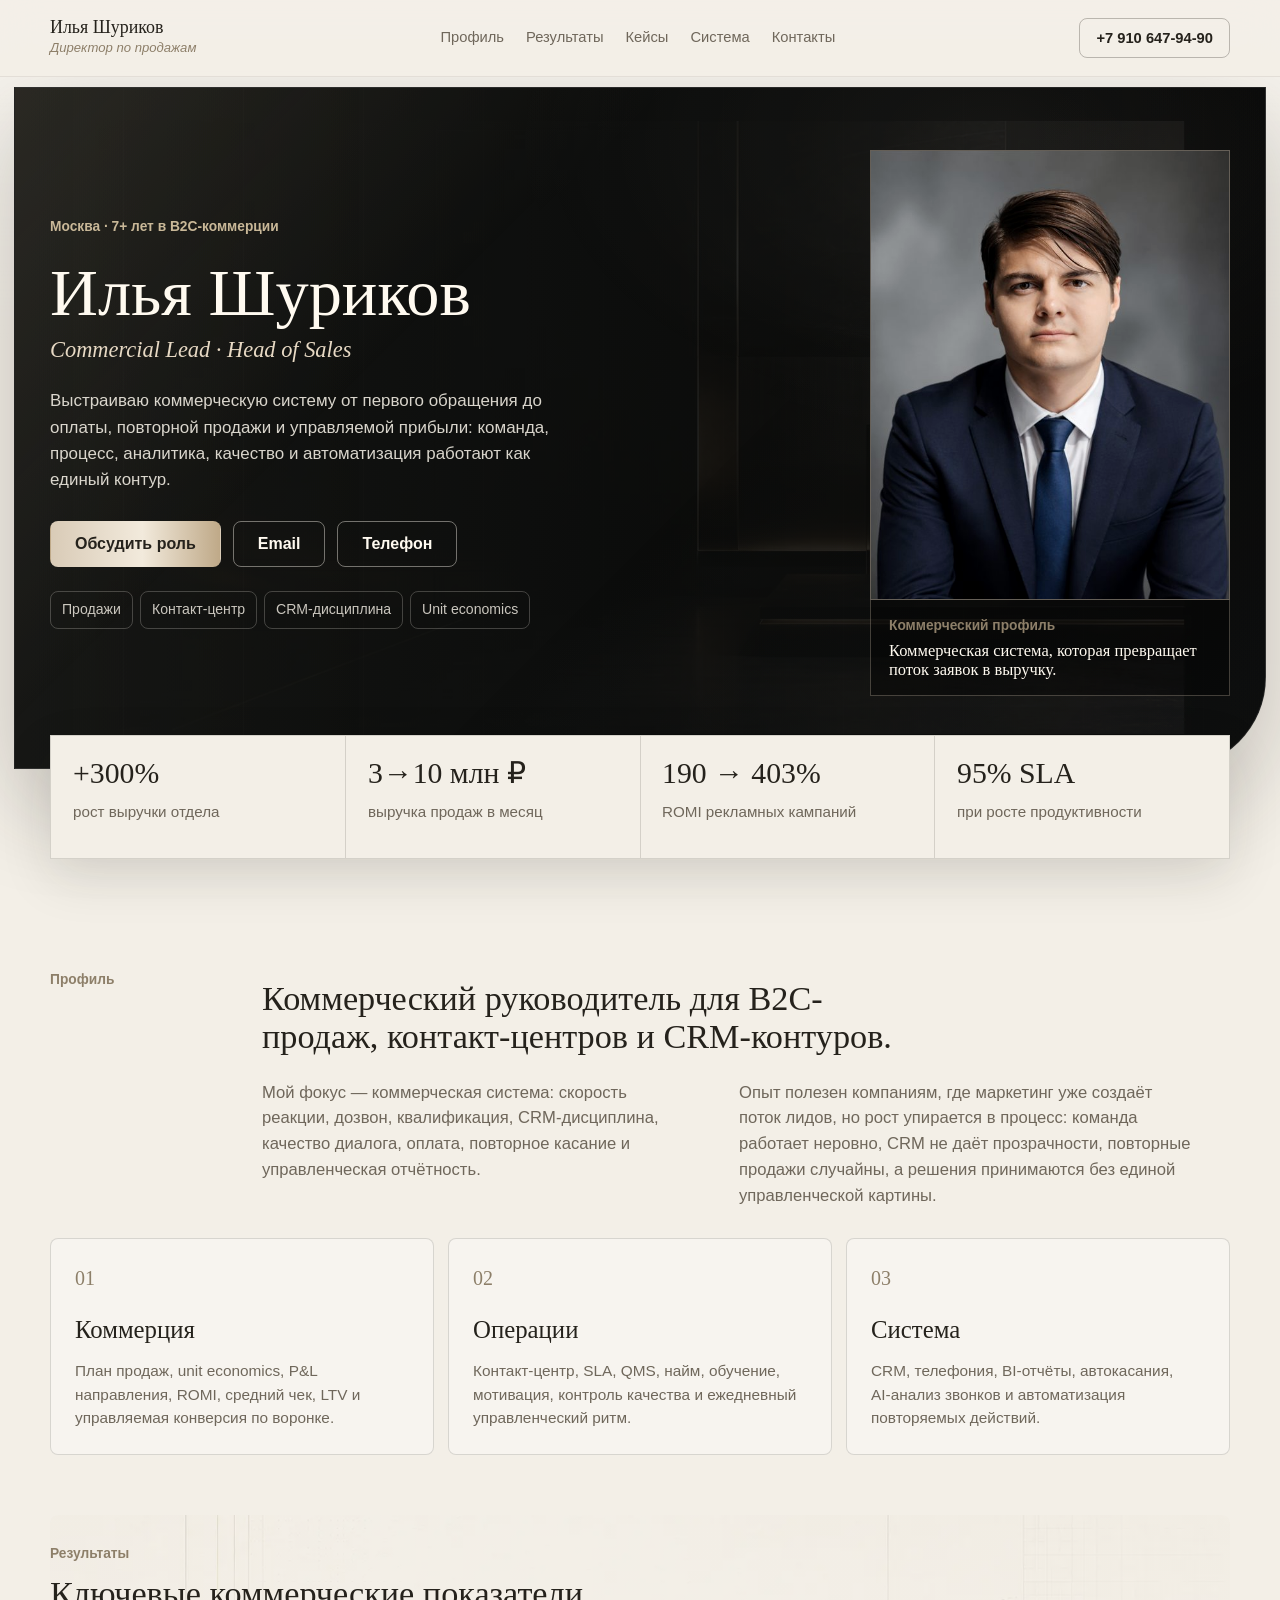
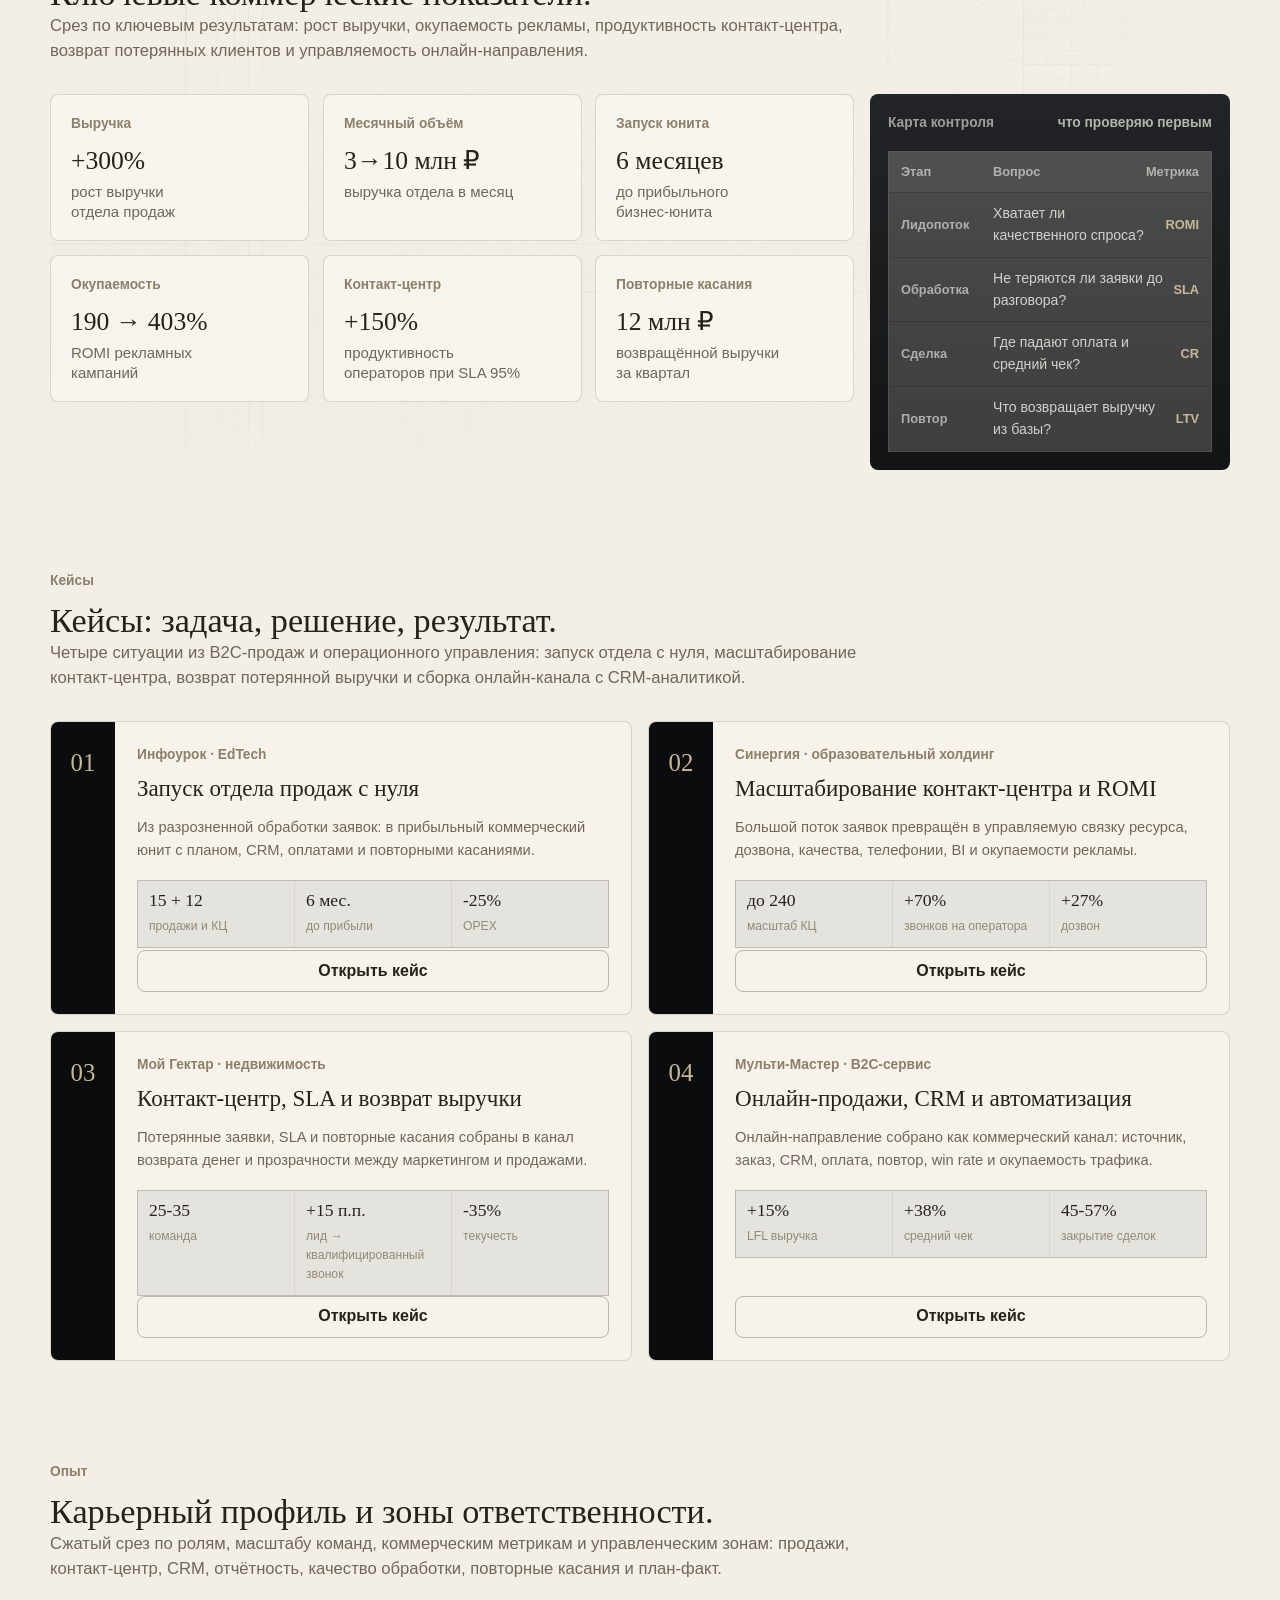
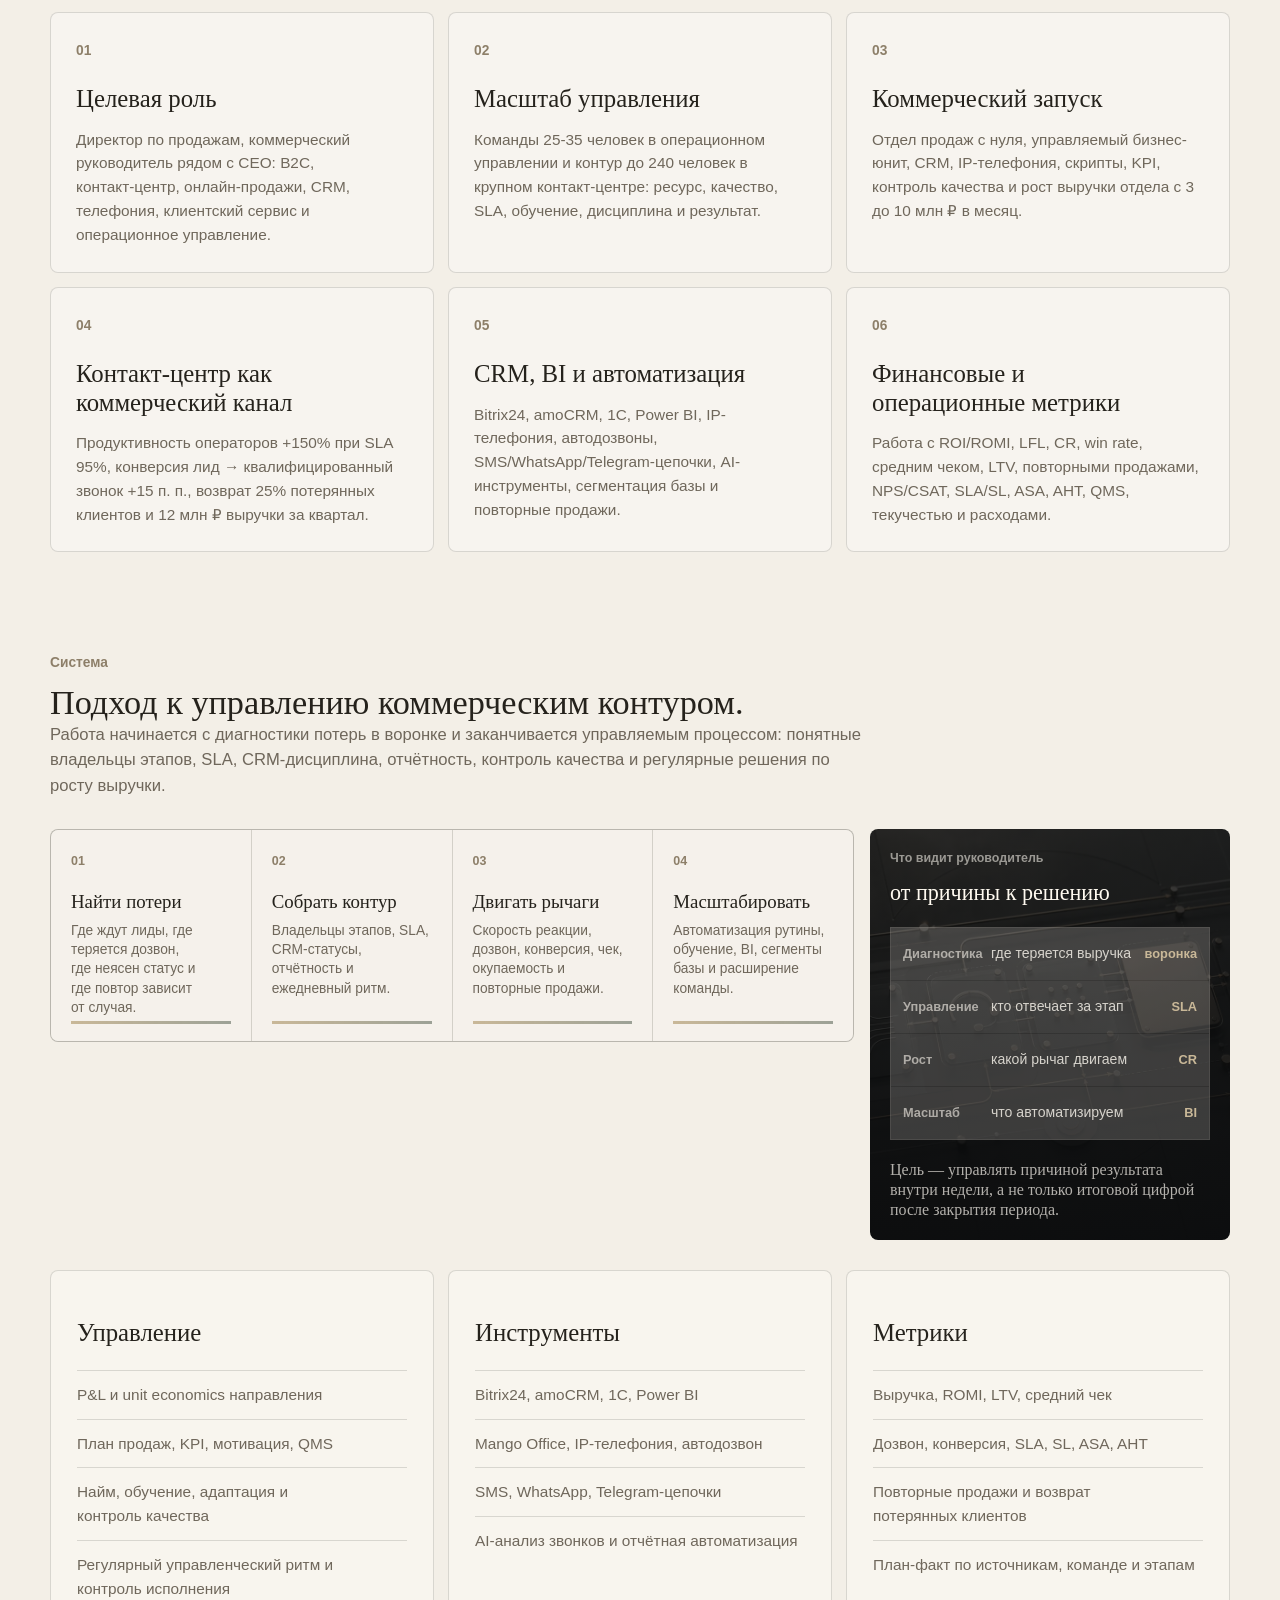
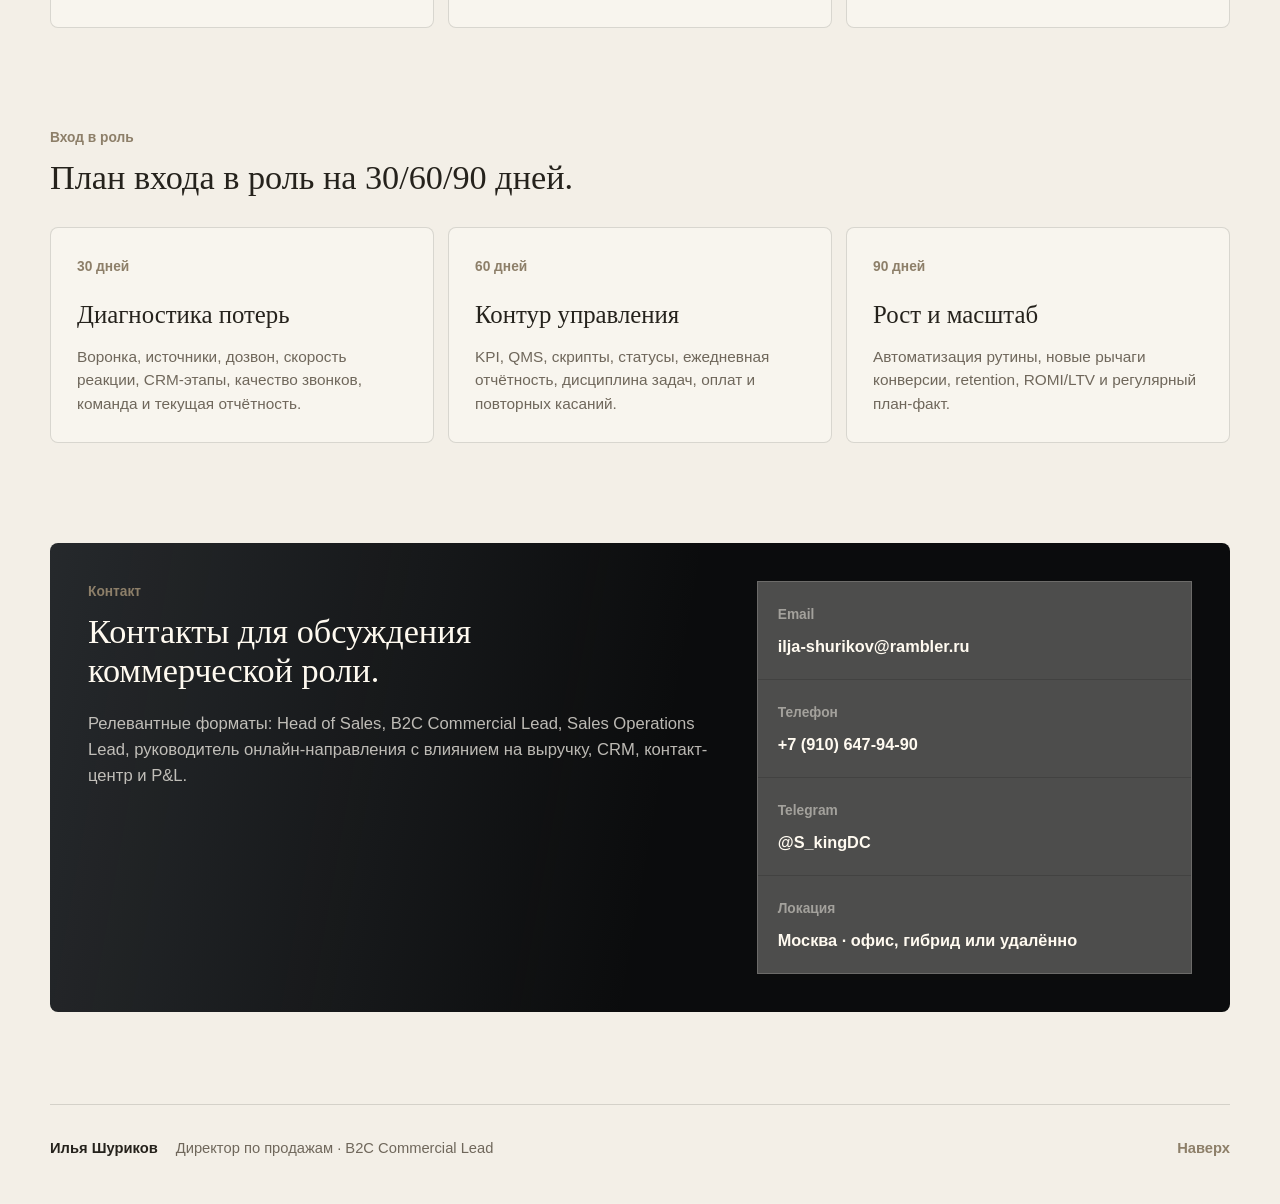
<file: index.html>
<!DOCTYPE html>
<html lang="ru">
<head>
  <meta charset="utf-8">
  <meta name="viewport" content="width=device-width, initial-scale=1.0">
  <title>Илья Шуриков | Commercial Lead · Head of Sales</title>
  <meta name="description" content="Илья Шуриков: коммерческий руководитель B2C. Продажи, контакт-центр, CRM, аналитика, P&L онлайн-направлений и автоматизация коммерческого контура.">
  <meta name="robots" content="index, follow, max-image-preview:large">
  <meta name="theme-color" content="#f3efe7">
  <meta property="og:type" content="profile">
  <meta property="og:title" content="Илья Шуриков | Commercial Lead · Head of Sales">
  <meta property="og:description" content="Коммерческий профиль: B2C-продажи, контакт-центр, CRM, Power BI, ROMI, SLA и управляемый рост выручки.">
  <meta property="og:image" content="https://kuzimas.github.io/ilya-shurikov/assets/ilya-portrait-720.jpg">
  <link rel="icon" href="data:image/svg+xml,%3Csvg xmlns='http://www.w3.org/2000/svg' viewBox='0 0 64 64'%3E%3Crect width='64' height='64' rx='8' fill='%230b0c0d'/%3E%3Cpath d='M18 46V18h5v28h-5Zm23 0V34H29v12h-5V18h5v11h12V18h5v28h-5Z' fill='%23d9cbb7'/%3E%3C/svg%3E">
  <link rel="canonical" href="https://kuzimas.github.io/ilya-shurikov/">
  <link rel="preload" as="image" href="assets/ilya-portrait-720.jpg" imagesrcset="assets/ilya-portrait-560.jpg 560w, assets/ilya-portrait-720.jpg 720w" imagesizes="(max-width: 700px) 280px, 360px" fetchpriority="high">
  <link rel="stylesheet" href="assets/executive.css?v=20260601-visual">
  <script>document.documentElement.classList.add("js");</script>
  <script type="application/ld+json">
    {
      "@context": "https://schema.org",
      "@type": "Person",
      "name": "Илья Шуриков",
      "jobTitle": "Commercial Lead · Head of Sales",
      "address": {
        "@type": "PostalAddress",
        "addressLocality": "Москва",
        "addressCountry": "RU"
      },
      "email": "mailto:ilja-shurikov@rambler.ru",
      "telephone": "+7-910-647-94-90",
      "sameAs": [
        "https://t.me/S_kingDC",
        "https://set.ki/TtGU52Z"
      ],
      "knowsAbout": [
        "B2C sales",
        "Contact centers",
        "CRM",
        "Bitrix24",
        "Power BI",
        "Sales operations",
        "ROMI",
        "LTV",
        "AI automation"
      ]
    }
  </script>
</head>
<body>
  <a class="skip-link" href="#main">Перейти к содержанию</a>
  <div class="scroll-progress" data-scroll-progress aria-hidden="true"></div>

  <header class="site-header" data-header>
    <div class="nav-shell">
      <a class="brand" href="#top" aria-label="Илья Шуриков, к началу страницы">
        <span class="brand-name">Илья Шуриков</span>
        <span class="brand-role">Директор по продажам</span>
      </a>

      <button class="menu-toggle" type="button" data-menu-toggle aria-expanded="false" aria-controls="site-nav">
        <span class="visually-hidden">Открыть меню</span>
        <span aria-hidden="true"></span>
        <span aria-hidden="true"></span>
      </button>

      <nav class="site-nav t-dropdown" id="site-nav" aria-label="Основная навигация" data-origin="top-right" data-nav>
        <a href="#profile">Профиль</a>
        <a href="#results">Результаты</a>
        <a href="#cases">Кейсы</a>
        <a href="#system">Система</a>
        <a href="#contacts">Контакты</a>
      </nav>

      <a class="header-phone" href="tel:+79106479490">+7 910 647-94-90</a>
    </div>
  </header>

  <main id="main">
    <section class="hero" id="top" aria-labelledby="hero-title">
      <div class="hero-surface">
        <div class="hero-inner">
          <div class="hero-copy reveal">
            <p class="overline">Москва · 7+ лет в B2C-коммерции</p>
            <h1 id="hero-title">Илья Шуриков</h1>
            <p class="hero-role">Commercial Lead · Head of Sales</p>
            <p class="hero-text">Выстраиваю коммерческую систему от первого обращения до оплаты, повторной продажи и управляемой прибыли: команда, процесс, аналитика, качество и автоматизация работают как единый контур.</p>

            <div class="hero-actions" aria-label="Контакты">
              <a class="button button-primary" href="https://t.me/S_kingDC">Обсудить роль</a>
              <a class="button button-secondary" href="mailto:ilja-shurikov@rambler.ru">Email</a>
              <a class="button button-secondary" href="tel:+79106479490">Телефон</a>
            </div>

            <ul class="scope-list t-avatar-group" aria-label="Ключевые зоны">
              <li class="t-avatar">Продажи</li>
              <li class="t-avatar">Контакт-центр</li>
              <li class="t-avatar">CRM-дисциплина</li>
              <li class="t-avatar">Unit economics</li>
            </ul>
          </div>

          <aside class="portrait-panel reveal delay-1" aria-label="Профиль Ильи Шурикова">
            <figure class="portrait-frame">
              <img src="assets/ilya-portrait-720.jpg" srcset="assets/ilya-portrait-560.jpg 560w, assets/ilya-portrait-720.jpg 720w" sizes="(max-width: 700px) 280px, 360px" alt="Илья Шуриков" width="720" height="900" fetchpriority="high" decoding="sync">
            </figure>
            <div class="portrait-note">
              <span>Коммерческий профиль</span>
              <strong>Коммерческая система, которая превращает поток заявок в выручку.</strong>
            </div>
          </aside>
        </div>
      </div>

      <dl class="proof-strip" aria-label="Ключевые результаты">
        <div class="reveal">
          <dt>+300%</dt>
          <dd>рост выручки отдела</dd>
        </div>
        <div class="reveal delay-1">
          <dt>3→10 млн ₽</dt>
          <dd>выручка продаж в месяц</dd>
        </div>
        <div class="reveal delay-2">
          <dt>190 → 403%</dt>
          <dd>ROMI рекламных кампаний</dd>
        </div>
        <div class="reveal delay-3">
          <dt>95% SLA</dt>
          <dd>при росте продуктивности</dd>
        </div>
      </dl>
    </section>

    <section class="section profile-section" id="profile" aria-labelledby="profile-title">
      <div class="section-grid reveal">
        <p class="section-label">Профиль</p>
        <div>
          <h2 id="profile-title">Коммерческий руководитель для B2C-продаж, контакт-центров и CRM-контуров.</h2>
          <div class="lead-copy">
            <p>Мой фокус — коммерческая система: скорость реакции, дозвон, квалификация, CRM-дисциплина, качество диалога, оплата, повторное касание и управленческая отчётность.</p>
            <p>Опыт полезен компаниям, где маркетинг уже создаёт поток лидов, но рост упирается в процесс: команда работает неровно, CRM не даёт прозрачности, повторные продажи случайны, а решения принимаются без единой управленческой картины.</p>
          </div>
        </div>
      </div>

      <div class="profile-cards">
        <article class="profile-card reveal">
          <span>01</span>
          <h3>Коммерция</h3>
          <p>План продаж, unit economics, P&L направления, ROMI, средний чек, LTV и управляемая конверсия по воронке.</p>
        </article>
        <article class="profile-card reveal delay-1">
          <span>02</span>
          <h3>Операции</h3>
          <p>Контакт-центр, SLA, QMS, найм, обучение, мотивация, контроль качества и ежедневный управленческий ритм.</p>
        </article>
        <article class="profile-card reveal delay-2">
          <span>03</span>
          <h3>Система</h3>
          <p>CRM, телефония, BI-отчёты, автокасания, AI-анализ звонков и автоматизация повторяемых действий.</p>
        </article>
      </div>
    </section>

    <section class="section results-section deferred" id="results" aria-labelledby="results-title" data-density="compact">
      <div class="section-head reveal">
        <p class="section-label">Результаты</p>
        <h2 id="results-title">Ключевые коммерческие показатели.</h2>
        <p>Срез по ключевым результатам: рост выручки, окупаемость рекламы, продуктивность контакт-центра, возврат потерянных клиентов и управляемость онлайн-направления.</p>
      </div>

      <div class="results-layout">
        <div class="metrics-grid" aria-label="Ключевые показатели">
          <article class="metric-card reveal">
            <span>Выручка</span>
            <strong>+300%</strong>
            <p>рост выручки отдела продаж</p>
          </article>
          <article class="metric-card reveal delay-1">
            <span>Месячный объём</span>
            <strong>3→10 млн ₽</strong>
            <p>выручка отдела в месяц</p>
          </article>
          <article class="metric-card reveal delay-2">
            <span>Запуск юнита</span>
            <strong>6 месяцев</strong>
            <p>до прибыльного бизнес-юнита</p>
          </article>
          <article class="metric-card reveal">
            <span>Окупаемость</span>
            <strong>190 → 403%</strong>
            <p>ROMI рекламных кампаний</p>
          </article>
          <article class="metric-card reveal delay-1">
            <span>Контакт-центр</span>
            <strong>+150%</strong>
            <p>продуктивность операторов при SLA 95%</p>
          </article>
          <article class="metric-card reveal delay-2">
            <span>Повторные касания</span>
            <strong>12 млн ₽</strong>
            <p>возвращённой выручки за квартал</p>
          </article>
        </div>

        <aside class="dashboard-panel reveal delay-3" aria-label="Схема коммерческого контура">
          <div class="dashboard-top">
            <span>Карта контроля</span>
            <strong>что проверяю первым</strong>
          </div>
          <div class="control-board">
            <div class="control-row control-head"><span>Этап</span><span>Вопрос</span><span>Метрика</span></div>
            <div class="control-row"><span>Лидопоток</span><p>Хватает ли качественного спроса?</p><b>ROMI</b></div>
            <div class="control-row"><span>Обработка</span><p>Не теряются ли заявки до разговора?</p><b>SLA</b></div>
            <div class="control-row"><span>Сделка</span><p>Где падают оплата и средний чек?</p><b>CR</b></div>
            <div class="control-row"><span>Повтор</span><p>Что возвращает выручку из базы?</p><b>LTV</b></div>
          </div>
        </aside>
      </div>
    </section>

    <section class="section cases-section deferred" id="cases" aria-labelledby="cases-title">
      <div class="section-head reveal">
        <p class="section-label">Кейсы</p>
        <h2 id="cases-title">Кейсы: задача, решение, результат.</h2>
        <p>Четыре ситуации из B2C-продаж и операционного управления: запуск отдела с нуля, масштабирование контакт-центра, возврат потерянной выручки и сборка онлайн-канала с CRM-аналитикой.</p>
      </div>

      <div class="case-grid">
        <article class="case-card case-teaser reveal">
          <div class="case-index">01</div>
          <div class="case-content">
            <p class="case-company">Инфоурок · EdTech</p>
            <h3>Запуск отдела продаж с нуля</h3>
            <p class="case-summary">Из разрозненной обработки заявок: в прибыльный коммерческий юнит с планом, CRM, оплатами и повторными касаниями.</p>
            <ul class="case-signals" aria-label="Ключевые показатели кейса Инфоурок">
              <li><strong>15 + 12</strong><span>продажи и КЦ</span></li>
              <li><strong>6 мес.</strong><span>до прибыли</span></li>
              <li><strong>-25%</strong><span>OPEX</span></li>
            </ul>
            <button class="case-open" type="button" data-case-target="case-infourok" aria-haspopup="dialog" aria-controls="case-infourok">Открыть кейс</button>
          </div>
        </article>

        <article class="case-card case-teaser reveal delay-1">
          <div class="case-index">02</div>
          <div class="case-content">
            <p class="case-company">Синергия · образовательный холдинг</p>
            <h3>Масштабирование контакт-центра и ROMI</h3>
            <p class="case-summary">Большой поток заявок превращён в управляемую связку ресурса, дозвона, качества, телефонии, BI и окупаемости рекламы.</p>
            <ul class="case-signals" aria-label="Ключевые показатели кейса Синергия">
              <li><strong>до 240</strong><span>масштаб КЦ</span></li>
              <li><strong>+70%</strong><span>звонков на оператора</span></li>
              <li><strong>+27%</strong><span>дозвон</span></li>
            </ul>
            <button class="case-open" type="button" data-case-target="case-synergy" aria-haspopup="dialog" aria-controls="case-synergy">Открыть кейс</button>
          </div>
        </article>

        <article class="case-card case-teaser reveal">
          <div class="case-index">03</div>
          <div class="case-content">
            <p class="case-company">Мой Гектар · недвижимость</p>
            <h3>Контакт-центр, SLA и возврат выручки</h3>
            <p class="case-summary">Потерянные заявки, SLA и повторные касания собраны в канал возврата денег и прозрачности между маркетингом и продажами.</p>
            <ul class="case-signals" aria-label="Ключевые показатели кейса Мой Гектар">
              <li><strong>25-35</strong><span>команда</span></li>
              <li><strong>+15 п.п.</strong><span>лид → квалифицированный звонок</span></li>
              <li><strong>-35%</strong><span>текучесть</span></li>
            </ul>
            <button class="case-open" type="button" data-case-target="case-hectare" aria-haspopup="dialog" aria-controls="case-hectare">Открыть кейс</button>
          </div>
        </article>

        <article class="case-card case-teaser reveal delay-1">
          <div class="case-index">04</div>
          <div class="case-content">
            <p class="case-company">Мульти-Мастер · B2C-сервис</p>
            <h3>Онлайн-продажи, CRM и автоматизация</h3>
            <p class="case-summary">Онлайн-направление собрано как коммерческий канал: источник, заказ, CRM, оплата, повтор, win rate и окупаемость трафика.</p>
            <ul class="case-signals" aria-label="Ключевые показатели кейса Мульти-Мастер">
              <li><strong>+15%</strong><span>LFL выручка</span></li>
              <li><strong>+38%</strong><span>средний чек</span></li>
              <li><strong>45-57%</strong><span>закрытие сделок</span></li>
            </ul>
            <button class="case-open" type="button" data-case-target="case-multimaster" aria-haspopup="dialog" aria-controls="case-multimaster">Открыть кейс</button>
          </div>
        </article>
      </div>

      <dialog class="case-dialog" id="case-infourok" aria-labelledby="case-infourok-title" closedby="any">
        <div class="case-dialog-shell">
          <button class="dialog-close" type="button" data-close-case aria-label="Закрыть разбор кейса">×</button>
          <header class="case-dialog-head">
            <p class="section-label">Разбор кейса · 01</p>
            <h3 id="case-infourok-title">Инфоурок: запуск отдела продаж с нуля</h3>
            <p>Фокус: превратить поток лидов в управляемый бизнес-юнит с ответственностью за план, оплату, качество обработки и повторные касания.</p>
          </header>
          <div class="case-dialog-grid">
            <section class="case-dashboard" aria-label="Ключевые показатели Инфоурок">
              <div class="dossier-kpis">
                <div><span>Выручка</span><strong>3 → 10 млн ₽</strong></div>
                <div><span>Окупаемость</span><strong>6 мес.</strong></div>
                <div><span>Новые клиенты</span><strong>50 → 100</strong></div>
                <div><span>LTV</span><strong>+22%</strong></div>
              </div>
              <div class="dossier-chart">
                <div class="bar-row" style="--value: 30%"><span>Старт</span><i></i><b>3 млн ₽</b></div>
                <div class="bar-row" style="--value: 64%"><span>Стабилизация</span><i></i><b>6+ млн ₽</b></div>
                <div class="bar-row" style="--value: 100%"><span>Плановый режим</span><i></i><b>10 млн ₽</b></div>
              </div>
              <ol class="dossier-flow">
                <li>Лид</li><li>CRM</li><li>Звонок</li><li>Оплата</li><li>Повтор</li>
              </ol>
            </section>
            <section class="case-narrative">
              <div>
                <h4>Проблема</h4>
                <p>Продажи нельзя было масштабировать без единого процесса: не хватало KPI, телефонии, скриптов, контроля качества и прозрачной CRM-дисциплины.</p>
              </div>
              <div>
                <h4>Собрано</h4>
                <p>Отдел продаж и контакт-центр, CRM, IP-телефония, скрипты, KPI, мотивация, контроль качества, анализ трафика и чат-бот оплаты.</p>
              </div>
              <div>
                <h4>Итог для бизнеса</h4>
                <p>Продажи стали не набором звонков, а бизнес-юнитом с планом, качеством, оплатами, повторными касаниями и регулярным управлением.</p>
              </div>
            </section>
          </div>
        </div>
      </dialog>

      <dialog class="case-dialog" id="case-synergy" aria-labelledby="case-synergy-title" closedby="any">
        <div class="case-dialog-shell">
          <button class="dialog-close" type="button" data-close-case aria-label="Закрыть разбор кейса">×</button>
          <header class="case-dialog-head">
            <p class="section-label">Разбор кейса · 02</p>
            <h3 id="case-synergy-title">Синергия: контакт-центр, ROMI и качество потока</h3>
            <p>Фокус: связать ресурс, скорость обработки, дозвон, телефонию, обучение, BI и рекламную окупаемость в одну систему контроля.</p>
          </header>
          <div class="case-dialog-grid">
            <section class="case-dashboard" aria-label="Ключевые показатели Синергия">
              <div class="dossier-kpis">
                <div><span>ROMI</span><strong>190 → 403%</strong></div>
                <div><span>Выручка</span><strong>750 → 810 млн ₽</strong></div>
                <div><span>Дозвон</span><strong>+27%</strong></div>
                <div><span>Адаптация</span><strong>-30%</strong></div>
              </div>
              <div class="dossier-chart">
                <div class="bar-row" style="--value: 47%"><span>ROMI до</span><i></i><b>190%</b></div>
                <div class="bar-row" style="--value: 76%"><span>После телефонии</span><i></i><b>300%+</b></div>
                <div class="bar-row" style="--value: 100%"><span>После BI/QMS</span><i></i><b>403%</b></div>
              </div>
              <ol class="dossier-flow">
                <li>Очередь</li><li>Дозвон</li><li>QMS</li><li>BI</li><li>ROMI</li>
              </ol>
            </section>
            <section class="case-narrative">
              <div>
                <h4>Проблема</h4>
                <p>При большом потоке заявок потери возникали на стыке очередей, скорости реакции, качества разговора и рекламной экономики.</p>
              </div>
              <div>
                <h4>Собрано</h4>
                <p>IP-телефония, Power BI-отчёты, SMS/WhatsApp/Telegram-цепочки, роботы-дозвоны, ресурсное планирование, обучение и контроль SL/ASA/AHT/NPS/CSAT.</p>
              </div>
              <div>
                <h4>Итог для бизнеса</h4>
                <p>Контакт-центр стал коммерческим механизмом: нагрузка, качество, дозвон и окупаемость рекламы видны в одном контуре.</p>
              </div>
            </section>
          </div>
        </div>
      </dialog>

      <dialog class="case-dialog" id="case-hectare" aria-labelledby="case-hectare-title" closedby="any">
        <div class="case-dialog-shell">
          <button class="dialog-close" type="button" data-close-case aria-label="Закрыть разбор кейса">×</button>
          <header class="case-dialog-head">
            <p class="section-label">Разбор кейса · 03</p>
            <h3 id="case-hectare-title">Мой Гектар: SLA, потерянные клиенты и возврат выручки</h3>
            <p>Фокус: вернуть контроль над обработкой клиентов и сделать повторное касание измеримым источником денег.</p>
          </header>
          <div class="case-dialog-grid">
            <section class="case-dashboard" aria-label="Ключевые показатели Мой Гектар">
              <div class="dossier-kpis">
                <div><span>Продуктивность</span><strong>+150%</strong></div>
                <div><span>SLA</span><strong>95%</strong></div>
                <div><span>Потерянные клиенты</span><strong>25% возврат</strong></div>
                <div><span>Q4 2024</span><strong>12 млн ₽</strong></div>
              </div>
              <div class="dossier-chart">
                <div class="bar-row" style="--value: 40%"><span>До</span><i></i><b>разрозненный процесс</b></div>
                <div class="bar-row" style="--value: 76%"><span>SLA/QMS</span><i></i><b>95%</b></div>
                <div class="bar-row" style="--value: 100%"><span>Возврат</span><i></i><b>12 млн ₽</b></div>
              </div>
              <ol class="dossier-flow">
                <li>Заявка</li><li>SLA</li><li>КЦ</li><li>Повтор</li><li>Выручка</li>
              </ol>
            </section>
            <section class="case-narrative">
              <div>
                <h4>Проблема</h4>
                <p>Клиент мог оставить заявку, не дозвониться или выпасть из процесса. Команда видела нагрузку, но не всегда видела деньги, которые теряются.</p>
              </div>
              <div>
                <h4>Собрано</h4>
                <p>Процессы КЦ и диспетчерской, KPI, Power BI + 1С, A/B-тесты скриптов, автообзвоны, SMS/WhatsApp-цепочки, мотивация и учёт времени.</p>
              </div>
              <div>
                <h4>Итог для бизнеса</h4>
                <p>КЦ перестал быть диспетчерской нагрузкой и стал каналом возврата денег, качества обработки и прозрачности между маркетингом и продажами.</p>
              </div>
            </section>
          </div>
        </div>
      </dialog>

      <dialog class="case-dialog" id="case-multimaster" aria-labelledby="case-multimaster-title" closedby="any">
        <div class="case-dialog-shell">
          <button class="dialog-close" type="button" data-close-case aria-label="Закрыть разбор кейса">×</button>
          <header class="case-dialog-head">
            <p class="section-label">Разбор кейса · 04</p>
            <h3 id="case-multimaster-title">Мульти-Мастер: онлайн-продажи, CRM и автоматизация</h3>
            <p>Фокус: видеть путь заявки от источника до оплаты, повтора, причины потери, следующего шага и окупаемости трафика.</p>
          </header>
          <div class="case-dialog-grid">
            <section class="case-dashboard" aria-label="Ключевые показатели Мульти-Мастер">
              <div class="dossier-kpis">
                <div><span>LFL выручка</span><strong>+15%</strong></div>
                <div><span>Средний чек</span><strong>+38%</strong></div>
                <div><span>Win rate</span><strong>45-57%</strong></div>
                <div><span>Активность</span><strong>×3,5</strong></div>
              </div>
              <div class="dossier-chart">
                <div class="bar-row" style="--value: 72%"><span>Чек до</span><i></i><b>6 867 ₽</b></div>
                <div class="bar-row" style="--value: 99%"><span>Чек после</span><i></i><b>9 442 ₽</b></div>
                <div class="bar-row" style="--value: 100%"><span>Пик</span><i></i><b>9 510 ₽</b></div>
              </div>
              <ol class="dossier-flow">
                <li>Источник</li><li>Bitrix24</li><li>Оплата</li><li>Повтор</li><li>BI</li>
              </ol>
            </section>
            <section class="case-narrative">
              <div>
                <h4>Проблема</h4>
                <p>В сервисном B2C одной заявки мало: нужен контроль источника, заказа, оплаты, причины потери, повторного контакта и экономики трафика.</p>
              </div>
              <div>
                <h4>Собрано</h4>
                <p>Связка 1С, Bitrix24, клиентской базы и ежедневных отчётов; сегменты повторных продаж, Telegram-бот, AI-квалификатор и карта автокоммуникаций.</p>
              </div>
              <div>
                <h4>Итог для бизнеса</h4>
                <p>Онлайн-направление стало коммерческим каналом с контролем win rate, LTV, среднего чека, повторных продаж и порогов окупаемости маркетинга.</p>
              </div>
            </section>
          </div>
        </div>
      </dialog>
    </section>

    <section class="section resume-section deferred" aria-labelledby="resume-evidence-title">
      <div class="section-head reveal">
        <p class="section-label">Опыт</p>
        <h2 id="resume-evidence-title">Карьерный профиль и зоны ответственности.</h2>
        <p>Сжатый срез по ролям, масштабу команд, коммерческим метрикам и управленческим зонам: продажи, контакт-центр, CRM, отчётность, качество обработки, повторные касания и план-факт.</p>
      </div>

      <div class="resume-matrix">
        <article class="resume-row reveal">
          <span>01</span>
          <h3>Целевая роль</h3>
          <p>Директор по продажам, коммерческий руководитель рядом с CEO: B2C, контакт-центр, онлайн-продажи, CRM, телефония, клиентский сервис и операционное управление.</p>
        </article>
        <article class="resume-row reveal delay-1">
          <span>02</span>
          <h3>Масштаб управления</h3>
          <p>Команды 25-35 человек в операционном управлении и контур до 240 человек в крупном контакт-центре: ресурс, качество, SLA, обучение, дисциплина и результат.</p>
        </article>
        <article class="resume-row reveal delay-2">
          <span>03</span>
          <h3>Коммерческий запуск</h3>
          <p>Отдел продаж с нуля, управляемый бизнес-юнит, CRM, IP-телефония, скрипты, KPI, контроль качества и рост выручки отдела с 3 до 10 млн ₽ в месяц.</p>
        </article>
        <article class="resume-row reveal">
          <span>04</span>
          <h3>Контакт-центр как коммерческий канал</h3>
          <p>Продуктивность операторов +150% при SLA 95%, конверсия лид → квалифицированный звонок +15 п. п., возврат 25% потерянных клиентов и 12 млн ₽ выручки за квартал.</p>
        </article>
        <article class="resume-row reveal delay-1">
          <span>05</span>
          <h3>CRM, BI и автоматизация</h3>
          <p>Bitrix24, amoCRM, 1С, Power BI, IP-телефония, автодозвоны, SMS/WhatsApp/Telegram-цепочки, AI-инструменты, сегментация базы и повторные продажи.</p>
        </article>
        <article class="resume-row reveal delay-2">
          <span>06</span>
          <h3>Финансовые и операционные метрики</h3>
          <p>Работа с ROI/ROMI, LFL, CR, win rate, средним чеком, LTV, повторными продажами, NPS/CSAT, SLA/SL, ASA, AHT, QMS, текучестью и расходами.</p>
        </article>
      </div>
    </section>

    <section class="section system-section deferred" id="system" aria-labelledby="system-title" data-density="compact">
      <div class="section-head reveal">
        <p class="section-label">Система</p>
        <h2 id="system-title">Подход к управлению коммерческим контуром.</h2>
        <p>Работа начинается с диагностики потерь в воронке и заканчивается управляемым процессом: понятные владельцы этапов, SLA, CRM-дисциплина, отчётность, контроль качества и регулярные решения по росту выручки.</p>
      </div>

      <div class="system-visual reveal">
        <ol class="system-roadmap" aria-label="Roadmap коммерческой системы">
          <li>
            <span>01</span>
            <strong>Найти потери</strong>
            <p>Где ждут лиды, где теряется дозвон, где неясен статус и где повтор зависит от случая.</p>
          </li>
          <li>
            <span>02</span>
            <strong>Собрать контур</strong>
            <p>Владельцы этапов, SLA, CRM-статусы, отчётность и ежедневный ритм.</p>
          </li>
          <li>
            <span>03</span>
            <strong>Двигать рычаги</strong>
            <p>Скорость реакции, дозвон, конверсия, чек, окупаемость и повторные продажи.</p>
          </li>
          <li>
            <span>04</span>
            <strong>Масштабировать</strong>
            <p>Автоматизация рутины, обучение, BI, сегменты базы и расширение команды.</p>
          </li>
        </ol>

        <aside class="operating-room" aria-label="Схема управленческого контура">
          <div class="operating-room-top">
            <span>Что видит руководитель</span>
            <strong>от причины к решению</strong>
          </div>
          <div class="decision-board">
            <div><span>Диагностика</span><p>где теряется выручка</p><b>воронка</b></div>
            <div><span>Управление</span><p>кто отвечает за этап</p><b>SLA</b></div>
            <div><span>Рост</span><p>какой рычаг двигаем</p><b>CR</b></div>
            <div><span>Масштаб</span><p>что автоматизируем</p><b>BI</b></div>
          </div>
          <p>Цель — управлять причиной результата внутри недели, а не только итоговой цифрой после закрытия периода.</p>
        </aside>
      </div>

      <div class="system-grid">
        <article class="system-card reveal">
          <h3>Управление</h3>
          <ul>
            <li>P&L и unit economics направления</li>
            <li>План продаж, KPI, мотивация, QMS</li>
            <li>Найм, обучение, адаптация и контроль качества</li>
            <li>Регулярный управленческий ритм и контроль исполнения</li>
          </ul>
        </article>
        <article class="system-card reveal delay-1">
          <h3>Инструменты</h3>
          <ul>
            <li>Bitrix24, amoCRM, 1С, Power BI</li>
            <li>Mango Office, IP-телефония, автодозвон</li>
            <li>SMS, WhatsApp, Telegram-цепочки</li>
            <li>AI-анализ звонков и отчётная автоматизация</li>
          </ul>
        </article>
        <article class="system-card reveal delay-2">
          <h3>Метрики</h3>
          <ul>
            <li>Выручка, ROMI, LTV, средний чек</li>
            <li>Дозвон, конверсия, SLA, SL, ASA, AHT</li>
            <li>Повторные продажи и возврат потерянных клиентов</li>
            <li>План-факт по источникам, команде и этапам</li>
          </ul>
        </article>
      </div>
    </section>

    <section class="section value-section deferred" aria-labelledby="value-title">
      <div class="section-head reveal">
        <p class="section-label">Вход в роль</p>
        <h2 id="value-title">План входа в роль на 30/60/90 дней.</h2>
      </div>

      <div class="timeline">
        <article class="timeline-card reveal">
          <span>30 дней</span>
          <h3>Диагностика потерь</h3>
          <p>Воронка, источники, дозвон, скорость реакции, CRM-этапы, качество звонков, команда и текущая отчётность.</p>
        </article>
        <article class="timeline-card reveal delay-1">
          <span>60 дней</span>
          <h3>Контур управления</h3>
          <p>KPI, QMS, скрипты, статусы, ежедневная отчётность, дисциплина задач, оплат и повторных касаний.</p>
        </article>
        <article class="timeline-card reveal delay-2">
          <span>90 дней</span>
          <h3>Рост и масштаб</h3>
          <p>Автоматизация рутины, новые рычаги конверсии, retention, ROMI/LTV и регулярный план-факт.</p>
        </article>
      </div>
    </section>

    <section class="contact-section deferred" id="contacts" aria-labelledby="contacts-title">
      <div class="contact-surface reveal">
        <div>
          <p class="section-label">Контакт</p>
          <h2 id="contacts-title">Контакты для обсуждения коммерческой роли.</h2>
          <p>Релевантные форматы: Head of Sales, B2C Commercial Lead, Sales Operations Lead, руководитель онлайн-направления с влиянием на выручку, CRM, контакт-центр и P&L.</p>
        </div>

        <div class="contact-list" aria-label="Контактная информация">
          <a href="mailto:ilja-shurikov@rambler.ru">
            <span>Email</span>
            <strong>ilja-shurikov@rambler.ru</strong>
          </a>
          <a href="tel:+79106479490">
            <span>Телефон</span>
            <strong>+7 (910) 647-94-90</strong>
          </a>
          <a href="https://t.me/S_kingDC">
            <span>Telegram</span>
            <strong>@S_kingDC</strong>
          </a>
          <div>
            <span>Локация</span>
            <strong>Москва · офис, гибрид или удалённо</strong>
          </div>
        </div>
      </div>
    </section>
  </main>

  <footer class="site-footer">
    <div>
      <strong>Илья Шуриков</strong>
      <span>Директор по продажам · B2C Commercial Lead</span>
    </div>
    <a href="#top">Наверх</a>
  </footer>

  <script src="assets/executive.js" defer></script>
</body>
</html>
</file>
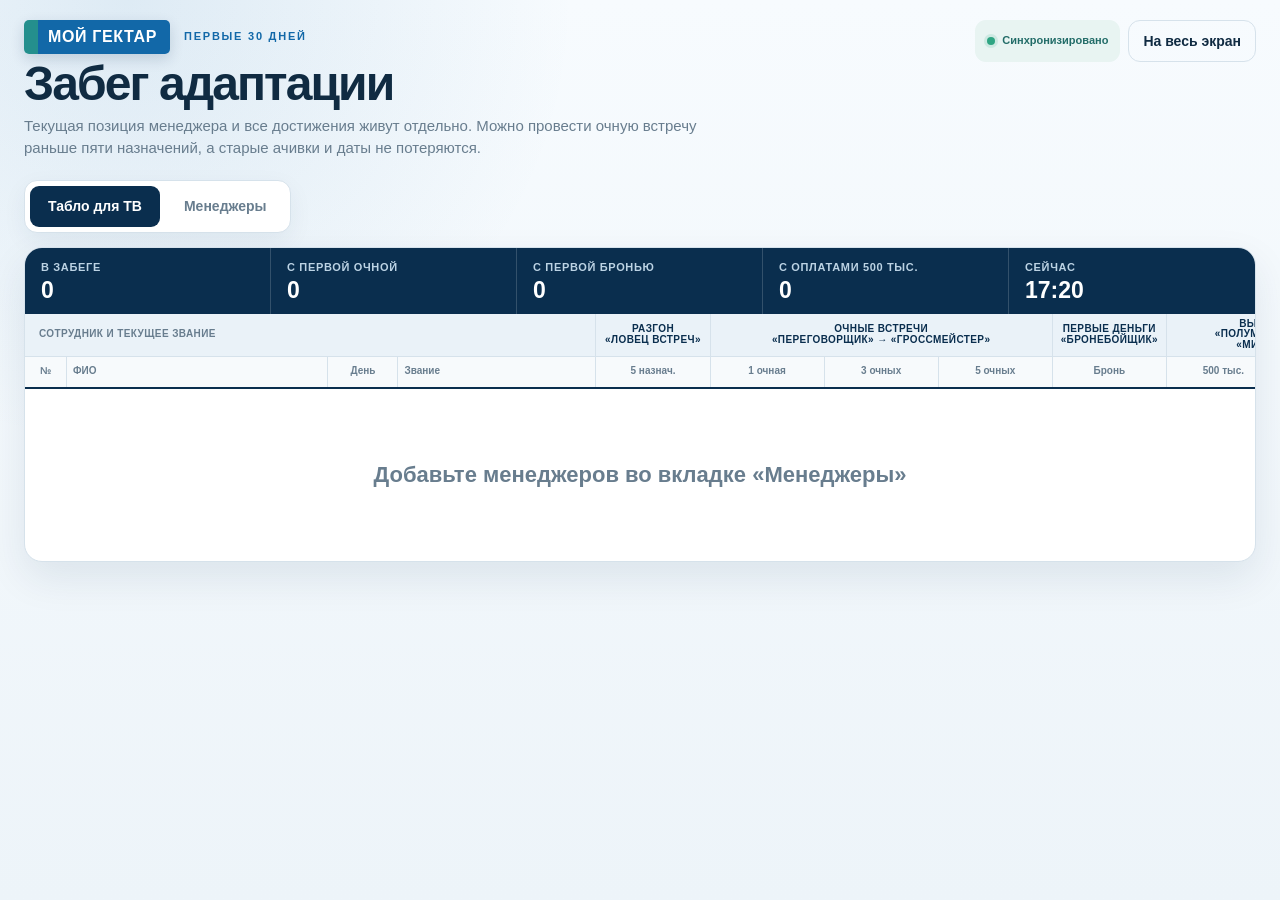
<file: adaptation/index.html>
<!doctype html>
<html lang="ru">
<head>
  <meta charset="utf-8">
  <meta name="viewport" content="width=device-width, initial-scale=1">
  <meta http-equiv="Cache-Control" content="no-cache, no-store, must-revalidate">
  <meta http-equiv="Pragma" content="no-cache">
  <meta http-equiv="Expires" content="0">
    <meta name="theme-color" content="#0a2e4e">
  <title>Панель адаптации менеджеров v4</title>
  <style>
    :root {
      --ink: #102b42;
      --muted: #687d8e;
      --paper: #edf4f9;
      --card: #ffffff;
      --line: #d6e2eb;
      --deep: #0a2e4e;
      --green: #1f9d68;
      --mint: #dff4ea;
      --yellow: #f0b323;
      --yellow-soft: #fff2c8;
      --blue: #1268a8;
      --blue-soft: #dceef9;
      --red: #52697b;
      --red-soft: #e7eef3;
      --teal: #248f8d;
      --teal-soft: #dff3f1;
      --premium: #6657a6;
      --today: #22c875;
      --today-bright: #52ec9a;
      --success: #20e875;
      --success-deep: #0fc85c;
      --success-glow: rgba(32, 232, 117, .52);
      --shadow: 0 16px 40px rgba(10, 46, 78, .09);
      --radius: 18px;
    }

    * { box-sizing: border-box; }
    html { scroll-behavior: smooth; }
    body {
      margin: 0;
      color: var(--ink);
      background:
        radial-gradient(circle at 10% 0%, rgba(18, 104, 168, .11), transparent 28rem),
        linear-gradient(180deg, #f7fbfe, var(--paper));
      font: 14px/1.45 Arial, Helvetica, sans-serif;
      min-height: 100vh;
    }
    button, input, select { font: inherit; }
    button { cursor: pointer; }
    button:focus-visible, input:focus-visible, select:focus-visible {
      outline: 3px solid rgba(40,119,168,.28);
      outline-offset: 2px;
    }

    .shell { max-width: 1800px; margin: 0 auto; padding: 20px 24px 28px; }
    .topbar {
      display: flex; align-items: flex-start; justify-content: space-between;
      gap: 20px; margin-bottom: 22px;
    }
    .brand-line { display: flex; align-items: center; gap: 14px; }
    .brand-mark { display: inline-grid; grid-template-columns: 14px auto; overflow: hidden; border-radius: 5px; color: white; font-size: 16px; font-weight: 900; letter-spacing: .04em; line-height: 34px; text-transform: uppercase; box-shadow: 0 5px 14px rgba(10,46,78,.16); }
    .brand-mark::before { content: ""; background: var(--teal); }
    .brand-mark span { padding: 0 13px 0 10px; background: var(--blue); }
    .eyebrow { color: var(--blue); font-size: 11px; font-weight: 800; letter-spacing: .16em; text-transform: uppercase; }
    h1 { margin: 5px 0 6px; font-size: clamp(28px, 4vw, 48px); line-height: 1.04; letter-spacing: -.04em; }
    .subtitle { margin: 0; color: var(--muted); max-width: 720px; font-size: 15px; }
    .actions { display: flex; gap: 8px; flex-wrap: wrap; justify-content: flex-end; }
    .btn {
      border: 1px solid var(--line); border-radius: 12px; padding: 10px 14px;
      background: var(--card); color: var(--ink); font-weight: 700;
      transition: transform .15s ease, box-shadow .15s ease, background .15s ease;
    }
    .btn:hover { transform: translateY(-1px); box-shadow: 0 8px 20px rgba(20,32,29,.08); }
    .btn.primary { background: var(--blue); color: white; border-color: var(--blue); }
    .btn.ghost { background: transparent; }
    .btn.danger { color: #6c7e8c; }
    .btn.small { padding: 7px 10px; border-radius: 9px; font-size: 12px; }

    .demo-note {
      display: none; align-items: center; justify-content: space-between; gap: 16px;
      margin-bottom: 14px; padding: 11px 14px; border: 1px solid #ecd584;
      border-radius: 13px; background: #fff7d8; color: #674f08;
    }
    .demo-note.visible { display: flex; }

    .scoreboard { display: grid; grid-template-columns: repeat(5, minmax(0, 1fr)); gap: 10px; margin-bottom: 14px; }
    .metric {
      min-height: 112px; padding: 16px; background: var(--card); border: 1px solid var(--line);
      border-radius: var(--radius); box-shadow: var(--shadow); position: relative; overflow: hidden;
    }
    .metric::after { content: ""; position: absolute; inset: auto -14px -25px auto; width: 70px; height: 70px; border-radius: 50%; background: rgba(29,123,89,.08); }
    .metric-label { color: var(--muted); font-size: 12px; font-weight: 700; }
    .metric-value { display: block; margin-top: 10px; font-size: 30px; line-height: 1; font-weight: 800; letter-spacing: -.04em; }
    .metric-hint { display: block; margin-top: 8px; color: var(--muted); font-size: 11px; }

    .legend {
      display: grid; grid-template-columns: auto 1fr; align-items: center; gap: 9px 16px;
      margin-bottom: 14px; padding: 12px 15px; border: 1px solid var(--line); border-radius: 14px;
      background: rgba(255,255,255,.82);
    }
    .legend strong { font-size: 12px; }
    .legend-items { display: flex; flex-wrap: wrap; gap: 13px; color: var(--muted); font-size: 12px; }
    .legend-item { display: inline-flex; align-items: center; gap: 6px; }
    .dot { width: 10px; height: 10px; border-radius: 50%; display: inline-block; }
    .dot.done { background: var(--success); box-shadow: 0 0 9px 2px var(--success-glow); }
    .dot.current { background: white; border: 3px solid var(--deep); width: 12px; height: 12px; }
    .dot.progress { background: var(--yellow); box-shadow: 0 0 7px rgba(240,179,35,.5); }
    .dot.future { background: #ddd9cd; }

    .cohorts { display: flex; gap: 8px; overflow-x: auto; padding: 3px 1px 12px; scrollbar-width: thin; }
    .cohort {
      flex: 0 0 auto; padding: 8px 12px; border-radius: 999px; border: 1px solid var(--line);
      background: rgba(255,255,255,.84); color: var(--muted); font-weight: 700; white-space: nowrap;
    }
    .cohort.active { background: var(--deep); color: white; border-color: var(--deep); }
    .cohort span { opacity: .72; font-weight: 500; }

    .workspace { background: var(--card); border: 1px solid var(--line); border-radius: 22px; box-shadow: var(--shadow); overflow: hidden; }
    .toolbar {
      display: grid; grid-template-columns: minmax(240px, 1fr) 190px 180px auto;
      gap: 10px; padding: 14px; border-bottom: 1px solid var(--line); background: #f5f9fc;
    }
    .field-control {
      width: 100%; border: 1px solid var(--line); border-radius: 11px; padding: 10px 12px;
      background: white; color: var(--ink);
    }
    .summary-line { align-self: center; justify-self: end; color: var(--muted); font-size: 12px; white-space: nowrap; }

    .race-head, .person {
      display: grid; grid-template-columns: 245px minmax(700px, 1fr) 160px 76px;
      align-items: center; min-width: 1220px;
    }
    .race-head { padding: 11px 16px; color: var(--muted); font-size: 10px; font-weight: 800; letter-spacing: .08em; text-transform: uppercase; border-bottom: 1px solid var(--line); }
    .people-scroll { overflow-x: auto; }
    .person { padding: 16px; border-bottom: 1px solid var(--line); transition: background .15s ease; }
    .person:last-child { border-bottom: 0; }
    .person:hover { background: #f5f9fc; }
    .person.dim { opacity: .65; }
    .person-name { font-size: 16px; font-weight: 800; line-height: 1.15; }
    .person-meta { display: flex; gap: 6px; flex-wrap: wrap; margin-top: 7px; }
    .pill { display: inline-flex; align-items: center; gap: 5px; border-radius: 999px; padding: 4px 8px; background: #ece9df; color: #5e6965; font-size: 10px; font-weight: 800; }
    .pill.green { background: var(--mint); color: #0d568c; }
    .pill.yellow { background: var(--yellow-soft); color: #715407; }
    .pill.blue { background: var(--blue-soft); color: #175a81; }
    .pill.red { background: var(--red-soft); color: #415665; }

    .track { display: grid; grid-template-columns: repeat(7, minmax(90px, 1fr)); position: relative; padding: 4px 10px 0; }
    .track::before { content: ""; position: absolute; top: 16px; left: 7%; right: 7%; height: 3px; background: #e2ded2; border-radius: 4px; }
    .stage { position: relative; z-index: 1; min-width: 0; text-align: center; }
    .stage-dot {
      display: grid; place-items: center; width: 26px; height: 26px; margin: 0 auto 7px;
      border-radius: 50%; border: 3px solid var(--card); background: #ddd9cd; color: white;
      box-shadow: 0 0 0 1px #d3cfc2; font-size: 11px; font-weight: 900;
    }
    .stage.done .stage-dot { background: var(--success); color: #063d21; box-shadow: 0 0 0 2px white, 0 0 13px 5px var(--success-glow); }
    .stage.done.revenue .stage-dot { background: var(--success); box-shadow: 0 0 0 2px white, 0 0 13px 5px var(--success-glow); }
    .stage.current .stage-dot { box-shadow: 0 0 0 2px white, 0 0 0 5px rgba(10,46,78,.22), 0 0 15px 7px var(--success-glow); }
    .stage.progress .stage-dot { background: var(--yellow); color: #4f3c08; box-shadow: 0 0 0 2px white, 0 0 9px 3px rgba(240,179,35,.42); }
    .stage-title { font-size: 10px; font-weight: 800; line-height: 1.15; min-height: 24px; }
    .stage-value { margin-top: 4px; font-size: 10px; color: var(--muted); white-space: nowrap; }
    .stage-date { margin-top: 3px; font-size: 9px; color: var(--blue); font-weight: 700; min-height: 13px; }
    .stage.progress .stage-date { color: #8a6500; }

    .money { text-align: right; }
    .money strong { display: block; font-size: 18px; }
    .money small { display: block; margin-top: 3px; font-weight: 900; }
    .money small.payment-due { color: #c62828; }
    .money small.payment-paid { color: #15803d; }
    .row-actions { display: flex; justify-content: flex-end; gap: 4px; }
    .icon-btn { border: 1px solid var(--line); background: white; width: 33px; height: 33px; border-radius: 10px; font-size: 16px; }
    .icon-btn:hover { background: #f2efe6; }

    .empty { padding: 70px 20px; text-align: center; color: var(--muted); }
    .empty strong { display: block; color: var(--ink); font-size: 20px; margin-bottom: 6px; }

    dialog { border: 0; padding: 0; width: min(900px, calc(100% - 26px)); max-height: calc(100vh - 26px); border-radius: 22px; box-shadow: 0 30px 100px rgba(8,19,16,.32); background: var(--card); color: var(--ink); }
    dialog::backdrop { background: rgba(8,19,16,.58); backdrop-filter: blur(3px); }
    .modal-head { display: flex; justify-content: space-between; gap: 16px; align-items: flex-start; padding: 20px 22px 15px; border-bottom: 1px solid var(--line); }
    .modal-head h2 { margin: 0; font-size: 23px; }
    .modal-head p { margin: 4px 0 0; color: var(--muted); font-size: 12px; }
    .close { border: 0; background: transparent; font-size: 26px; line-height: 1; color: var(--muted); }
    .modal-body { padding: 20px 22px; overflow: auto; max-height: calc(100vh - 170px); }
    .form-grid { display: grid; grid-template-columns: repeat(3, minmax(0, 1fr)); gap: 14px; }
    label { display: block; color: var(--muted); font-size: 11px; font-weight: 800; }
    label input, label select { display: block; margin-top: 6px; color: var(--ink); font-weight: 500; }
    .span-2 { grid-column: span 2; }
    .section-title { grid-column: 1 / -1; margin: 8px 0 -4px; padding-top: 14px; border-top: 1px solid var(--line); font-size: 12px; color: var(--ink); text-transform: uppercase; letter-spacing: .08em; }
    .formula-note { grid-column: 1 / -1; padding: 12px; border-radius: 12px; background: var(--blue-soft); color: #164d6d; font-size: 12px; }
    .history { grid-column: 1 / -1; display: grid; grid-template-columns: repeat(2, minmax(0, 1fr)); gap: 8px; }
    .history-item { display: flex; align-items: center; justify-content: space-between; gap: 8px; padding: 9px 10px; border: 1px solid var(--line); border-radius: 10px; background: white; }
    .history-item.done { border-color: var(--success-deep); background: #e8fff2; box-shadow: 0 0 10px rgba(32,232,117,.2); }
    .history-item span { font-size: 11px; font-weight: 700; }
    .history-item input { width: 135px; border: 1px solid var(--line); border-radius: 8px; padding: 6px; background: white; }
    .modal-foot { display: flex; justify-content: space-between; gap: 12px; padding: 14px 22px 20px; border-top: 1px solid var(--line); }
    .modal-foot-right { display: flex; gap: 8px; }
    .sr-only { position: absolute; width: 1px; height: 1px; padding: 0; margin: -1px; overflow: hidden; clip: rect(0,0,0,0); white-space: nowrap; border: 0; }

    .tabs { display: flex; gap: 6px; margin: 0 0 14px; padding: 5px; width: fit-content; border: 1px solid var(--line); border-radius: 13px; background: white; box-shadow: 0 8px 24px rgba(10,46,78,.06); }
    .tab-btn { border: 0; border-radius: 9px; padding: 10px 18px; background: transparent; color: var(--muted); font-weight: 900; }
    .tab-btn.active { background: var(--deep); color: white; }
    .tab-panel { display: none; }
    .tab-panel.active { display: block; }

    .tv-board { overflow: hidden; border-radius: 18px; background: white; border: 1px solid var(--line); box-shadow: var(--shadow); }
    .tv-summary { display: grid; grid-template-columns: repeat(5, minmax(0,1fr)); background: var(--deep); color: white; }
    .tv-kpi { padding: 12px 16px; border-right: 1px solid rgba(255,255,255,.17); }
    .tv-kpi:last-child { border-right: 0; }
    .tv-kpi span { display: block; color: #bcd3e4; font-size: 11px; font-weight: 800; text-transform: uppercase; letter-spacing: .06em; }
    .tv-kpi strong { display: block; margin-top: 3px; font-size: 23px; line-height: 1; }
    .tv-grid { display: grid; grid-template-columns: 42px minmax(220px, 1.65fr) 70px minmax(175px, 1.25fr) repeat(7, minmax(82px, .72fr)) 130px; align-items: stretch; min-width: 1500px; }
    .tv-groups { background: #eaf2f8; border-bottom: 1px solid var(--line); color: var(--deep); }
    .tv-groups > div { min-height: 42px; display: flex; align-items: center; justify-content: center; padding: 5px 8px; border-right: 1px solid var(--line); text-align: center; font-size: 10px; font-weight: 900; line-height: 1.05; text-transform: uppercase; letter-spacing: .04em; }
    .tv-groups .identity { grid-column: 1 / 5; justify-content: flex-start; padding-left: 14px; color: var(--muted); }
    .tv-groups .group-start { grid-column: 5; }
    .tv-groups .group-meet { grid-column: 6 / 9; }
    .tv-groups .group-book { grid-column: 9; }
    .tv-groups .group-money { grid-column: 10 / 12; }
    .tv-groups .group-bonus { grid-column: 12; }
    .tv-header { background: #f7fafc; border-bottom: 2px solid var(--deep); color: var(--muted); }
    .tv-header > div { display: flex; align-items: center; justify-content: center; min-height: 30px; padding: 4px 6px; border-right: 1px solid var(--line); text-align: center; font-size: 10px; font-weight: 900; line-height: 1.05; }
    .tv-row { --row-h: 48px; min-height: var(--row-h); border-bottom: 1px solid var(--line); }
    .tv-row:last-child { border-bottom: 0; }
    .tv-row:nth-child(even) { background: #f8fbfd; }
    .tv-row > div { min-width: 0; display: flex; align-items: center; justify-content: center; padding: 4px 7px; border-right: 1px solid #e4ecf2; }
    .tv-place { font-size: 16px; font-weight: 900; color: #8ca0af; }
    .tv-name { justify-content: flex-start !important; font-size: 21px; font-weight: 900; line-height: 1; letter-spacing: -.02em; white-space: nowrap; overflow: hidden; text-overflow: ellipsis; }
    .tv-day { font-size: 17px; font-weight: 900; }
    .tv-rank { justify-content: flex-start !important; gap: 8px; font-size: 14px; font-weight: 900; line-height: 1.05; }
    .rank-badge { flex: 0 0 auto; width: 11px; height: 26px; border-radius: 4px; background: var(--blue); }
    .rank-badge.revenue { background: var(--premium); }
    .tv-goal { flex-direction: column; gap: 2px; font-size: 11px; font-weight: 900; background: #f2f5f7; color: #8798a5; line-height: 1; }
    .tv-goal span { font-size: 9px; font-weight: 900; white-space: nowrap; }
    .tv-goal strong { font-size: 13px; font-weight: 900; letter-spacing: -.02em; white-space: nowrap; }
    .tv-goal.done { background: linear-gradient(135deg, var(--success), var(--success-deep)); color: #063d21; box-shadow: inset 0 0 0 2px rgba(255,255,255,.66), 0 0 14px 3px var(--success-glow); position: relative; z-index: 2; }
    .tv-goal.done.revenue { background: linear-gradient(135deg, var(--success), var(--success-deep)); }
    .tv-goal.progress { background: var(--yellow); color: #503c00; box-shadow: inset 0 0 0 2px rgba(255,255,255,.45); }
    @keyframes todayPulse {
      0%, 100% { background: #12985a; box-shadow: inset 0 0 0 2px rgba(255,255,255,.42), 0 0 0 rgba(34,200,117,0); }
      50% { background: var(--today-bright); color: #083c25; box-shadow: inset 0 0 0 3px white, 0 0 22px 5px rgba(34,200,117,.72); }
    }
    @keyframes todayDotPulse {
      0%, 100% { background: #12985a; box-shadow: 0 0 0 2px white, 0 0 0 4px rgba(34,200,117,.2); }
      50% { background: var(--today-bright); color: #083c25; box-shadow: 0 0 0 3px white, 0 0 18px 8px rgba(34,200,117,.68); }
    }
    .tv-goal.today { position: relative; z-index: 3; animation: todayPulse 1.35s ease-in-out infinite; }
    .stage.today .stage-dot { position: relative; z-index: 3; animation: todayDotPulse 1.35s ease-in-out infinite; }
    .stage.today .stage-date { color: #087a43; font-weight: 900; }
    .history-item.today { border-color: var(--today); background: #e8fff3; box-shadow: 0 0 0 3px rgba(34,200,117,.15); }
    @media (prefers-reduced-motion: reduce) {
      .tv-goal.today, .stage.today .stage-dot { animation: none; background: var(--today-bright); color: #083c25; box-shadow: inset 0 0 0 3px white, 0 0 12px 4px rgba(34,200,117,.55); }
    }
    .tv-bonus { justify-content: flex-end !important; padding-right: 12px !important; font-size: 17px; font-weight: 900; color: var(--deep); }
    .tv-empty { padding: 70px; text-align: center; color: var(--muted); font-size: 22px; font-weight: 800; }
    body.tv-density-medium .tv-row { --row-h: 36px; }
    body.tv-density-medium .tv-name { font-size: 18px; }
    body.tv-density-medium .tv-rank { font-size: 12px; }
    body.tv-density-medium .tv-goal { font-size: 10px; }
    body.tv-density-medium .tv-goal strong { font-size: 11px; }
    body.tv-density-dense .shell { padding: 10px 16px 16px; }
    body.tv-density-dense .topbar { margin-bottom: 8px; }
    body.tv-density-dense h1 { font-size: 30px; }
    body.tv-density-dense .subtitle { display: none; }
    body.tv-density-dense .tabs { margin-bottom: 7px; padding: 3px; }
    body.tv-density-dense .tab-btn { padding: 7px 14px; }
    body.tv-density-dense .tv-kpi { padding: 7px 12px; }
    body.tv-density-dense .tv-kpi strong { font-size: 18px; }
    body.tv-density-dense .tv-groups > div { min-height: 32px; }
    body.tv-density-dense .tv-header > div { min-height: 24px; }
    body.tv-density-dense .tv-row { --row-h: 28px; }
    body.tv-density-dense .tv-name { font-size: 17px; }
    body.tv-density-dense .tv-day, body.tv-density-dense .tv-bonus { font-size: 15px; }
    body.tv-density-dense .tv-rank { font-size: 11px; }
    body.tv-density-dense .rank-badge { height: 19px; width: 7px; }
    body.tv-density-dense .tv-goal { font-size: 9px; }
    body.tv-density-dense .tv-goal span { font-size: 7px; }
    body.tv-density-dense .tv-goal strong { display: block; font-size: 10px; }
    body.tv-mode { overflow-y: auto; }
    body.tv-mode .admin-only { display: none !important; }

    .manager-title { display: flex; align-items: flex-end; justify-content: space-between; gap: 20px; margin: 4px 0 14px; }
    .manager-title h2 { margin: 0; font-size: 25px; }
    .manager-title p { margin: 4px 0 0; color: var(--muted); }
    .sync-badge { display: inline-flex; align-items: center; min-height: 39px; padding: 0 12px; border-radius: 11px; background: #e8f4f2; color: #226c68; font-size: 11px; font-weight: 900; white-space: nowrap; }
    .sync-badge::before { content: ""; width: 8px; height: 8px; margin-right: 7px; border-radius: 50%; background: #2fa583; box-shadow: 0 0 0 3px rgba(47,165,131,.14); }
    .sync-badge.wait { background: #eef2f5; color: #667986; }
    .sync-badge.wait::before { background: #8a9aa5; }
    .sync-badge.error { background: #fff2c8; color: #725407; }
    .sync-badge.error::before { background: var(--yellow); }
    .auth-note { display: none; align-items: center; justify-content: space-between; gap: 18px; margin-bottom: 14px; padding: 13px 15px; border: 1px solid #d7e3eb; border-radius: 13px; background: white; color: var(--muted); }
    .auth-note a { display: inline-flex; flex: 0 0 auto; padding: 9px 13px; border-radius: 10px; background: var(--deep); color: white; font-weight: 900; text-decoration: none; }
    body.read-only .auth-note { display: flex; }
    body.read-only .write-only { display: none !important; }

    @media (max-width: 980px) {
      .shell { padding: 16px; }
      .topbar { flex-direction: column; }
      .actions { justify-content: flex-start; }
      .scoreboard { grid-template-columns: repeat(2, minmax(0, 1fr)); }
      .metric:last-child { grid-column: span 2; }
      .toolbar { grid-template-columns: 1fr 1fr; }
      .summary-line { justify-self: start; }
      .form-grid { grid-template-columns: repeat(2, minmax(0, 1fr)); }
    }
    @media (max-width: 620px) {
      .shell { padding: 10px; }
      h1 { font-size: 31px; }
      .scoreboard { gap: 7px; }
      .metric { padding: 13px; min-height: 100px; }
      .metric-value { font-size: 25px; }
      .legend { grid-template-columns: 1fr; }
      .toolbar { grid-template-columns: 1fr; }
      .summary-line { justify-self: start; }
      .form-grid { grid-template-columns: 1fr; }
      .span-2 { grid-column: auto; }
      .history { grid-template-columns: 1fr; }
      .modal-foot { flex-direction: column-reverse; }
      .modal-foot-right { display: grid; grid-template-columns: 1fr 1fr; }
      .demo-note { align-items: flex-start; }
    }
    @media print {
      body { background: white; }
      .shell { max-width: none; padding: 0; }
      .actions, .toolbar, .cohorts, .demo-note, .row-actions { display: none !important; }
      .workspace, .metric { box-shadow: none; }
      .person { break-inside: avoid; }
    }
  </style>
</head>
<body class="tv-mode read-only">
  <main class="shell">
    <header class="topbar">
      <div>
        <div class="brand-line"><div class="brand-mark"><span>Мой гектар</span></div><div class="eyebrow">Первые 30 дней</div></div>
        <h1>Забег адаптации</h1>
        <p class="subtitle">Текущая позиция менеджера и все достижения живут отдельно. Можно провести очную встречу раньше пяти назначений, а старые ачивки и даты не потеряются.</p>
      </div>
      <div class="actions">
        <span class="sync-badge wait" id="syncBadge">Подключение к базе</span>
        <button class="btn ghost" id="fullscreenBtn" type="button">На весь экран</button>
        <button class="btn ghost admin-only" id="printBtn" type="button">Печать</button>
        <button class="btn ghost admin-only" id="exportBtn" type="button">Скачать данные</button>
        <button class="btn ghost admin-only write-only" id="importBtn" type="button">Загрузить данные</button>
        <button class="btn primary admin-only write-only" id="addBtn" type="button">+ Добавить менеджера</button>
      </div>
    </header>

    <nav class="tabs" aria-label="Разделы панели">
      <button class="tab-btn active" type="button" data-tab="tv">Табло для ТВ</button>
      <button class="tab-btn" type="button" data-tab="manage">Менеджеры</button>
    </nav>

    <section class="tab-panel active" id="tvView">
      <div class="tv-board">
        <div class="tv-summary">
          <div class="tv-kpi"><span>В забеге</span><strong id="tvActiveCount">0</strong></div>
          <div class="tv-kpi"><span>С первой очной</span><strong id="tvMeetingCount">0</strong></div>
          <div class="tv-kpi"><span>С первой бронью</span><strong id="tvMoneyCount">0</strong></div>
          <div class="tv-kpi"><span>С оплатами 500 тыс.</span><strong id="tvPaidCount">0</strong></div>
          <div class="tv-kpi"><span>Сейчас</span><strong id="tvClock">00:00</strong></div>
        </div>
        <div class="people-scroll">
          <div class="tv-grid tv-groups">
            <div class="identity">Сотрудник и текущее звание</div>
            <div class="group-start">Разгон<br>«Ловец встреч»</div>
            <div class="group-meet">Очные встречи<br>«Переговорщик» → «Гроссмейстер»</div>
            <div class="group-book">Первые деньги<br>«Бронебойщик»</div>
            <div class="group-money">Высшая лига<br>«Полумиллионник» → «Миллионник»</div>
            <div class="group-bonus">Бонус</div>
          </div>
          <div class="tv-grid tv-header">
            <div>№</div><div style="justify-content:flex-start">ФИО</div><div>День</div><div style="justify-content:flex-start">Звание</div>
            <div>5 назнач.</div><div>1 очная</div><div>3 очных</div><div>5 очных</div><div>Бронь</div><div>500 тыс.</div><div>1 млн</div><div>Накоплено</div>
          </div>
          <div id="tvPeople"></div>
        </div>
      </div>
    </section>

    <section class="tab-panel" id="manageView">
      <section class="auth-note">
        <span><strong>Публичный режим просмотра.</strong> Чтобы изменять общий список, войдите в аккаунт владельца.</span>
        <a href="/signin-with-chatgpt?return_to=%2F" target="_top">Войти для редактирования</a>
      </section>
      <div class="manager-title">
        <div><h2>Менеджеры</h2><p>Здесь добавляются сотрудники, обновляются показатели, даты ачивок и выплаты.</p></div>
      </div>

      <section class="demo-note" id="demoNote">
        <span><strong>Сейчас показан пример.</strong> Можно отредактировать сотрудников или начать с чистого листа.</span>
        <button class="btn small write-only" id="clearDemoBtn" type="button">Очистить пример</button>
      </section>

      <section class="scoreboard" aria-label="Сводные показатели">
      <article class="metric"><span class="metric-label">В активном забеге</span><strong class="metric-value" id="activeCount">0</strong><span class="metric-hint">менеджеров в первых 30 днях</span></article>
      <article class="metric"><span class="metric-label">Накоплено бонусов</span><strong class="metric-value" id="earnedTotal">0 ₽</strong><span class="metric-hint">по уже зафиксированным ачивкам</span></article>
      <article class="metric"><span class="metric-label">Осталось выплатить</span><strong class="metric-value" id="owedTotal">0 ₽</strong><span class="metric-hint">накоплено минус выплачено</span></article>
      <article class="metric"><span class="metric-label">С первыми деньгами</span><strong class="metric-value" id="moneyCount">0</strong><span class="metric-hint">получили бронь от 30 000 ₽</span></article>
      <article class="metric"><span class="metric-label">Требуют внимания</span><strong class="metric-value" id="riskCount">0</strong><span class="metric-hint">день 15+, но еще нет очной встречи</span></article>
      </section>

      <section class="legend">
      <strong>Как читать забег</strong>
      <div class="legend-items">
        <span class="legend-item"><i class="dot done"></i> выполнено</span>
        <span class="legend-item"><i class="dot" style="background:#22c875;box-shadow:0 0 8px #22c875"></i> мигает зеленым, если достигнуто сегодня</span>
        <span class="legend-item"><i class="dot current"></i> самый дальний рубеж</span>
        <span class="legend-item"><i class="dot progress"></i> выполнение началось</span>
        <span class="legend-item"><i class="dot future"></i> показатель равен нулю</span>
      </div>
      </section>

      <nav class="cohorts" id="cohorts" aria-label="Недели выхода"></nav>

      <section class="workspace">
      <div class="toolbar">
        <label class="sr-only" for="search">Поиск сотрудника</label>
        <input class="field-control" id="search" type="search" placeholder="Поиск по ФИО или РОП">
        <select class="field-control" id="statusFilter" aria-label="Статус">
          <option value="all">Все статусы</option>
          <option value="active">В забеге</option>
          
          <option value="completed">Завершили 30 дней</option>
          <option value="left">Выбыли</option>
        </select>
        <select class="field-control" id="sortBy" aria-label="Сортировка">
          <option value="progress">По прогрессу</option>
          <option value="day">По дню адаптации</option>
          <option value="name">По ФИО</option>
          <option value="updated">По обновлению</option>
        </select>
        <span class="summary-line" id="updatedLabel"></span>
      </div>
      <div class="people-scroll">
        <div class="race-head">
          <span>Менеджер</span><span>Достижения слева направо</span><span style="text-align:right">Бонус</span><span></span>
        </div>
        <div id="people"></div>
      </div>
      </section>
    </section>
  </main>

  <dialog id="managerDialog">
    <form id="managerForm" method="dialog">
      <div class="modal-head">
        <div><h2 id="modalTitle">Новый менеджер</h2><p>При сохранении новые достижения фиксируются сегодняшней датой. Уже полученные ачивки не сбрасываются.</p></div>
        <button class="close" value="cancel" aria-label="Закрыть" type="button" id="closeDialog">×</button>
      </div>
      <div class="modal-body">
        <div class="form-grid">
          <label class="span-2">ФИО<input class="field-control" name="name" required placeholder="Иванов Иван"></label>
          <label>РОП / отдел<input class="field-control" name="team" placeholder="ФИО РОП"></label>
          <label>Первый день обучения<input class="field-control" name="startDate" type="date" required></label>
          <label>Статус<select class="field-control" name="status"><option value="active">В адаптации</option><option value="completed">Завершил 30 дней</option><option value="left">Выбыл</option></select></label>
          <label>Дата выбытия<input class="field-control" name="leftDate" type="date"></label>

          <strong class="section-title">Текущие фактические показатели</strong>
          <label>Назначено встреч<input class="field-control" name="appointed" type="number" min="0" step="1" value="0"></label>
          <label>Проведено очных<input class="field-control" name="held" type="number" min="0" step="1" value="0"></label>
          <label>Первая бронь, ₽<input class="field-control" name="booking" type="number" min="0" step="1000" value="0"></label>
          <label>Фактические оплаты, ₽<input class="field-control" name="paid" type="number" min="0" step="1000" value="0"></label>
          <label>Уже выплачено бонусов, ₽<input class="field-control" name="paidBonus" type="number" min="0" step="1000" value="0"></label>
          <label>Комментарий<input class="field-control" name="note" placeholder="Что важно учесть"></label>
          <div class="formula-note">При 500 000 ₽ фактических оплат бонус за продажи фиксируется на уровне 35 000 ₽. При 1 000 000 ₽ общий бонус за продажи становится 100 000 ₽, поэтому доплата после первого уровня составит 65 000 ₽.</div>

          <strong class="section-title">История ачивок</strong>
          <div class="history" id="historyFields"></div>
        </div>
      </div>
      <div class="modal-foot">
        <button class="btn danger" id="deleteBtn" type="button">Удалить</button>
        <div class="modal-foot-right"><button class="btn" id="cancelBtn" type="button">Отмена</button><button class="btn primary" type="submit">Сохранить</button></div>
      </div>
    </form>
  </dialog>

  <input id="importFile" class="sr-only" type="file" accept="application/json,.json">

  <script>
    (() => {
      const STORAGE_KEY = 'adaptation-race-v1';
      const REMOTE_STATE_URL = './state.json';
      const money = new Intl.NumberFormat('ru-RU', { maximumFractionDigits: 0 });
      const dateFmt = new Intl.DateTimeFormat('ru-RU', { day: '2-digit', month: '2-digit' });
      const fullDateFmt = new Intl.DateTimeFormat('ru-RU', { day: '2-digit', month: 'long', year: 'numeric' });
      const goals = [
        { key: 'appointed5', title: '5 назначенных', rank: 'Ловец встреч', shortRank: 'Ловец', field: 'appointed', target: 5, amount: 5000, value: m => `${m.appointed || 0} / 5` },
        { key: 'held1', title: '1-я очная', rank: 'Переговорщик', shortRank: 'Переговорщик', field: 'held', target: 1, amount: 5000, value: m => `${m.held || 0} / 1` },
        { key: 'held3', title: '3 очных', rank: 'Мастер диалога', shortRank: 'Мастер', field: 'held', target: 3, amount: 10000, value: m => `${m.held || 0} / 3` },
        { key: 'held5', title: '5 очных', rank: 'Гроссмейстер встреч', shortRank: 'Гроссмейстер', field: 'held', target: 5, amount: 10000, value: m => `${m.held || 0} / 5` },
        { key: 'booking30', title: 'Бронь 30 тыс.', rank: 'Бронебойщик', shortRank: 'Бронебойщик', field: 'booking', target: 30000, amount: 7000, value: m => `${shortMoney(m.booking)} / 30 тыс.` },
        { key: 'paid500', title: 'Оплаты 500 тыс.', rank: 'Полумиллионник', shortRank: '500К', field: 'paid', target: 500000, amount: 35000, value: m => `${shortMoney(m.paid)} / 500 тыс.` },
        { key: 'paid1000', title: 'Оплаты 1 млн', rank: 'Миллионник', shortRank: '1М', field: 'paid', target: 1000000, amount: 65000, value: m => `${shortMoney(m.paid)} / 1 млн` }
      ];

      const el = id => document.getElementById(id);
      const todayISO = () => new Date().toISOString().slice(0, 10);
      const uid = () => (crypto.randomUUID ? crypto.randomUUID() : String(Date.now()) + Math.random());
      const parseDate = value => value ? new Date(value + 'T12:00:00') : null;
      const formatDate = value => value ? dateFmt.format(parseDate(value)) : '';
      const formatMoney = value => `${money.format(Math.max(0, Number(value) || 0))} ₽`;
      function shortMoney(value) {
        const n = Number(value) || 0;
        if (n >= 1000000) return `${(n / 1000000).toLocaleString('ru-RU', { maximumFractionDigits: 1 })} млн`;
        if (n >= 1000) return `${Math.round(n / 1000)} тыс.`;
        return String(n);
      }
      function escapeHtml(value = '') {
        return String(value).replace(/[&<>'"]/g, ch => ({ '&':'&amp;', '<':'&lt;', '>':'&gt;', "'":'&#39;', '"':'&quot;' }[ch]));
      }
      function dayOf(m) {
        const start = parseDate(m.startDate);
        if (!start) return 1;
        const end = m.status === 'left' && m.leftDate ? parseDate(m.leftDate) : parseDate(todayISO());
        return Math.max(1, Math.floor((end - start) / 86400000) + 1);
      }
      function effectiveStatus(m) {
        if (m.status === 'left') return 'left';
        return dayOf(m) > 30 || m.status === 'completed' ? 'completed' : 'active';
      }
      function isReached(m, goal) { return Boolean(m.dates && m.dates[goal.key]) || Number(m[goal.field] || 0) >= goal.target; }
      function isStarted(m, goal) { return !isReached(m, goal) && Number(m[goal.field] || 0) > 0; }
      function isTodayAchievement(m, goal) { return Boolean(m.dates && m.dates[goal.key] === todayISO()); }
      function earned(m) {
        let result = 0;
        goals.slice(0, 5).forEach(g => { if (isReached(m, g)) result += g.amount; });
        if (isReached(m, goals[6])) result += 100000;
        else if (isReached(m, goals[5])) result += 35000;
        const statuses = m.payoutStatuses && typeof m.payoutStatuses === 'object' ? m.payoutStatuses : {};
        const canceled = goals.reduce((sum, g) => sum + (isReached(m, g) && statuses[g.key] === 'canceled' ? g.amount : 0), 0);
        return Math.max(0, result - canceled);
      }
      function furthest(m) {
        let index = -1;
        goals.forEach((g, i) => { if (isReached(m, g)) index = i; });
        return index;
      }
      function rankOf(m) {
        const index = furthest(m);
        return { title: index >= 0 ? goals[index].rank : 'Новобранец', revenue: index >= 5 };
      }
      function nextGoal(m) { return goals.find(g => !isReached(m, g)); }
      function isoWeek(value) {
        const date = parseDate(value) || new Date();
        const d = new Date(Date.UTC(date.getFullYear(), date.getMonth(), date.getDate()));
        const dayNum = d.getUTCDay() || 7;
        d.setUTCDate(d.getUTCDate() + 4 - dayNum);
        const yearStart = new Date(Date.UTC(d.getUTCFullYear(), 0, 1));
        const week = Math.ceil((((d - yearStart) / 86400000) + 1) / 7);
        return `${d.getUTCFullYear()}-W${String(week).padStart(2, '0')}`;
      }
      function weekLabel(key) {
        const [year, weekPart] = key.split('-W');
        const simple = new Date(Number(year), 0, 1 + (Number(weekPart) - 1) * 7);
        const day = simple.getDay() || 7;
        const monday = new Date(simple); monday.setDate(simple.getDate() - day + 1);
        const sunday = new Date(monday); sunday.setDate(monday.getDate() + 6);
        return `${formatDate(monday.toISOString().slice(0,10))} - ${formatDate(sunday.toISOString().slice(0,10))}`;
      }

      const demo = [
        { id: uid(), name: 'Анна Смирнова', team: 'РОП Вильданов', startDate: offsetDate(-9), status: 'active', leftDate: '', appointed: 4, held: 1, booking: 30000, paid: 0, paidBonus: 5000, note: 'Очная прошла раньше пяти назначений', dates: { held1: offsetDate(-2), booking30: offsetDate(-1) }, updatedAt: new Date().toISOString(), demo: true },
        { id: uid(), name: 'Максим Волков', team: 'РОП Востриков', startDate: offsetDate(-17), status: 'active', leftDate: '', appointed: 7, held: 3, booking: 50000, paid: 500000, paidBonus: 52000, note: '', dates: { appointed5: offsetDate(-12), held1: offsetDate(-10), held3: offsetDate(-3), booking30: offsetDate(-9), paid500: offsetDate(-1) }, updatedAt: new Date().toISOString(), demo: true },
        { id: uid(), name: 'Игорь Петров', team: 'РОП Кузнецов', startDate: offsetDate(-5), status: 'left', leftDate: offsetDate(-1), appointed: 2, held: 0, booking: 0, paid: 0, paidBonus: 0, note: 'Выбыл на первой неделе', dates: {}, updatedAt: new Date().toISOString(), demo: true }
      ];
      function offsetDate(days) { const d = new Date(); d.setDate(d.getDate() + days); return d.toISOString().slice(0,10); }

      let state = load();
      let cohortFilter = 'all';
      let editingId = null;
      let canEditRemote = false;
      let syncBusy = false;
      let pushQueued = false;

      function load() {
        try {
          const raw = localStorage.getItem(STORAGE_KEY);
          if (raw) return JSON.parse(raw);
        } catch (_) {}
        return { managers: demo, demoMode: true, lastUpdated: new Date().toISOString() };
      }
      function cacheState() {
        localStorage.setItem(STORAGE_KEY, JSON.stringify(state));
      }
      function setSyncStatus(text, type = '') {
        el('syncBadge').textContent = text;
        el('syncBadge').className = `sync-badge ${type}`.trim();
      }
      function setEditAccess(value) {
        canEditRemote = Boolean(value);
        document.body.classList.toggle('read-only', !canEditRemote);
      }
      function save() {
        state.lastUpdated = new Date().toISOString();
        cacheState();
        render();
        if (canEditRemote) void pushRemote();
      }
      async function pushRemote() {
        setSyncStatus('Зеркало только для просмотра', 'wait');
      }
      async function fetchRemote() {
        if (syncBusy) return;
        syncBusy = true;
        try {
          const response = await fetch(`${REMOTE_STATE_URL}?v=${Date.now()}`, { cache: 'no-store' });
          const result = await response.json();
          if (!response.ok) throw new Error('Ошибка загрузки');
          setEditAccess(false);
          if (result && Array.isArray(result.managers)) {
            state = result;
            state.demoMode = false;
            cacheState();
            render();
            setSyncStatus('Синхронизировано');
          }
        } catch (_) {
          setSyncStatus('Нет связи с базой', 'error');
        } finally {
          syncBusy = false;
        }
      }

      function render() {
        const active = state.managers.filter(m => effectiveStatus(m) === 'active' && !m.hideFromTv);
        el('activeCount').textContent = active.length;
        const totalEarned = state.managers.reduce((sum, m) => sum + earned(m), 0);
        const totalPaid = state.managers.reduce((sum, m) => sum + Number(m.paidBonus || 0), 0);
        el('earnedTotal').textContent = formatMoney(totalEarned);
        el('owedTotal').textContent = formatMoney(Math.max(0, totalEarned - totalPaid));
        el('moneyCount').textContent = state.managers.filter(m => isReached(m, goals[4])).length;
        el('riskCount').textContent = active.filter(m => dayOf(m) >= 15 && !isReached(m, goals[1])).length;
        el('demoNote').classList.toggle('visible', Boolean(state.demoMode));
        el('updatedLabel').textContent = state.lastUpdated ? `Обновлено ${fullDateFmt.format(new Date(state.lastUpdated))}, ${new Date(state.lastUpdated).toLocaleTimeString('ru-RU', {hour:'2-digit', minute:'2-digit'})}` : '';
        renderCohorts();
        renderPeople();
        renderTV(active);
      }

      function renderTV(activeManagers) {
        const active = [...activeManagers].sort((a,b) => furthest(b) - furthest(a) || earned(b) - earned(a) || a.name.localeCompare(b.name, 'ru'));
        el('tvActiveCount').textContent = active.length;
        el('tvMeetingCount').textContent = active.filter(m => isReached(m, goals[1])).length;
        el('tvMoneyCount').textContent = active.filter(m => isReached(m, goals[4])).length;
        el('tvPaidCount').textContent = active.filter(m => isReached(m, goals[5])).length;
        document.body.classList.remove('tv-density-medium', 'tv-density-dense');
        if (document.body.classList.contains('tv-mode')) {
          if (active.length > 20) document.body.classList.add('tv-density-dense');
          else if (active.length > 12) document.body.classList.add('tv-density-medium');
        }
        el('tvPeople').innerHTML = active.length ? active.map(tvRow).join('') : `<div class="tv-empty">Добавьте менеджеров во вкладке «Менеджеры»</div>`;
      }

      function tvRow(m, index) {
        const rank = rankOf(m);
        const cells = goals.map((g, i) => {
          const done = isReached(m, g);
          const started = isStarted(m, g);
          const today = done && isTodayAchievement(m, g);
          const revenue = i >= 5 ? ' revenue' : '';
          const content = done ? `<span>${today ? '★ СЕГОДНЯ' : '✓ ВЫПОЛНЕНО'}</span><strong>${g.value(m)}</strong>` : started ? `<span>В ПРОЦЕССЕ</span><strong>${g.value(m)}</strong>` : `<strong>${g.value(m)}</strong>`;
          return `<div class="tv-goal ${done ? 'done' : started ? 'progress' : ''}${today ? ' today' : ''}${revenue}">${content}</div>`;
        }).join('');
        return `<div class="tv-grid tv-row">
          <div class="tv-place">${index + 1}</div>
          <div class="tv-name" title="${escapeHtml(m.name)}">${escapeHtml(m.name)}</div>
          <div class="tv-day">${Math.min(dayOf(m), 30)}</div>
          <div class="tv-rank"><i class="rank-badge ${rank.revenue ? 'revenue' : ''}"></i><span>${rank.title}</span></div>
          ${cells}
          <div class="tv-bonus">${formatMoney(earned(m))}</div>
        </div>`;
      }

      function renderCohorts() {
        const counts = new Map();
        state.managers.forEach(m => { const key = isoWeek(m.startDate); counts.set(key, (counts.get(key) || 0) + 1); });
        const weeks = [...counts.keys()].sort().reverse();
        el('cohorts').innerHTML = `<button class="cohort ${cohortFilter === 'all' ? 'active' : ''}" data-week="all">Все недели <span>${state.managers.length}</span></button>` +
          weeks.map(key => `<button class="cohort ${cohortFilter === key ? 'active' : ''}" data-week="${key}">${weekLabel(key)} <span>${counts.get(key)}</span></button>`).join('');
      }

      function renderPeople() {
        const query = el('search').value.trim().toLowerCase();
        const status = el('statusFilter').value;
        const sort = el('sortBy').value;
        let rows = state.managers.filter(m => {
          const textMatch = `${m.name} ${m.team || ''}`.toLowerCase().includes(query);
          const statusMatch = status === 'all' || effectiveStatus(m) === status;
          const weekMatch = cohortFilter === 'all' || isoWeek(m.startDate) === cohortFilter;
          return textMatch && statusMatch && weekMatch;
        });
        rows.sort((a,b) => {
          const leftOrder = Number(effectiveStatus(a) === 'left') - Number(effectiveStatus(b) === 'left');
          if (leftOrder) return leftOrder;
          if (sort === 'name') return a.name.localeCompare(b.name, 'ru');
          if (sort === 'day') return dayOf(b) - dayOf(a);
          if (sort === 'updated') return String(b.updatedAt).localeCompare(String(a.updatedAt));
          return furthest(b) - furthest(a) || earned(b) - earned(a);
        });
        el('people').innerHTML = rows.length ? rows.map(personRow).join('') : `<div class="empty"><strong>Никого не найдено</strong>Измените фильтр или добавьте менеджера.</div>`;
      }

      function personRow(m) {
        const far = furthest(m);
        const status = effectiveStatus(m);
        const next = nextGoal(m);
        const stageHtml = goals.map((g, i) => {
          const done = isReached(m, g);
          const started = isStarted(m, g);
          const today = done && isTodayAchievement(m, g);
          const cls = [done ? 'done' : '', started ? 'progress' : '', today ? 'today' : '', done && far === i ? 'current' : '', i >= 5 ? 'revenue' : ''].filter(Boolean).join(' ');
          const icon = done ? '✓' : started ? '↗' : i + 1;
          const date = m.dates && m.dates[g.key] ? (today ? 'сегодня' : formatDate(m.dates[g.key])) : (started ? 'в процессе' : '');
          return `<div class="stage ${cls}" title="${escapeHtml(g.title)}: ${done ? 'выполнено' : started ? 'в процессе' : 'показатель равен нулю'}"><div class="stage-dot">${icon}</div><div class="stage-title">${g.title}</div><div class="stage-value">${g.value(m)}</div><div class="stage-date">${date}</div></div>`;
        }).join('');
        const statusPill = status === 'active' ? `<span class="pill green">день ${Math.min(dayOf(m),30)} из 30</span>` : status === 'completed' ? `<span class="pill blue">30 дней завершены</span>` : `<span class="pill red">выбыл${m.leftDate ? ' ' + formatDate(m.leftDate) : ''}</span>`;
        const currentRank = rankOf(m);
        const nextPill = next ? `<span class="pill yellow">фокус: ${next.title}</span>` : `<span class="pill green">все рубежи взяты</span>`;
        const owed = Math.max(0, earned(m) - Number(m.paidBonus || 0));
        return `<article class="person ${status === 'left' ? 'dim' : ''}" data-id="${m.id}">
          <div><div class="person-name">${escapeHtml(m.name)}</div><div class="person-meta">${statusPill}<span class="pill ${currentRank.revenue ? 'red' : 'blue'}">звание: ${currentRank.title}</span>${m.team ? `<span class="pill">${escapeHtml(m.team)}</span>` : ''}${nextPill}</div>${m.note ? `<div class="person-meta"><span class="pill">${escapeHtml(m.note)}</span></div>` : ''}</div>
          <div class="track">${stageHtml}</div>
          <div class="money"><strong>${formatMoney(earned(m))}</strong><small class="${owed ? 'payment-due' : 'payment-paid'}">${owed ? `к выплате ${formatMoney(owed)}` : 'выплачено полностью'}</small></div>
          <div class="row-actions">${canEditRemote ? `<button class="icon-btn edit-btn" title="Обновить" aria-label="Обновить ${escapeHtml(m.name)}">✎</button>` : ''}</div>
        </article>`;
      }

      function openManager(id = null) {
        if (!canEditRemote) return;
        editingId = id;
        const m = id ? state.managers.find(x => x.id === id) : null;
        el('modalTitle').textContent = m ? 'Обновить менеджера' : 'Новый менеджер';
        el('deleteBtn').style.visibility = m ? 'visible' : 'hidden';
        const form = el('managerForm');
        form.reset();
        const values = m || { name:'', team:'', startDate:todayISO(), status:'active', leftDate:'', appointed:0, held:0, booking:0, paid:0, paidBonus:0, note:'', dates:{} };
        ['name','team','startDate','status','leftDate','appointed','held','booking','paid','paidBonus','note'].forEach(key => { if (form.elements[key]) form.elements[key].value = values[key] ?? ''; });
        el('historyFields').innerHTML = goals.map(g => `<label class="history-item ${values.dates && values.dates[g.key] ? 'done' : ''} ${values.dates && values.dates[g.key] === todayISO() ? 'today' : ''}"><span>${g.title}<br><small>звание «${g.rank}», бонус ${formatMoney(g.amount)}</small></span><input type="date" name="date_${g.key}" value="${values.dates && values.dates[g.key] || ''}" aria-label="Дата: ${g.title}"></label>`).join('');
        el('managerDialog').showModal();
      }

      el('managerForm').addEventListener('submit', event => {
        event.preventDefault();
        if (!canEditRemote) return;
        const formData = new FormData(event.currentTarget);
        const existing = editingId ? state.managers.find(x => x.id === editingId) : null;
        const m = {
          id: existing ? existing.id : uid(),
          name: String(formData.get('name') || '').trim(),
          team: String(formData.get('team') || '').trim(),
          startDate: String(formData.get('startDate') || todayISO()),
          status: String(formData.get('status') || 'active'),
          leftDate: String(formData.get('leftDate') || ''),
          appointed: Number(formData.get('appointed') || 0),
          held: Number(formData.get('held') || 0),
          booking: Number(formData.get('booking') || 0),
          paid: Number(formData.get('paid') || 0),
          paidBonus: Number(formData.get('paidBonus') || 0),
          note: String(formData.get('note') || '').trim(),
          dates: {}, updatedAt: new Date().toISOString(), demo: false
        };
        if (!m.name) return;
        goals.forEach(g => {
          const manualDate = String(formData.get(`date_${g.key}`) || '');
          const previousDate = existing && existing.dates ? existing.dates[g.key] : '';
          if (manualDate) m.dates[g.key] = manualDate;
          else if (previousDate) m.dates[g.key] = previousDate;
          else if (Number(m[g.field] || 0) >= g.target) m.dates[g.key] = todayISO();
        });
        if (m.status === 'left' && !m.leftDate) m.leftDate = todayISO();
        if (editingId) state.managers = state.managers.map(x => x.id === editingId ? m : x);
        else state.managers.push(m);
        state.demoMode = state.managers.some(x => x.demo);
        el('managerDialog').close();
        save();
      });

      el('people').addEventListener('click', event => {
        const btn = event.target.closest('.edit-btn');
        if (btn) openManager(btn.closest('.person').dataset.id);
      });
      function setTab(tab) {
        document.querySelectorAll('.tab-btn').forEach(btn => btn.classList.toggle('active', btn.dataset.tab === tab));
        el('tvView').classList.toggle('active', tab === 'tv');
        el('manageView').classList.toggle('active', tab === 'manage');
        document.body.classList.toggle('tv-mode', tab === 'tv');
        document.body.classList.remove('tv-density-medium', 'tv-density-dense');
        if (tab === 'tv') renderTV(state.managers.filter(m => effectiveStatus(m) === 'active' && !m.hideFromTv));
      }
      document.querySelectorAll('.tab-btn').forEach(btn => btn.addEventListener('click', () => setTab(btn.dataset.tab)));
      el('cohorts').addEventListener('click', event => {
        const btn = event.target.closest('[data-week]');
        if (!btn) return;
        cohortFilter = btn.dataset.week;
        render();
      });
      ['search','statusFilter','sortBy'].forEach(id => el(id).addEventListener(id === 'search' ? 'input' : 'change', renderPeople));
      el('addBtn').addEventListener('click', () => openManager());
      el('fullscreenBtn').addEventListener('click', async () => {
        try {
          if (!document.fullscreenElement) await document.documentElement.requestFullscreen();
          else await document.exitFullscreen();
        } catch (_) {}
      });
      el('closeDialog').addEventListener('click', () => el('managerDialog').close());
      el('cancelBtn').addEventListener('click', () => el('managerDialog').close());
      el('deleteBtn').addEventListener('click', () => {
        if (!editingId) return;
        const m = state.managers.find(x => x.id === editingId);
        if (confirm(`Удалить ${m.name}? Это действие нельзя отменить.`)) {
          state.managers = state.managers.filter(x => x.id !== editingId);
          state.demoMode = state.managers.some(x => x.demo);
          el('managerDialog').close(); save();
        }
      });
      el('clearDemoBtn').addEventListener('click', () => {
        state.managers = state.managers.filter(m => !m.demo);
        state.demoMode = false; save();
      });
      el('printBtn').addEventListener('click', () => window.print());
      el('exportBtn').addEventListener('click', () => {
        const blob = new Blob([JSON.stringify({ version: 1, exportedAt: new Date().toISOString(), ...state }, null, 2)], { type: 'application/json' });
        const a = document.createElement('a'); a.href = URL.createObjectURL(blob); a.download = `adaptation-race-${todayISO()}.json`; a.click(); URL.revokeObjectURL(a.href);
      });
      el('importBtn').addEventListener('click', () => el('importFile').click());
      el('importFile').addEventListener('change', async event => {
        const file = event.target.files[0]; if (!file) return;
        try {
          const imported = JSON.parse(await file.text());
          if (!Array.isArray(imported.managers)) throw new Error('bad');
          state = { managers: imported.managers, demoMode: false, lastUpdated: new Date().toISOString() };
          save(); alert(`Загружено менеджеров: ${state.managers.length}`);
        } catch (_) { alert('Не удалось загрузить файл. Нужен JSON, скачанный из этой панели.'); }
        event.target.value = '';
      });

      function updateClock() { el('tvClock').textContent = new Date().toLocaleTimeString('ru-RU', { hour: '2-digit', minute: '2-digit' }); }
      updateClock();
      setInterval(updateClock, 30000);
      render();
      void fetchRemote(true);
      setInterval(() => void fetchRemote(false), 5000);
    })();
  </script>
</body>
</html>
</file>
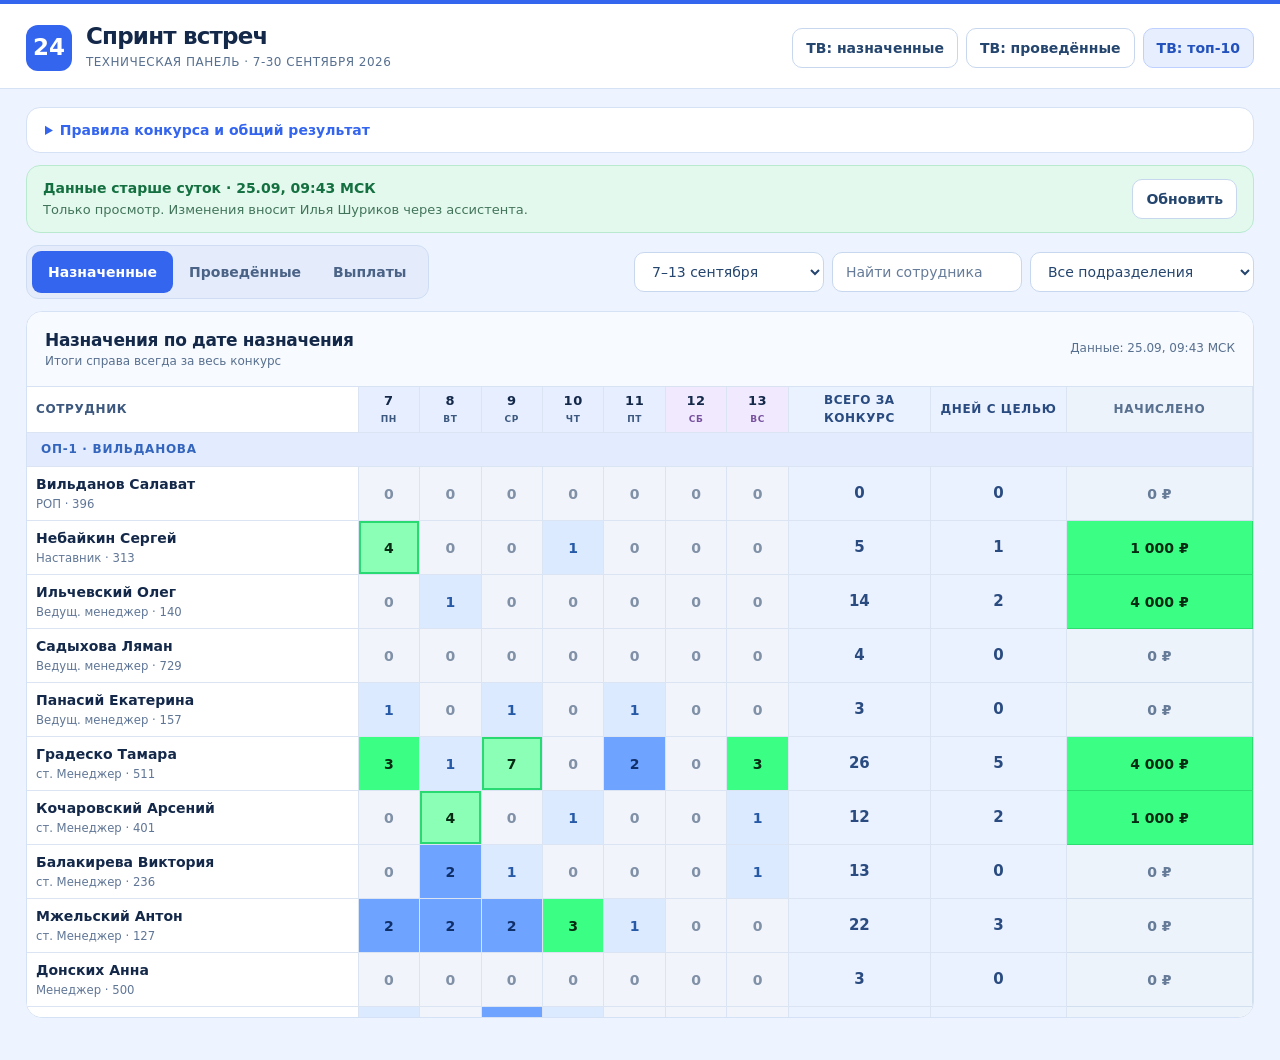
<file: golden-meetings/index.html>
<!doctype html>
<html lang="ru">
<head>
  <meta charset="utf-8">
  <meta name="viewport" content="width=device-width, initial-scale=1">
  <meta name="description" content="Спринт встреч менеджеров Мой гектар с 7 по 30 сентября 2026">
  <meta name="theme-color" content="#0b0e14">
  <title>Спринт встреч · 7-30 сентября</title>
  <style>
    :root{
      --bg:#060b14;--bg2:#0b1423;--panel:#0e192a;--panel2:#121f33;--line:#22324a;
      --text:#f7f2e5;--muted:#8da0bb;--gold:#f4bd45;--gold2:#ffdd79;--gold3:#b8780e;
      --green:#37d89c;--red:#ff6d7b;--blue:#6db7ff;--shadow:0 22px 70px rgba(0,0,0,.35);
    }
    *{box-sizing:border-box}
    html{scroll-behavior:smooth}
    body{margin:0;min-width:1180px;background:
      radial-gradient(circle at 78% -10%,rgba(244,189,69,.16),transparent 30%),
      radial-gradient(circle at 15% 10%,rgba(47,108,180,.14),transparent 34%),var(--bg);
      color:var(--text);font:14px/1.45 Inter,ui-sans-serif,system-ui,-apple-system,"Segoe UI",sans-serif}
    button,input,select{font:inherit}
    button{cursor:pointer}a.btn{text-decoration:none}
    .shell{min-height:100vh}
    .top{position:sticky;top:0;z-index:40;padding:18px 26px 16px;background:rgba(6,11,20,.86);backdrop-filter:blur(18px);border-bottom:1px solid rgba(255,255,255,.07)}
    .topline{display:flex;align-items:center;justify-content:space-between;gap:20px;max-width:1880px;margin:auto}
    .brand{display:flex;align-items:center;gap:14px;min-width:300px}
    .mark{width:46px;height:46px;display:grid;place-items:center;border-radius:15px;background:linear-gradient(145deg,#ffe9a3,#d99413 60%,#7a4300);box-shadow:0 0 34px rgba(244,189,69,.25);font-size:24px}
    .brand h1{font-size:18px;line-height:1.1;margin:0;letter-spacing:.01em}.brand p{margin:5px 0 0;color:var(--muted);font-size:12px;text-transform:uppercase;letter-spacing:.14em}
    .actions{display:flex;align-items:center;gap:8px}
    .btn,.select,.search{height:40px;border:1px solid var(--line);color:var(--text);background:#0d1726;border-radius:11px;padding:0 13px;outline:none}
    .btn{display:inline-flex;align-items:center;justify-content:center;gap:7px;font-weight:750}.btn:hover{border-color:#50617b;background:#132136}.btn.gold{border-color:#b37b1f;background:linear-gradient(135deg,#ffd873,#c68819);color:#241500;box-shadow:0 8px 22px rgba(207,143,24,.16)}
    .btn.active{border-color:#c9902d;color:#ffd873;background:#271c0b}.btn.icon{width:40px;padding:0}.file{display:none}
    .content{max-width:1880px;margin:0 auto;padding:24px 26px 42px}
    .hero{display:grid;grid-template-columns:minmax(500px,1.4fr) minmax(580px,1fr);gap:16px;margin-bottom:16px}
    .hero-main,.rules{position:relative;overflow:hidden;border:1px solid rgba(255,255,255,.09);border-radius:22px;background:linear-gradient(145deg,rgba(20,34,54,.94),rgba(10,18,31,.94));box-shadow:var(--shadow)}
    .hero-main{padding:24px 26px}.hero-main:after{content:"";position:absolute;right:-70px;top:-90px;width:270px;height:270px;border-radius:50%;background:radial-gradient(circle,rgba(255,205,87,.28),transparent 68%);pointer-events:none}
    .eyebrow{display:flex;align-items:center;gap:8px;color:#ffd66d;font-size:11px;font-weight:850;text-transform:uppercase;letter-spacing:.16em}.eyebrow:before{content:"";width:23px;height:2px;background:#ffd66d}
    .hero h2{margin:12px 0 8px;font-size:35px;line-height:1.06;max-width:680px;letter-spacing:-.035em}.hero-main>p{margin:0;color:#a9b7cb;max-width:720px}
    .stats{display:grid;grid-template-columns:repeat(4,1fr);gap:10px;margin-top:23px}
    .stat{padding:13px 14px;border:1px solid rgba(255,255,255,.07);background:rgba(5,11,20,.42);border-radius:14px}.stat span{display:block;color:var(--muted);font-size:11px;text-transform:uppercase;letter-spacing:.08em}.stat b{display:block;margin-top:5px;font-size:22px}.stat.money b{color:#ffd66d}
    .rules{padding:18px 20px;display:grid;grid-template-columns:1fr 1.25fr;gap:16px}.rule h3{font-size:13px;margin:0 0 12px;color:#e5edf8}.mini-days{display:flex;gap:5px}.mini-day{height:42px;min-width:42px;border-radius:9px;display:grid;place-items:center;font-weight:850;border:1px solid rgba(255,255,255,.08)}
    .m0{background:#182334;color:#65758d}.m1{background:#33271b;color:#bb8a54}.m2{background:#5c461e;color:#e7bd68}.m3{background:linear-gradient(145deg,#a96d0a,#f3be49);color:#241700}.m4{background:linear-gradient(145deg,#ffe49a,#eaa524);color:#251600;box-shadow:0 0 20px rgba(244,189,69,.28)}
    .rule-note{margin:9px 0 0;color:var(--muted);font-size:11px}.prize-line{display:flex;align-items:center;gap:5px;flex-wrap:wrap}.prize-dot{min-width:44px;height:42px;padding:0 7px;border-radius:10px;display:grid;place-items:center;border:1px solid #5d461c;background:#20190d;color:#ffd874;font-size:12px;font-weight:850}.prize-arrow{color:#56647a;font-size:12px}
    .controls{display:flex;align-items:center;justify-content:space-between;gap:14px;margin:18px 0 12px}.tabs{display:inline-flex;padding:4px;border-radius:13px;border:1px solid var(--line);background:#0a1321}.tab{border:0;background:transparent;color:#8596ae;border-radius:9px;padding:9px 16px;font-weight:800}.tab.active{background:#1c2a40;color:#fff;box-shadow:0 4px 12px rgba(0,0,0,.2)}
    .filters{display:flex;align-items:center;gap:8px}.search{width:230px}.select{min-width:190px}
    .edit-tip{display:none;color:#ffd66d;font-size:12px;margin-left:8px}.editing .edit-tip{display:inline}
    .board{border:1px solid rgba(255,255,255,.09);border-radius:18px;background:rgba(11,20,34,.9);box-shadow:var(--shadow);overflow:hidden}
    .board-head{display:flex;align-items:center;justify-content:space-between;padding:14px 17px;border-bottom:1px solid var(--line)}.board-head h3{margin:0;font-size:14px}.board-head p{margin:0;color:var(--muted);font-size:12px}
    .table-wrap{overflow:auto;max-height:calc(100vh - 330px);min-height:380px}
    table{border-collapse:separate;border-spacing:0;width:max-content;min-width:100%;background:#0a1321}
    th,td{border-right:1px solid #1a293d;border-bottom:1px solid #1a293d;padding:0;text-align:center;height:54px}
    thead th{position:sticky;top:0;z-index:8;background:#111d2e;color:#8ea1bb;font-size:11px;text-transform:uppercase;letter-spacing:.05em;height:46px}
    .name-col{position:sticky;left:0;z-index:6;width:286px;min-width:286px;max-width:286px;text-align:left;background:#101b2b;padding:0 15px!important}.name-col b{display:block;font-size:13px;color:#edf3fa;white-space:nowrap;overflow:hidden;text-overflow:ellipsis}.name-col small{display:block;color:#7589a5;margin-top:2px}.name-col .dept-tag{color:#c69a47}
    thead .name-col{z-index:12}.day-head{width:55px;min-width:55px}.day-head b{display:block;color:#d5dfec;font-size:13px}.day-head small{font-size:9px}.weekend{background:#17192a!important;color:#b5a3c9!important}
    .day-cell{width:55px;min-width:55px;background:#111b29;transition:.18s}.day-input{width:100%;height:100%;border:0;outline:none;text-align:center;background:transparent;color:inherit;font-weight:900;font-size:15px;appearance:textfield}.day-input::-webkit-inner-spin-button{appearance:none}.day-input:disabled{cursor:default;opacity:1}
    .day-cell.lv0{background:#101927;color:#53657d}.day-cell.lv1{background:#2a231e;color:#a77d50}.day-cell.lv2{background:#4c3b20;color:#e0b65f}.day-cell.lv3{background:linear-gradient(145deg,#99620d,#e4aa35);color:#241700}.day-cell.lv4{background:linear-gradient(145deg,#ffe8a6,#efa91f);color:#201300;box-shadow:inset 0 0 0 1px #fff0b3,0 0 18px rgba(235,169,38,.15)}
    .editing .day-cell{cursor:text}.editing .day-cell:hover{box-shadow:inset 0 0 0 2px #6db7ff;position:relative;z-index:2}
    .summary-col{width:112px;min-width:112px;background:#0e1a2a;padding:0 8px!important}.summary-col b{display:block;font-size:15px}.summary-col small{display:block;color:#788ca7;font-size:10px}.money-col{width:132px;min-width:132px;background:#151b21;color:#ffd36a;padding:0 8px!important}.money-col b{font-size:15px}.group-row td{height:34px;background:#172337;color:#d4a84e;text-align:left;padding:0 14px;font-size:10px;font-weight:900;text-transform:uppercase;letter-spacing:.12em;position:sticky;left:0}
    .empty{padding:50px;text-align:center;color:var(--muted)}
    .held-list{padding:8px 12px 16px;max-height:calc(100vh - 330px);overflow:auto;background:#09121f}.held-group{margin:12px 3px 7px;color:#d7aa52;font-size:10px;text-transform:uppercase;letter-spacing:.13em;font-weight:900}
    .held-row{display:grid;grid-template-columns:270px minmax(560px,1fr) 120px 150px;align-items:center;gap:16px;min-height:82px;padding:11px 13px;margin-bottom:6px;border:1px solid #1d2d43;background:linear-gradient(90deg,#101d2d,#0d1725);border-radius:14px}.held-row:hover{border-color:#344b69}.person b{display:block;font-size:13px}.person small{color:#768aa6}.held-control{display:flex;align-items:center;gap:7px;margin-top:7px}.round-btn{width:27px;height:27px;border:1px solid #30445f;border-radius:8px;background:#16243a;color:#fff;font-weight:900}.round-btn:disabled{opacity:.3;cursor:default}.held-number{width:48px;height:27px;border:1px solid #30445f;border-radius:8px;background:#0b1523;color:#fff;text-align:center;font-weight:900}.held-number:disabled{opacity:1}
    .track-wrap{position:relative;padding:18px 2px 9px}.track{height:5px;background:#26354a;border-radius:20px;position:relative}.fill{height:100%;border-radius:20px;background:linear-gradient(90deg,#ae6e0b,#ffd66d);box-shadow:0 0 14px rgba(244,189,69,.28)}.nodes{position:absolute;inset:0;display:flex;justify-content:space-between;align-items:center}.node{position:relative;width:24px;height:24px;border-radius:50%;display:grid;place-items:center;background:#1e2b3e;border:2px solid #34475f;color:#7489a6;font-size:9px;font-weight:900}.node.reached{background:linear-gradient(145deg,#ffe393,#d99516);border-color:#fff0b0;color:#271700;box-shadow:0 0 15px rgba(244,189,69,.36)}.node span{position:absolute;top:25px;white-space:nowrap;color:#60748f;font-size:8px}.node.reached span{color:#d4ac5f}.next-box span,.earned span{display:block;color:#72859f;font-size:10px;text-transform:uppercase;letter-spacing:.06em}.next-box b{display:block;margin-top:4px;font-size:12px;color:#d9e2ee}.earned{text-align:right}.earned b{display:block;margin-top:3px;font-size:18px;color:#ffd36a}.earned.max b{color:#fff1b7;text-shadow:0 0 16px rgba(255,211,106,.5)}
    .toast{position:fixed;right:24px;bottom:24px;z-index:100;transform:translateY(25px);opacity:0;pointer-events:none;transition:.25s;background:#19283b;border:1px solid #3b516e;color:#fff;padding:12px 16px;border-radius:12px;box-shadow:var(--shadow)}.toast.show{transform:none;opacity:1}
    .modal{position:fixed;inset:0;z-index:120;display:none;place-items:center;background:rgba(2,6,12,.74);backdrop-filter:blur(5px)}.modal.open{display:grid}.dialog{width:460px;padding:22px;border:1px solid #34465f;background:#101b2a;border-radius:18px;box-shadow:0 30px 100px #000}.dialog h3{margin:0 0 8px}.dialog p{color:var(--muted);margin:0 0 18px}.dialog-actions{display:flex;justify-content:flex-end;gap:8px}
    .tv .top{position:static}.tv .actions,.tv .filters,.tv .rules,.tv .hero-main>p,.tv .edit-tip{display:none!important}.tv .hero{grid-template-columns:1fr}.tv .hero-main{padding:17px 22px}.tv .hero h2{font-size:25px}.tv .stats{position:absolute;right:22px;top:17px;width:720px;margin:0}.tv .controls{margin-top:12px}.tv .table-wrap,.tv .held-list{max-height:calc(100vh - 220px)}
    @media(max-width:1300px){.hero{grid-template-columns:1fr}.rules{grid-template-columns:1fr 1fr}.held-row{grid-template-columns:240px minmax(520px,1fr) 110px 140px}}
    @media print{body{background:#fff;color:#111}.top,.controls,.rules{display:none!important}.content{padding:0}.hero{display:block}.hero-main,.board{box-shadow:none;border:1px solid #bbb;background:#fff}.hero h2,.stat b{color:#111}.hero-main>p,.stat span{color:#555}.table-wrap,.held-list{max-height:none;overflow:visible}.board{overflow:visible}.day-cell,.name-col,.summary-col,.money-col,thead th{print-color-adjust:exact;-webkit-print-color-adjust:exact}}

    [hidden]{display:none!important}body{min-width:0}.top{position:static;backdrop-filter:none;background:#09121f}.topline{flex-wrap:wrap}.brand{min-width:240px}.actions{flex-wrap:wrap}.content{padding-top:12px}.hero-details{border:1px solid var(--line);border-radius:12px;margin-bottom:12px;background:#0d1928}.hero-details>summary{padding:12px 18px;cursor:pointer;font-weight:700;color:#f4c766}.hero{margin:0;grid-template-columns:1fr 1fr}.hero-main,.rules{border:0;border-radius:0;box-shadow:none}.hero-main{padding:14px 18px}.hero h2{font-size:24px}.stats{margin-top:14px}.sync-bar{display:flex;align-items:center;gap:10px;padding:12px 16px;border:1px solid var(--line);border-radius:12px;background:#101b2b}.sync-bar>div{flex:1}.sync-bar b{font-size:13px}.sync-bar p{margin:3px 0 0;color:#a3b4ca;font-size:12px}.pending,.sync-bar p.pending{color:#ffd36a}.controls{flex-wrap:wrap;margin:12px 0}.filters{flex-wrap:wrap}.search{width:190px}.table-wrap{max-height:calc(100vh - 270px);min-height:280px}.held-list{max-height:calc(100vh - 270px)}.name-col{min-width:205px;width:205px;max-width:205px;padding:0 9px!important}.day-head,.day-cell{width:38px;min-width:38px}.day-input{font-size:13px;min-width:0}.summary-col{width:84px;min-width:84px}.money-col{width:115px;min-width:115px;position:sticky;right:0;z-index:7;background:#16202b}.money-col b{font-size:14px}thead .money-col{z-index:10}.held-row{grid-template-columns:220px 65px minmax(290px,1fr) 165px 145px;gap:12px;min-height:96px}.journal-btn{height:28px;font-size:11px;margin-top:7px}.held-fact{text-align:center}.held-fact b{font-size:28px;display:block}.held-fact small{font-size:11px;display:block;color:#a5b5c9}.track-wrap{padding-right:14px}.nodes{display:block}.node{position:absolute;top:50%;transform:translate(-50%,-50%)}.node span{color:#b1bed0;font-size:10px}.next-box span,.earned span{color:#a7b7ca}.next-box b{font-size:14px}.person small{color:#a7b7ca}button:focus-visible,a:focus-visible,input:focus-visible,select:focus-visible,summary:focus-visible{outline:2px solid #72baff;outline-offset:2px}dialog{width:min(640px,95vw);max-height:85vh;overflow:auto;background:#101b2a;color:var(--text);border:1px solid #45607d;border-radius:18px;padding:24px}dialog::backdrop{background:#02060cd9}dialog h2{font-size:21px;margin-top:0}dialog p,dialog small{color:#b5c4d7;line-height:1.5}.dialog-title{display:flex;justify-content:space-between;gap:10px;align-items:center}dialog label{display:block;margin:12px 0}dialog input:not([type=checkbox]),dialog textarea{display:block;width:100%;padding:10px;margin-top:6px;background:#09121f;color:white;border:1px solid #45607d;border-radius:8px;font:inherit}.event-row{display:flex;align-items:center;justify-content:space-between;gap:8px;border-top:1px solid #30445f;padding:9px 0}.error{color:#ffbd86!important}.toast{max-width:min(600px,90vw)}
    @media(max-width:1000px){.held-row{grid-template-columns:minmax(160px,1fr) 65px 145px;gap:12px}.track-wrap{grid-column:1/-1;grid-row:2;padding-bottom:25px}.next-box{grid-column:1/3;grid-row:3}.earned{grid-column:3;grid-row:3}.hero{grid-template-columns:1fr}.top{padding:12px}.content{padding:12px}.sync-bar{flex-wrap:wrap}.sync-bar>div{flex-basis:100%}.held-list{max-height:none}.name-col{min-width:165px;width:165px;max-width:165px}.name-col b{font-size:12px}.filters .select,.search{min-width:0;width:auto;max-width:100%}.board-head{gap:10px}.board-head p{font-size:11px}}
  </style>
  <link rel="stylesheet" href="./mobile.css?v=18">
  <link rel="stylesheet" href="./design.css?v=18">
  <link rel="stylesheet" href="./light.css?v=18">
  <link rel="stylesheet" href="./payments.css?v=18">
</head>
<body class="contest-admin">
  <div class="shell" id="app">
    <header class="top">
      <div class="topline">
        <div class="brand"><div class="mark">24</div><div><h1>Спринт встреч</h1><p>Техническая панель · 7-30 сентября 2026</p></div></div>
        <div class="actions"><details class="admin-menu" id="adminMenu" open><summary>ТВ-панели</summary><div class="menu-actions">
          <a class="btn" href="./tv-assigned.html?v=18" target="_blank">ТВ: назначенные</a>
          <a class="btn" href="./tv-held.html?v=18" target="_blank">ТВ: проведённые</a>
          <a class="btn gold" href="./tv-top10.html?v=18" target="_blank">ТВ: топ-10</a>
          
</div></details></div>
      </div>
    </header>

    <main class="content">
      <details class="hero-details"><summary>Правила конкурса и общий результат</summary><section class="hero">
        <div class="hero-main">
          <div class="eyebrow">Новый конкурс · 24 дня</div>
          <h2>Спринт с 7 по 30 сентября</h2>
          <p>Три назначения за день закрывают дневную цель и выделяются зелёным. Всё сверх трёх приносит по 1 000 ₽. Проведённые встречи открывают шесть призовых ступеней.</p>
          <div class="stats">
            <div class="stat"><span>Участников</span><b id="statPeople">39</b></div>
            <div class="stat"><span>Назначено</span><b id="statAssigned">0</b></div>
            <div class="stat"><span>Проведено</span><b id="statHeld">0</b></div>
            <div class="stat money"><span>Заработано</span><b id="statMoney">0 ₽</b></div>
          </div>
        </div>
        <div class="rules">
          <div class="rule"><h3>Назначения за день</h3><div class="mini-days"><div class="mini-day m0">0</div><div class="mini-day m1">1</div><div class="mini-day m2">2</div><div class="mini-day m3">3</div><div class="mini-day m4">4+</div></div><p class="rule-note">С четвёртой встречи: +1 000 ₽ за каждую. Один клиент за конкурс учитывается один раз в каждой категории.</p></div>
          <div class="rule"><h3>Награды за проведённые</h3><div class="prize-line"><div class="prize-dot">3</div><span class="prize-arrow">›</span><div class="prize-dot">5</div><span class="prize-arrow">›</span><div class="prize-dot">7</div><span class="prize-arrow">›</span><div class="prize-dot">9</div><span class="prize-arrow">›</span><div class="prize-dot">12</div><span class="prize-arrow">›</span><div class="prize-dot">15</div></div><p class="rule-note">Одна итоговая сумма за максимальную ступень. Награды ступеней не складываются.</p></div>
        </div>
      </section></details>
<div class="sync-bar"><div><b id="syncStatus">Подключение к опубликованным данным</b><p id="accessStatus"></p></div><button class="btn" id="refreshBtn">Обновить</button></div>
      <section class="controls">
        <div><div class="tabs"><button class="tab active" data-view="assigned">Назначенные</button><button class="tab" data-view="held">Проведённые</button><button class="tab" data-view="payments">Выплаты</button></div></div>
        <div class="filters"><select class="select" id="calendarRange" aria-label="Период календаря"><option value="7:30">Все даты: 7–30</option><option value="7:13">7–13 сентября</option><option value="14:20">14–20 сентября</option><option value="21:27">21–27 сентября</option><option value="28:30">28–30 сентября</option></select><input class="search" id="search" placeholder="Найти сотрудника"><select class="select" id="deptFilter" aria-label="Отдел"><option value="all">Все подразделения</option></select></div>
      </section>

      <section class="board">
        <div class="board-head"><div><h3 id="boardTitle">Ежедневные назначения</h3><p id="boardSubtitle">Итоги справа всегда за весь конкурс</p></div><p id="updatedAt">Данные ещё не обновлялись</p></div>
        <nav id="adminPager" class="page-controls" aria-label="Страницы сотрудников" hidden><button id="prevPeople" type="button">Назад</button><span id="peoplePage" role="status"></span><button id="nextPeople" type="button">Далее</button></nav>
        <div id="assignedView" class="table-wrap"></div>
        <div id="heldView" class="held-list" hidden></div>
        <div id="paymentsView" hidden></div>
      </section>
    </main>
  </div>

  <div class="toast" id="toast" role="status" aria-live="polite"></div>
  <dialog id="journalDialog"><div class="dialog-title"><h2 id="journalTitle"></h2><button class="btn" data-close="journalDialog">Закрыть</button></div>
    <p>Один клиент учитывается один раз в назначениях и один раз в проведениях за весь конкурс, независимо от сотрудника. Повторный ID встречи или клиента не принимается.</p>
    <div id="journalEntries"></div><small>ID сохраняется в виде отпечатка, исходное значение не публикуется. Перенос и повторное назначение не дают нового зачёта.</small>
  </dialog>
  <script src="./contest-data.js?v=18"></script>
  <script src="./contest-core.js?v=18"></script>
  <script src="./admin.js?v=19"></script>
</body></html>
</file>
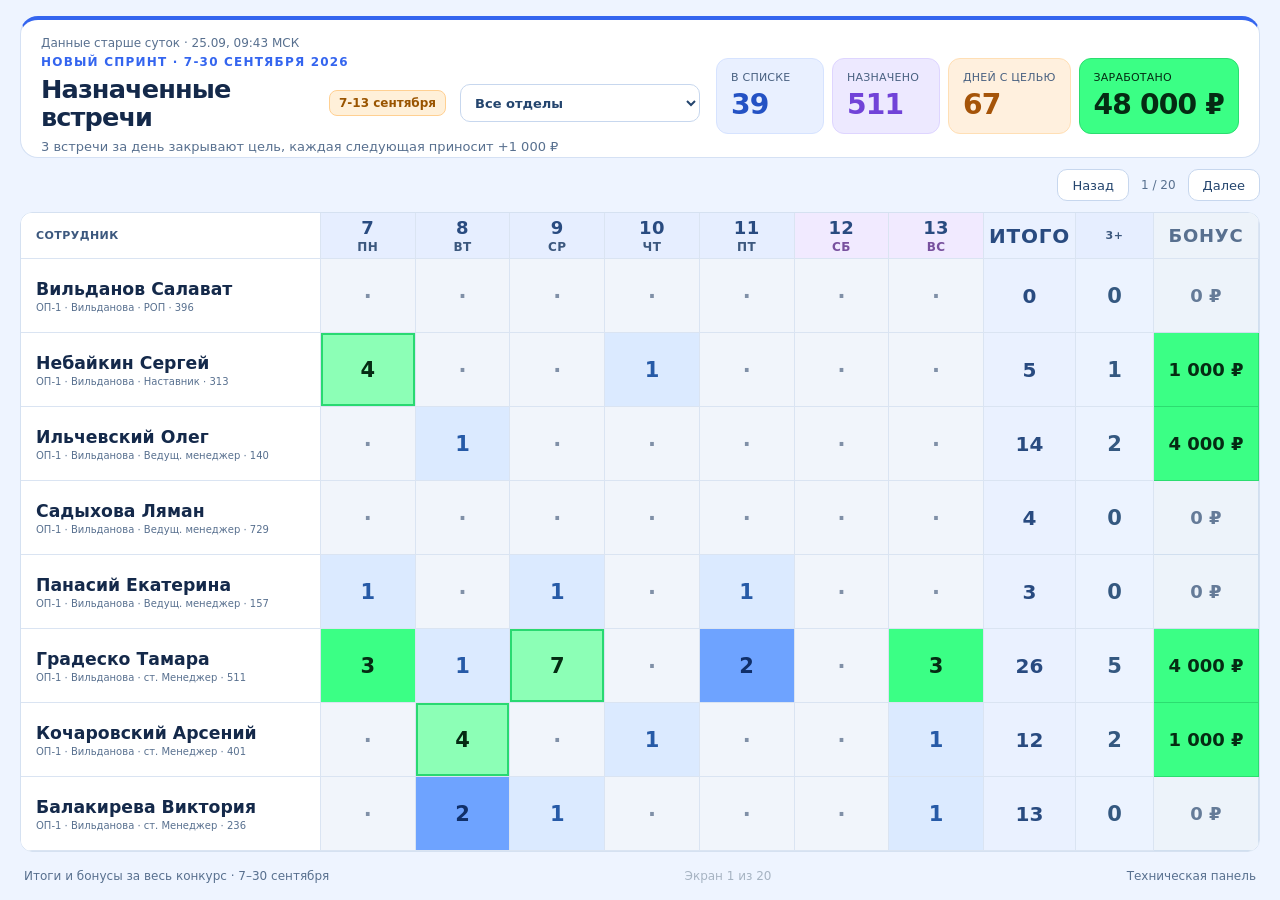
<file: golden-meetings/tv-assigned.html>
<!doctype html>
<html lang="ru">
<head>
  <meta charset="utf-8">
  <meta name="viewport" content="width=device-width,initial-scale=1">
  <meta name="theme-color" content="#0b0e14">
  <title>ТВ · Назначенные встречи</title>
  <style>
    :root{--bg:#07101b;--panel:#0d1928;--cell:#101c2c;--line:#26384f;--text:#f5f1e7;--muted:#8294aa;--gold:#efb83d}
    *{box-sizing:border-box}html,body{margin:0;width:100%;height:100%;overflow:hidden;background:var(--bg);color:var(--text);font-family:Arial,"Segoe UI",sans-serif}
    .screen{height:100vh;display:grid;grid-template-rows:126px minmax(0,1fr) 34px;padding:14px 18px 8px;gap:8px}
    header{display:grid;grid-template-columns:minmax(420px,1fr) auto;gap:18px;align-items:center;padding:14px 18px;border:1px solid var(--line);border-radius:14px;background:var(--panel)}
    .kicker{color:#f1c35e;font-size:11px;font-weight:900;letter-spacing:.14em;text-transform:uppercase}.title-line{display:flex;align-items:center;gap:12px;margin-top:6px}.title{margin:0;font-size:30px;line-height:1}.range{padding:5px 9px;border:1px solid #755a27;border-radius:7px;color:#ffd978;font-size:12px;font-weight:800;white-space:nowrap}.sub{margin-top:7px;color:#91a1b4;font-size:13px}
    .scope{height:34px;max-width:250px;padding:0 30px 0 10px;border:1px solid #40536c;border-radius:8px;background:#111f31;color:#f7f2e7;font-size:13px;font-weight:700}.stats{display:flex;gap:7px}.stat{min-width:126px;padding:10px 12px;border:1px solid var(--line);border-radius:9px;background:#091421}.stat span{display:block;color:var(--muted);font-size:9px;letter-spacing:.07em;text-transform:uppercase}.stat b{display:block;margin-top:3px;font-size:21px}.stat.money b{color:#ffd36d}
    .board{min-height:0;overflow:hidden;border:1px solid var(--line);border-radius:12px;background:#0a1523}
    table{width:100%;height:100%;border-collapse:collapse;table-layout:fixed}th,td{padding:0;border-right:1px solid #1f3046;border-bottom:1px solid #1f3046;text-align:center}thead th{height:44px;background:#111f31;color:#889bb2;font-size:11px;letter-spacing:.04em;text-transform:uppercase}
    .name{width:330px;padding:0 15px;text-align:left;background:#101c2c}.name b{display:block;font-size:17px;white-space:nowrap;overflow:hidden;text-overflow:ellipsis}.name small{display:block;margin-top:3px;color:#7f91a8;font-size:12px;white-space:nowrap;overflow:hidden;text-overflow:ellipsis}.day b{display:block;color:#e5ebf1;font-size:16px}.day small{display:block;margin-top:2px;font-size:10px}.weekend{background:#181b2b!important;color:#bca9ce!important}
    tbody tr{height:calc((100% - 44px)/var(--rows,8))}tbody td{background:var(--cell);font-size:21px;font-weight:900}.metric.lv0{color:#465971}.metric.lv1{background:#2c251f;color:#c9975e}.metric.lv2{background:#514020;color:#ebc66c}.metric.lv3{background:#ae7418;color:#160f04}.metric.lv4{background:#efb83d;color:#1b1203;outline:1px solid #ffe79b;outline-offset:-2px}
    .total{width:92px;background:#111f31;font-size:20px}.gold-days{width:78px;background:#121e2e;color:#dcb14f}.bonus{width:128px;background:#1a1e22;color:#ffd36b;font-size:18px}.empty,.off{display:none}
    .dept-board{--dept-rows:8;min-height:0;display:grid;grid-template-rows:52px repeat(var(--dept-rows),minmax(0,1fr));gap:5px;overflow:hidden;background:transparent;border:0;border-radius:0}.dept-head,.dept-row{display:grid;grid-template-columns:92px minmax(340px,1fr) 260px;align-items:stretch;border:1px solid var(--line);border-radius:10px;overflow:hidden}.dept-head{background:#111f31}.dept-row{background:var(--panel)}.dept-head>div,.dept-row>div{display:flex;align-items:center;border-right:1px solid #1f3046}.dept-head>div:last-child,.dept-row>div:last-child{border-right:0}.dept-head>div{justify-content:center;color:#8fa1b7;font-size:11px;font-weight:900;letter-spacing:.07em;text-transform:uppercase}.dept-name{padding:0 28px;font-size:24px;font-weight:900}.dept-total{justify-content:center;background:#101c2c;color:#ffd36d;font-size:34px;font-weight:900}.dept-rank{justify-content:center;background:#18273a;color:#91a4ba;font-size:26px;font-weight:900}.dept-rank.top1{background:#e2ad34;color:#241600}.dept-rank.top2{background:#aab4c0;color:#15202d}.dept-rank.top3{background:#b97842;color:#241409}
    footer{display:flex;align-items:center;justify-content:space-between;padding:0 4px;color:#71849a;font-size:11px}.screen-no{color:#a6b3c2}.screen-no b{color:#efb83d}.tech{color:#71849a;text-decoration:none}.tech:hover{color:#ffd875}
    @media(max-width:1500px){.screen{padding:10px 12px 6px;grid-template-rows:116px minmax(0,1fr) 28px}.title{font-size:25px}.name{width:260px}.stat{min-width:105px}.name b{font-size:14px}.name small{font-size:10px}.bonus{width:105px}.dept-head,.dept-row{grid-template-columns:72px minmax(280px,1fr) 210px}.dept-name{padding:0 22px;font-size:20px}.dept-total{font-size:29px}.dept-rank{font-size:23px}}
 .sync-stamp{font-size:11px;color:#aab9cc;margin-bottom:6px}.sync-stamp.pending{color:#ffd36a}.screen{grid-template-rows:126px minmax(0,1fr) 30px}.sub{font-size:12px}.stat span{font-size:10px}.stat b{font-size:23px}.scope:focus-visible,a:focus-visible{outline:2px solid #72baff}.dept-name{font-size:clamp(20px,1.8vw,34px)}.dept-total{font-size:clamp(28px,2.3vw,44px)}   </style>
  <link rel="stylesheet" href="./mobile.css?v=18">
  <link rel="stylesheet" href="./design.css?v=18">
  <link rel="stylesheet" href="./light.css?v=18">
</head>
<body class="contest-tv">
  <div class="screen">
    <header>
      <div><div id="syncStamp" class="sync-stamp" role="status">Подключение к данным</div><div class="kicker">Новый спринт · 7-30 сентября 2026</div><div class="title-line"><h1 class="title" id="title">Назначенные встречи</h1><span class="range" id="range"></span><select class="scope" id="scope" aria-label="Выбор отдела"></select></div><div class="sub" id="sub">3 встречи за день закрывают цель, каждая следующая приносит +1 000 ₽</div></div>
      <div class="stats"><div class="stat"><span id="countLabel">В списке</span><b id="peopleCount">0</b></div><div class="stat"><span>Назначено</span><b id="assigned">0</b></div><div class="stat"><span>Дней с целью</span><b id="goldDays">0</b></div><div class="stat money"><span>Заработано</span><b id="money">0 ₽</b></div></div>
    </header>
    <nav class="page-controls tv-pages" id="tvPages" aria-label="Переключение экрана"><button id="prevScreen" type="button">Назад</button><span id="mobileScreenNo" role="status"></span><button id="nextScreen" type="button">Далее</button></nav>
    <main class="board" id="board"></main>
    <footer><span id="hint">Стрелки на пульте переключают экран</span><span class="screen-no" id="screenNo"></span><a class="tech" href="./index.html?v=18">Техническая панель</a></footer>
  </div>
  <script src="./contest-data.js?v=18"></script>
  <script src="./contest-core.js?v=18"></script>
  <script>
    window.tvPublished=Contest.cached();
    const allPeople=window.ContestPeople,allDays=Array.from({length:30},(_,i)=>i+1),key='golden-meetings-september-7-30-2026-v1',daysPerScreen=7,weeks=[6,13,20,27],formatter=new Intl.NumberFormat('ru-RU');
    let scopeValue=Contest.scope(new URLSearchParams(location.search).get('scope'));
    let screen=0,state,people=[],rowLimit=8,peoplePages=1,screenCount=1,rows=[],dayHeaders=[],deptRows=[];
    const rub=n=>formatter.format(n)+' ₽',weekday=d=>['вс','пн','вт','ср','чт','пт','сб'][new Date(2026,8,d).getDay()],level=n=>n>=4?4:n;
    const period=a=>a.slice(6,30),bonus=a=>period(a).reduce((sum,n)=>sum+Math.max(0,n-3)*1000,0),assignedTotal=p=>period(state.assigned[p.id]).reduce((a,b)=>a+b,0);
    function blank(){const assigned={},held={};allPeople.forEach(p=>{assigned[p.id]=Array(30).fill(0);held[p.id]=0});return{assigned,held}}
    function load(){return window.tvPublished;}
    function setPeople(){if(scopeValue==='departments'){people=[...allPeople];rowLimit=1;peoplePages=1;screenCount=1;screen=0;return}if(scopeValue==='top10')people=[...allPeople].sort((a,b)=>assignedTotal(b)-assignedTotal(a)||bonus(state.assigned[b.id])-bonus(state.assigned[a.id])||allPeople.indexOf(a)-allPeople.indexOf(b)).slice(0,10);else if(scopeValue.startsWith('dept:'))people=allPeople.filter(p=>p.dept===scopeValue.slice(5));else people=[...allPeople];rowLimit=scopeValue.startsWith('dept:')?Math.max(1,people.length):scopeValue==='top10'?10:8;peoplePages=Math.max(1,Math.ceil(people.length/rowLimit));screenCount=people.length?peoplePages*weeks.length:1;if(screen>=screenCount)screen=0}
    function buildScope(){const select=document.getElementById('scope'),departments=Contest.departments;[['all','Все отделы'],['top10','Топ-10 сотрудников'],['departments','Топ отделов'],...departments.map(d=>['dept:'+d,d])].forEach(([value,label])=>{const o=document.createElement('option');o.value=value;o.textContent=label;select.appendChild(o)});select.value=scopeValue;select.onchange=()=>{scopeValue=select.value;const url=new URL(location.href);if(scopeValue==='all')url.searchParams.delete('scope');else url.searchParams.set('scope',scopeValue);history.pushState(null,'',url);rebuild();}}
    function build(){const board=document.getElementById('board');if(!people.length){const empty=document.createElement('div');empty.className='empty-state';empty.textContent='В этом отделе пока нет участников конкурса';board.append(empty);return;}board.style.setProperty('--rows',rowLimit);const table=document.createElement('table'),thead=document.createElement('thead'),hr=document.createElement('tr'),nameHead=document.createElement('th');nameHead.className='name';nameHead.textContent='Сотрудник';hr.appendChild(nameHead);for(let i=0;i<daysPerScreen;i++){const th=document.createElement('th'),b=document.createElement('b'),s=document.createElement('small');th.className='day';th.append(b,s);hr.appendChild(th);dayHeaders.push({th,b,s})}for(const pair of [['total','Итого'],['gold-days','3+'],['bonus','Бонус']]){const th=document.createElement('th');th.className=pair[0];th.textContent=pair[1];hr.appendChild(th)}thead.appendChild(hr);table.appendChild(thead);const tbody=document.createElement('tbody');for(let i=0;i<rowLimit;i++){const tr=document.createElement('tr'),name=document.createElement('td'),nb=document.createElement('b'),ns=document.createElement('small');name.className='name';name.append(nb,ns);tr.appendChild(name);const cells=[];for(let j=0;j<daysPerScreen;j++){const td=document.createElement('td');td.className='metric lv0';tr.appendChild(td);cells.push(td)}const total=document.createElement('td'),gold=document.createElement('td'),money=document.createElement('td');total.className='total';gold.className='gold-days';money.className='bonus';tr.append(total,gold,money);tbody.appendChild(tr);rows.push({tr,nb,ns,cells,total,gold,money})}table.appendChild(tbody);board.appendChild(table)}
    function departmentRanking(){const totals=new Map(Contest.departments.map(d=>[d,0]));allPeople.forEach(p=>totals.set(p.dept,(totals.get(p.dept)||0)+assignedTotal(p)));return [...totals].map(([dept,total])=>({dept,total})).sort((a,b)=>b.total-a.total||a.dept.localeCompare(b.dept,'ru'))}
    function makeCell(className,text){const el=document.createElement('div');el.className=className;if(text!==undefined)el.textContent=text;return el}
    function buildDepartments(){const board=document.getElementById('board'),ranking=departmentRanking();board.className='dept-board';board.style.setProperty('--dept-rows',ranking.length);const head=document.createElement('div');head.className='dept-head';head.append(makeCell('','Место'),makeCell('','Отдел'),makeCell('','Назначено всего'));board.appendChild(head);ranking.forEach(()=>{const row=document.createElement('section'),rank=makeCell('dept-rank'),name=makeCell('dept-name'),total=makeCell('dept-total');row.className='dept-row';row.append(rank,name,total);board.appendChild(row);deptRows.push({rank,name,total})});document.getElementById('title').textContent='Топ отделов по назначенным';document.getElementById('sub').textContent='Общее количество назначений · при равном результате места одинаковые';document.getElementById('range').style.display='none';document.getElementById('hint').textContent='Результат считается по всем сотрудникам отдела за период 7-30 сентября'}
    function totals(){let sum=0,gold=0,money=0;people.forEach(p=>{const a=state.assigned[p.id],values=period(a);sum+=values.reduce((x,y)=>x+y,0);gold+=values.filter(n=>n>=3).length;money+=bonus(a)});document.getElementById('countLabel').textContent=scopeValue==='departments'?'Отделов':'В списке';document.getElementById('peopleCount').textContent=scopeValue==='departments'?departmentRanking().length:people.length;document.getElementById('assigned').textContent=sum;document.getElementById('goldDays').textContent=gold;document.getElementById('money').textContent=rub(money);document.getElementById('money').parentElement.dataset.amount=money}
    function render(){const weekIndex=Math.floor(screen/peoplePages),peoplePage=screen%peoplePages,start=weeks[weekIndex],count=Math.min(daysPerScreen,30-start);document.getElementById('range').textContent=(start+1)+'-'+(start+count)+' сентября';dayHeaders.forEach((h,i)=>{const shown=i<count,d=start+i+1,w=shown?weekday(d):'';h.th.className='day '+((w==='сб'||w==='вс')?'weekend ':'')+(shown?'':'off');h.b.textContent=shown?d:'';h.s.textContent=w});rows.forEach((r,i)=>{const p=people[peoplePage*rowLimit+i];r.tr.classList.toggle('empty',!p);if(!p)return;const a=state.assigned[p.id];r.nb.textContent=(scopeValue==='top10'?(Contest.rank(allPeople.map(assignedTotal),assignedTotal(p))||'·')+'. ':'')+p.name;r.ns.textContent=p.dept+' · '+p.role;r.cells.forEach((c,j)=>{const shown=j<count,n=shown?(a[start+j]||0):0;c.className='metric lv'+level(n)+(shown?'':' off');c.textContent=shown?(n||'·'):'';c.dataset.date=shown?(start+j+1)+' '+weekday(start+j+1):''});r.total.textContent=assignedTotal(p);r.gold.textContent=period(a).filter(n=>n>=3).length;r.money.textContent=rub(bonus(a));r.money.dataset.amount=bonus(a)});document.getElementById('screenNo').textContent='Экран '+(screen+1)+' из '+screenCount;document.getElementById('mobileScreenNo').textContent=(screen+1)+' / '+screenCount;document.getElementById('tvPages').hidden=screenCount<=1}
    function renderDepartments(){const ranking=departmentRanking(),values=ranking.map(x=>x.total);ranking.forEach((item,i)=>{const r=deptRows[i];const rank=Contest.rank(values,item.total);r.rank.textContent=rank||'·';r.rank.className='dept-rank '+(rank&&rank<=3?'top'+rank:'');r.name.textContent=item.dept;r.total.textContent=formatter.format(item.total)});document.getElementById('screenNo').innerHTML='<b>'+deptRows.length+'</b> отделов'}
    function forward(){if(scopeValue==='departments')return;screen=(screen+1)%screenCount;render()}function backward(){if(scopeValue==='departments')return;screen=(screen-1+screenCount)%screenCount;render()}function refresh(){state=load();setPeople();totals();scopeValue==='departments'?renderDepartments():render()}
    function rebuild(){screen=0;state=load();rows=[];dayHeaders=[];deptRows=[];setPeople();const board=document.getElementById('board');board.replaceChildren();board.className='board';document.getElementById('title').textContent='Назначенные встречи';document.getElementById('sub').textContent='3 встречи за день закрывают цель, каждая следующая приносит +1 000 ₽';document.getElementById('hint').textContent='Итоги и бонусы за весь конкурс · 7–30 сентября';document.getElementById('range').style.display='';document.getElementById('tvPages').hidden=scopeValue==='departments';if(scopeValue==='departments'){buildDepartments();totals();renderDepartments()}else{build();totals();render()}}
    addEventListener('popstate',()=>{scopeValue=Contest.scope(new URLSearchParams(location.search).get('scope'));document.getElementById('scope').value=scopeValue;rebuild();});document.getElementById('prevScreen').onclick=backward;document.getElementById('nextScreen').onclick=forward;
    buildScope();rebuild();addEventListener('keydown',e=>{if(e.target.matches('select,input,textarea,button'))return;if(e.key==='ArrowRight'||e.key==='PageDown')forward();if(e.key==='ArrowLeft'||e.key==='PageUp')backward()});
    Contest.watch((data,status)=>{window.tvPublished=data;document.getElementById('syncStamp').textContent=status.message;document.getElementById('syncStamp').classList.toggle('pending',!!status.error);if(status.changed)refresh();});
  </script>
</body>
</html>
</file>
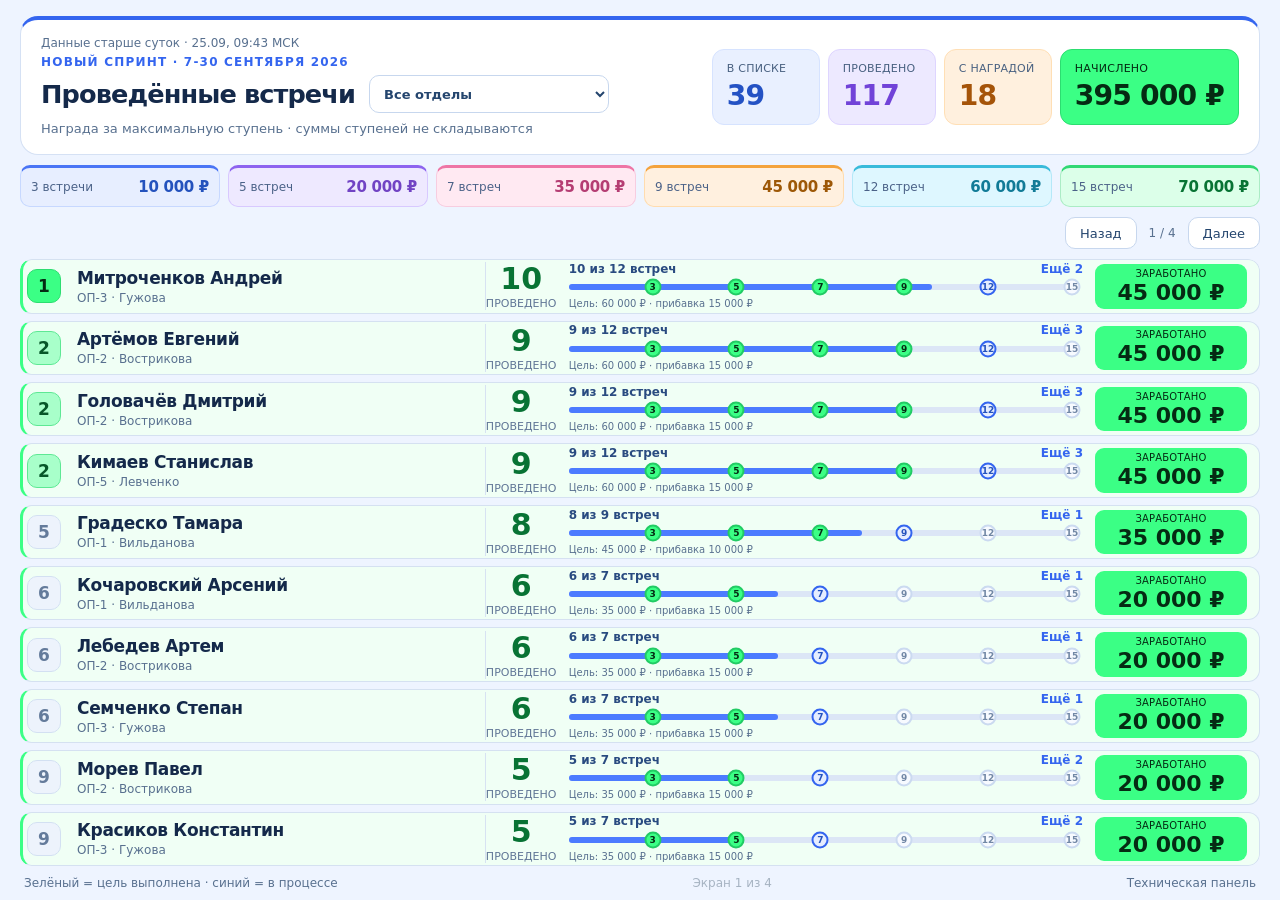
<file: golden-meetings/tv-held.html>
<!doctype html>
<html lang="ru">
<head>
  <meta charset="utf-8">
  <meta name="viewport" content="width=device-width,initial-scale=1">
  <meta name="theme-color" content="#0b0e14">
  <title>ТВ · Проведённые встречи</title>
  <style>
    :root{--bg:#07101b;--panel:#0d1928;--line:#26384f;--text:#f5f1e7;--muted:#8294aa;--gold:#efb83d;--cols:48px 292px 76px repeat(6,minmax(76px,1fr)) 138px 154px}
    *{box-sizing:border-box}html,body{margin:0;width:100%;height:100%;overflow:hidden;background:var(--bg);color:var(--text);font-family:Arial,"Segoe UI",sans-serif}
    .screen{height:100vh;display:grid;grid-template-rows:126px minmax(0,1fr) 34px;padding:14px 18px 8px;gap:8px}
    header{display:grid;grid-template-columns:minmax(450px,1fr) auto;gap:18px;align-items:center;padding:14px 18px;border:1px solid var(--line);border-radius:14px;background:var(--panel)}
    .kicker{color:#f1c35e;font-size:11px;font-weight:900;letter-spacing:.14em;text-transform:uppercase}.title-line{display:flex;align-items:center;gap:12px;margin-top:6px}.title{margin:0;font-size:30px;line-height:1}.sub{margin-top:7px;color:#91a1b4;font-size:13px}.scope{height:34px;max-width:250px;padding:0 30px 0 10px;border:1px solid #40536c;border-radius:8px;background:#111f31;color:#f7f2e7;font-size:13px;font-weight:700}
    .stats{display:flex;gap:7px}.stat{min-width:126px;padding:10px 12px;border:1px solid var(--line);border-radius:9px;background:#091421}.stat span{display:block;color:var(--muted);font-size:9px;letter-spacing:.07em;text-transform:uppercase}.stat b{display:block;margin-top:3px;font-size:21px}.stat.money b{color:#ffd36d}
    .board{--rows:10;min-height:0;display:grid;grid-template-rows:46px repeat(var(--rows),minmax(0,1fr));gap:3px;overflow:hidden}
    .head,.data-row{display:grid;grid-template-columns:var(--cols);align-items:stretch;min-width:0}.head{border:1px solid var(--line);border-radius:9px 9px 5px 5px;overflow:hidden;background:#111f31}.data-row{border:1px solid var(--line);border-radius:7px;overflow:hidden;background:var(--panel)}.empty{display:none}
    .hcell,.cell{min-width:0;display:flex;align-items:center;justify-content:center;border-right:1px solid #1f3046}.hcell:last-child,.cell:last-child{border-right:0}.hcell{padding:3px;color:#8fa1b7;font-size:9px;font-weight:900;line-height:1.15;letter-spacing:.04em;text-align:center;text-transform:uppercase}.hcell.left{justify-content:flex-start;padding-left:12px}.hcell.step-head{flex-direction:column;color:#bea46a}.hcell.step-head b{color:#f4ca69;font-size:14px}.hcell.step-head small{margin-top:2px;color:#7f91a8;font-size:8px}
    .rank{color:#778aa1;font-size:15px;font-weight:900}.rank.top1{background:#e2ad34;color:#241600}.rank.top2{background:#aab4c0;color:#15202d}.rank.top3{background:#b97842;color:#241409}
    .person{display:block;padding:0 11px;align-content:center}.person b{display:block;font-size:15px;white-space:nowrap;overflow:hidden;text-overflow:ellipsis}.person small{display:block;margin-top:3px;color:#7f91a8;font-size:10px;white-space:nowrap;overflow:hidden;text-overflow:ellipsis}
    .count{flex-direction:column;background:#101c2c}.count b{font-size:25px;line-height:1}.count small{margin-top:2px;color:#71849a;font-size:8px;text-transform:uppercase}
    .step{background:#101c2c;color:#4e6076;font-size:14px;font-weight:900}.step.reached{background:#e5ac2d;color:#211500}.step.active{color:#ffe39a}.step.future{color:#3d4d61}.step small{font-size:9px;font-weight:800}
    .reward{flex-direction:column;background:#171c24}.reward b{color:#ffd36d;font-size:16px}.reward small,.next small{margin-bottom:3px;color:#71849a;font-size:8px;letter-spacing:.05em;text-transform:uppercase}.next{flex-direction:column;padding:0 5px;text-align:center}.next b{font-size:11px;line-height:1.15}.next.max b{color:#ffe39a}
    .dept-board{--dept-rows:8;min-height:0;display:grid;grid-template-rows:52px repeat(var(--dept-rows),minmax(0,1fr));gap:5px;overflow:hidden}.dept-head,.dept-row{display:grid;grid-template-columns:92px minmax(340px,1fr) 260px;align-items:stretch;border:1px solid var(--line);border-radius:10px;overflow:hidden}.dept-head{background:#111f31}.dept-row{background:var(--panel)}.dept-head>div,.dept-row>div{display:flex;align-items:center;border-right:1px solid #1f3046}.dept-head>div:last-child,.dept-row>div:last-child{border-right:0}.dept-head>div{justify-content:center;color:#8fa1b7;font-size:11px;font-weight:900;letter-spacing:.07em;text-transform:uppercase}.dept-name{padding:0 28px;font-size:24px;font-weight:900}.dept-total{justify-content:center;background:#101c2c;color:#ffd36d;font-size:34px;font-weight:900}.dept-rank{justify-content:center;background:#18273a;color:#91a4ba;font-size:26px;font-weight:900}.dept-rank.top1{background:#e2ad34;color:#241600}.dept-rank.top2{background:#aab4c0;color:#15202d}.dept-rank.top3{background:#b97842;color:#241409}
    footer{display:flex;align-items:center;justify-content:space-between;padding:0 4px;color:#71849a;font-size:11px}.screen-no{color:#a6b3c2}.screen-no b{color:#efb83d}.tech{color:#71849a;text-decoration:none}.tech:hover{color:#ffd875}
    @media(max-width:1500px){:root{--cols:40px 218px 60px repeat(6,minmax(62px,1fr)) 104px 118px}.screen{padding:10px 12px 6px;grid-template-rows:116px minmax(0,1fr) 28px}.title{font-size:25px}.stat{min-width:105px}.person{padding:0 7px}.person b{font-size:12px}.person small{font-size:8px}.count b{font-size:21px}.reward b{font-size:13px}.next b{font-size:9px}.hcell{font-size:8px}.hcell.step-head b{font-size:12px}.dept-head,.dept-row{grid-template-columns:72px minmax(280px,1fr) 210px}.dept-name{padding:0 22px;font-size:20px}.dept-total{font-size:29px}.dept-rank{font-size:23px}}
 .sync-stamp{font-size:11px;color:#aab9cc;margin-bottom:6px}.sync-stamp.pending{color:#ffd36a}.screen{grid-template-rows:126px minmax(0,1fr) 30px}.sub{font-size:12px}.stat span{font-size:10px}.stat b{font-size:23px}.scope:focus-visible,a:focus-visible{outline:2px solid #72baff}.dept-name{font-size:clamp(20px,1.8vw,34px)}.dept-total{font-size:clamp(28px,2.3vw,44px)}  :root{--cols:50px minmax(210px,1.4fr) 90px minmax(300px,1.5fr) 160px 190px}.person b{font-size:clamp(16px,1.35vw,26px)}.person small{font-size:12px;color:#a8b7c9}.count b{font-size:clamp(26px,2vw,38px)}.reward b{font-size:clamp(19px,1.5vw,28px)}.next b{font-size:clamp(14px,1.1vw,21px)}.reward small,.next small{font-size:11px;color:#a8b7c9}.hcell{font-size:11px}.achievement-strip{display:grid;grid-template-columns:repeat(6,1fr);gap:3px;padding:8px}.achievement-strip .step{display:flex;flex-direction:column;justify-content:center;min-height:0;height:100%;max-height:56px;border-radius:5px;border:1px solid #3b4c60;color:#aebbd0;font-size:14px}.achievement-strip .step small{font-size:10px;margin-top:2px}.achievement-strip .reached{color:#201500}.achievement-strip .active{color:#fff0b2}.count small{font-size:10px}.rank{font-size:22px}@media(max-width:1200px){:root{--cols:38px minmax(170px,1.2fr) 65px minmax(240px,1.4fr) 130px 160px}.achievement-strip{gap:2px;padding:4px}.achievement-strip .step{font-size:12px}.person b{font-size:15px}.reward b{font-size:18px}.next b{font-size:13px}}  </style>
  <link rel="stylesheet" href="./mobile.css?v=18">
  <link rel="stylesheet" href="./design.css?v=18">
  <link rel="stylesheet" href="./light.css?v=18">
</head>
<body class="contest-tv held-redesign">
  <div class="screen">
    <header>
      <div><div id="syncStamp" class="sync-stamp" role="status">Подключение к данным</div><div class="kicker">Новый спринт · 7-30 сентября 2026</div><div class="title-line"><h1 class="title" id="title">Проведённые встречи</h1><select class="scope" id="scope" aria-label="Выбор отдела"></select></div><div class="sub" id="sub">Награда за максимальную ступень · суммы ступеней не складываются</div></div>
      <div class="stats"><div class="stat"><span id="countLabel">В списке</span><b id="peopleCount">0</b></div><div class="stat"><span>Проведено</span><b id="held">0</b></div><div class="stat"><span>С наградой</span><b id="winners">0</b></div><div class="stat money"><span>Начислено</span><b id="money">0 ₽</b></div></div>
    </header>
    <section class="prize-scale" id="prizeScale" aria-label="Цели и итоговые выплаты"></section>
    <nav class="page-controls tv-pages" id="tvPages" aria-label="Переключение экрана"><button id="prevScreen" type="button">Назад</button><span id="mobileScreenNo" role="status"></span><button id="nextScreen" type="button">Далее</button></nav>
    <main class="board" id="board"></main>
    <footer><span id="hint">Зелёный = цель выполнена · синий = в процессе</span><span class="screen-no" id="screenNo"></span><a class="tech" href="./index.html?v=18">Техническая панель</a></footer>
  </div>
  <script src="./contest-data.js?v=18"></script>
  <script src="./contest-core.js?v=18"></script>
  <script>
    window.tvPublished=Contest.cached();
    const allPeople=window.ContestPeople,milestones=window.ContestMilestones,key='golden-meetings-september-7-30-2026-v1',formatter=new Intl.NumberFormat('ru-RU');
    let scopeValue=Contest.scope(new URLSearchParams(location.search).get('scope'));
    let page=0,held={},people=[],rowLimit=10,pageCount=1,rows=[],deptRows=[];
    const rub=n=>formatter.format(n)+' ₽';
    const reward=n=>{let p=0;milestones.forEach(m=>{if(n>=m.n)p=m.p});return p},next=n=>milestones.find(m=>n<m.n)||null;
    function load(){return window.tvPublished.held;}
    function setPeople(){if(scopeValue==='departments'){people=[...allPeople];rowLimit=1;pageCount=1;page=0;return}let list=[...allPeople].sort((a,b)=>held[b.id]-held[a.id]||reward(held[b.id])-reward(held[a.id])||allPeople.indexOf(a)-allPeople.indexOf(b));if(scopeValue==='top10')list=list.slice(0,10);else if(scopeValue.startsWith('dept:'))list=list.filter(p=>p.dept===scopeValue.slice(5));people=list;rowLimit=scopeValue.startsWith('dept:')?Math.max(1,people.length):10;pageCount=Math.max(1,Math.ceil(people.length/rowLimit));if(page>=pageCount)page=0}
    function buildScope(){const select=document.getElementById('scope'),departments=Contest.departments;[['all','Все отделы'],['top10','Топ-10 сотрудников'],['departments','Топ отделов'],...departments.map(d=>['dept:'+d,d])].forEach(([value,label])=>{const o=document.createElement('option');o.value=value;o.textContent=label;select.appendChild(o)});select.value=scopeValue;select.onchange=()=>{scopeValue=select.value;const url=new URL(location.href);if(scopeValue==='all')url.searchParams.delete('scope');else url.searchParams.set('scope',scopeValue);history.pushState(null,'',url);rebuild();}}
    function makeCell(className,text){const el=document.createElement('div');el.className=className;if(text!==undefined)el.textContent=text;return el}
    function build(){const board=document.getElementById('board');if(!people.length){const empty=document.createElement('div');empty.className='empty-state';empty.textContent='В этом отделе пока нет участников конкурса';board.append(empty);return;}board.style.setProperty('--rows',rowLimit);for(let i=0;i<rowLimit;i++){const row=makeCell('data-row finish-row'),rank=makeCell('cell rank'),person=makeCell('cell person'),pb=document.createElement('b'),ps=document.createElement('small'),count=makeCell('cell count'),cb=document.createElement('b'),cs=document.createElement('small'),journey=makeCell('journey'),meta=makeCell('journey-meta'),goalLabel=makeCell('goal-label'),remaining=makeCell('remaining'),bar=makeCell('journey-bar'),fill=makeCell('journey-fill'),target=makeCell('journey-target'),rewardBox=makeCell('cell reward'),rewardLabel=document.createElement('small'),rewardB=document.createElement('b');person.append(pb,ps);cs.textContent='проведено';count.append(cb,cs);meta.append(goalLabel,remaining);bar.append(fill);const dots=milestones.map((m,j)=>{const dot=makeCell('journey-dot',String(m.n));dot.style.left=(j+1)/milestones.length*100+'%';dot.setAttribute('aria-hidden','true');dot.title=m.n+' встреч: '+rub(m.p);bar.append(dot);return dot});bar.setAttribute('role','progressbar');bar.setAttribute('aria-label','Прогресс конкурса по проведённым встречам');journey.append(meta,bar,target);rewardLabel.textContent='Заработано';rewardBox.append(rewardLabel,rewardB);row.append(rank,person,count,journey,rewardBox);board.append(row);rows.push({row,rank,pb,ps,cb,journey,goalLabel,remaining,bar,fill,dots,target,rewardBox,rewardB})}}
    function departmentRanking(){const totals=new Map(Contest.departments.map(d=>[d,0]));allPeople.forEach(p=>totals.set(p.dept,(totals.get(p.dept)||0)+held[p.id]));return [...totals].map(([dept,total])=>({dept,total})).sort((a,b)=>b.total-a.total||a.dept.localeCompare(b.dept,'ru'))}
    function buildDepartments(){const board=document.getElementById('board'),ranking=departmentRanking();board.className='dept-board';board.style.setProperty('--dept-rows',ranking.length);const head=document.createElement('div');head.className='dept-head';head.append(makeCell('','Место'),makeCell('','Отдел'),makeCell('','Проведено всего'));board.appendChild(head);ranking.forEach(()=>{const row=document.createElement('section'),rank=makeCell('dept-rank'),name=makeCell('dept-name'),total=makeCell('dept-total');row.className='dept-row';row.append(rank,name,total);board.appendChild(row);deptRows.push({rank,name,total})});document.getElementById('title').textContent='Топ отделов по проведённым';document.getElementById('sub').textContent='Общее количество встреч · при равном результате места одинаковые';document.getElementById('hint').textContent='Результат считается по всем сотрудникам отдела за период 7-30 сентября'}
    function totals(){const total=people.reduce((s,p)=>s+held[p.id],0),winners=people.filter(p=>reward(held[p.id])>0).length,money=people.reduce((s,p)=>s+reward(held[p.id]),0),ranking=departmentRanking();document.getElementById('countLabel').textContent=scopeValue==='departments'?'Отделов':'В списке';document.getElementById('peopleCount').textContent=scopeValue==='departments'?ranking.length:people.length;document.getElementById('held').textContent=total;document.getElementById('winners').textContent=winners;document.getElementById('money').textContent=rub(money);document.getElementById('money').parentElement.dataset.amount=money}

    function render(){const rankValues=people.map(p=>held[p.id]);rows.forEach((r,i)=>{const p=people[page*rowLimit+i];r.row.classList.toggle('empty',!p);if(!p)return;const n=held[p.id],earned=reward(n),goal=next(n),target=goal?goal.n:milestones[milestones.length-1].n,rank=Contest.rank(rankValues,n);r.row.classList.toggle('achieved',earned>0);r.row.classList.toggle('complete',!goal);r.rank.textContent=rank||'·';r.rank.className='cell rank '+(rank&&rank<=3?'top'+rank:'');r.pb.textContent=p.name;r.ps.textContent=scopeValue.startsWith('dept:')?p.role:p.dept;r.cb.textContent=n;r.goalLabel.textContent=goal?n+' из '+target+' встреч':'Все цели выполнены';r.remaining.textContent=goal?'Ещё '+(target-n):'✓';r.fill.style.width=Contest.progress(n)+'%';r.dots.forEach((dot,j)=>{dot.classList.toggle('reached',n>=milestones[j].n);dot.classList.toggle('current',!!goal&&goal.n===milestones[j].n)});r.bar.setAttribute('aria-valuemin','0');r.bar.setAttribute('aria-valuemax',15);r.bar.setAttribute('aria-valuenow',Math.min(n,15));r.bar.setAttribute('aria-valuetext',goal?n+' из '+target+' встреч':'Все цели выполнены');r.target.textContent=goal?'Цель: '+rub(goal.p)+' · прибавка '+rub(goal.p-earned):'Максимальная награда: '+rub(earned);r.rewardB.textContent=rub(earned);r.rewardBox.dataset.amount=earned});document.getElementById('screenNo').textContent='Экран '+(page+1)+' из '+pageCount;document.getElementById('mobileScreenNo').textContent=(page+1)+' / '+pageCount;document.getElementById('tvPages').hidden=pageCount<=1}
    function renderDepartments(){const ranking=departmentRanking(),values=ranking.map(x=>x.total);ranking.forEach((item,i)=>{const r=deptRows[i];const rank=Contest.rank(values,item.total);r.rank.textContent=rank||'·';r.rank.className='dept-rank '+(rank&&rank<=3?'top'+rank:'');r.name.textContent=item.dept;r.total.textContent=formatter.format(item.total)});document.getElementById('screenNo').innerHTML='<b>'+deptRows.length+'</b> отделов'}
    function forward(){if(scopeValue==='departments')return;page=(page+1)%pageCount;render()}function backward(){if(scopeValue==='departments')return;page=(page-1+pageCount)%pageCount;render()}function refresh(){held=load();setPeople();totals();scopeValue==='departments'?renderDepartments():render()}
    function rebuild(){document.getElementById('prizeScale').hidden=scopeValue==='departments';page=0;held=load();rows=[];deptRows=[];setPeople();const board=document.getElementById('board');board.replaceChildren();board.className='board';document.getElementById('title').textContent='Проведённые встречи';document.getElementById('sub').textContent='Награда за максимальную ступень · суммы ступеней не складываются';document.getElementById('hint').textContent='Зелёный = цель выполнена · синий = в процессе';document.getElementById('tvPages').hidden=scopeValue==='departments';if(scopeValue==='departments'){buildDepartments();totals();renderDepartments()}else{build();totals();render()}}
    addEventListener('popstate',()=>{scopeValue=Contest.scope(new URLSearchParams(location.search).get('scope'));document.getElementById('scope').value=scopeValue;rebuild();});document.getElementById('prevScreen').onclick=backward;document.getElementById('nextScreen').onclick=forward;
    document.getElementById('prizeScale').replaceChildren(...milestones.map(m=>{const item=makeCell('prize-stop'),n=document.createElement('span'),pay=document.createElement('b');n.textContent=m.n+(m.n===3?' встречи':' встреч');pay.textContent=rub(m.p);item.append(n,pay);return item}));buildScope();rebuild();addEventListener('keydown',e=>{if(e.target.matches('select,input,textarea,button'))return;if(e.key==='ArrowRight'||e.key==='PageDown')forward();if(e.key==='ArrowLeft'||e.key==='PageUp')backward()});
    Contest.watch((data,status)=>{window.tvPublished=data;document.getElementById('syncStamp').textContent=status.message;document.getElementById('syncStamp').classList.toggle('pending',!!status.error);if(status.changed)refresh();});
  </script>
</body>
</html>
</file>
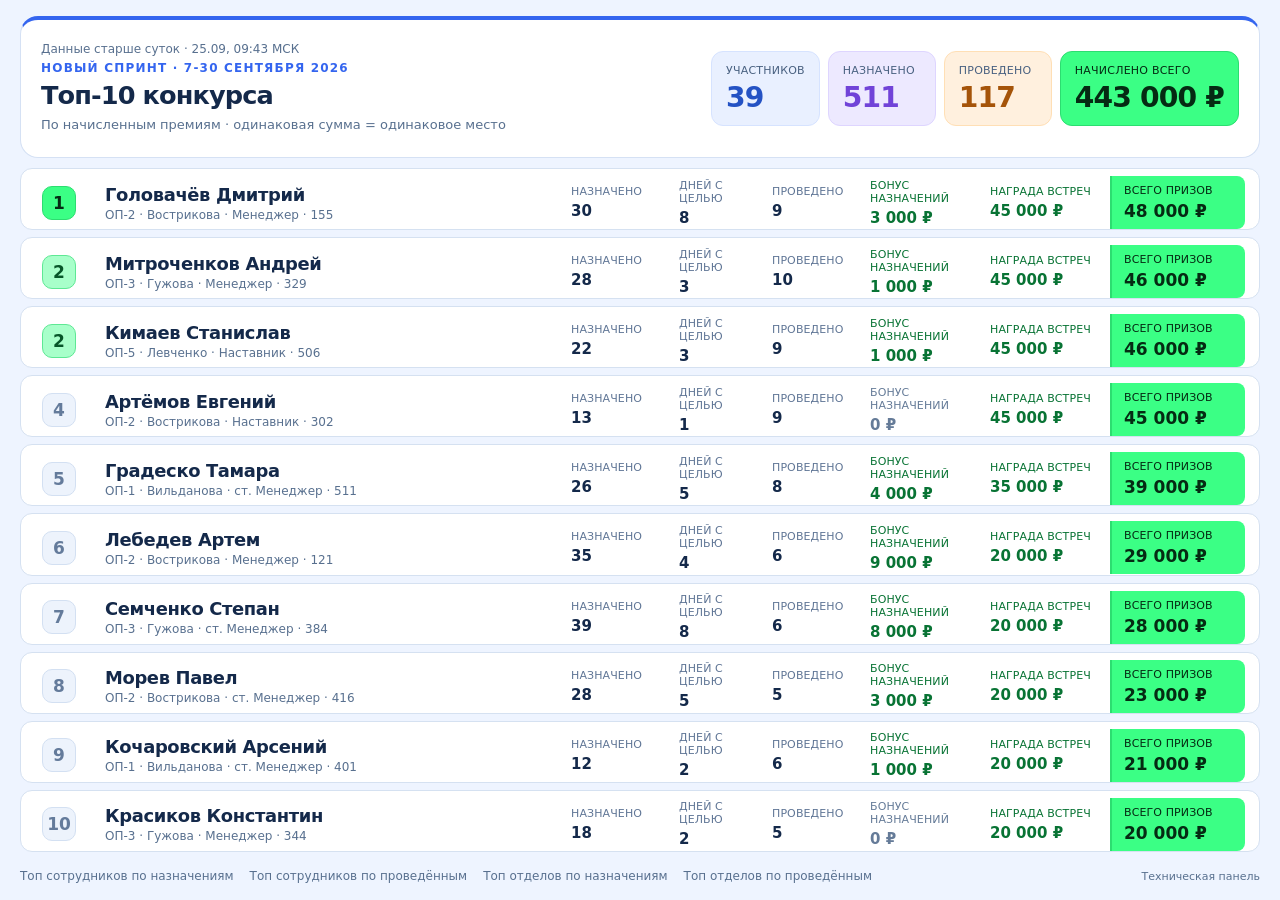
<file: golden-meetings/tv-top10.html>
<!doctype html>
<html lang="ru">
<head>
  <meta charset="utf-8">
  <meta name="viewport" content="width=device-width,initial-scale=1">
  <meta name="theme-color" content="#0b0e14">
  <title>ТВ · Топ-10 конкурса</title>
  <style>
    :root{--bg:#07101b;--panel:#0d1928;--line:#26384f;--text:#f5f1e7;--muted:#8294aa;--gold:#efb83d}
    *{box-sizing:border-box}html,body{margin:0;width:100%;height:100%;overflow:hidden;background:var(--bg);color:var(--text);font-family:Arial,"Segoe UI",sans-serif}
    .screen{height:100vh;display:grid;grid-template-rows:126px minmax(0,1fr) 34px;padding:14px 18px 8px;gap:8px}
    header{display:grid;grid-template-columns:1fr auto;gap:18px;align-items:center;padding:14px 18px;border:1px solid var(--line);border-radius:14px;background:var(--panel)}.kicker{color:#f1c35e;font-size:11px;font-weight:900;letter-spacing:.14em;text-transform:uppercase}.title{margin:6px 0 0;font-size:31px;line-height:1}.sub{margin-top:7px;color:#91a1b4;font-size:13px}.stats{display:flex;gap:7px}.stat{min-width:150px;padding:10px 12px;border:1px solid var(--line);border-radius:9px;background:#091421}.stat span{display:block;color:var(--muted);font-size:9px;letter-spacing:.07em;text-transform:uppercase}.stat b{display:block;margin-top:3px;font-size:21px}.stat.money b{color:#ffd36d}
    .board{min-height:0;display:grid;grid-template-rows:repeat(10,minmax(0,1fr));gap:5px}.row{display:grid;grid-template-columns:55px minmax(260px,1.4fr) 125px 105px 115px 145px 145px 165px;gap:11px;align-items:center;padding:7px 14px;border:1px solid var(--line);border-radius:10px;background:var(--panel)}.rank{width:40px;height:40px;display:grid;place-items:center;border:1px solid #40536c;border-radius:9px;background:#18273a;color:#91a4ba;font-size:17px;font-weight:900}.rank.top1{background:#e2ad34;color:#241600}.rank.top2{background:#aab4c0;color:#15202d}.rank.top3{background:#b97842;color:#241409}.person b{display:block;font-size:16px;white-space:nowrap;overflow:hidden;text-overflow:ellipsis}.person small{display:block;margin-top:3px;color:#7f91a8;font-size:11px;white-space:nowrap;overflow:hidden;text-overflow:ellipsis}.metric span{display:block;color:#71849a;font-size:9px;letter-spacing:.07em;text-transform:uppercase}.metric b{display:block;margin-top:4px;font-size:18px}.metric.money b,.total b{color:#ffd36d}.total{padding:8px 12px;border-left:2px solid #785a23}.total span{display:block;color:#947a49;font-size:9px;letter-spacing:.07em;text-transform:uppercase}.total b{display:block;margin-top:4px;font-size:21px}.nav a{margin-right:16px;color:#71849a;text-decoration:none}.nav a:hover{color:#ffd875}.updated{color:#71849a;font-size:11px}
    @media(max-width:1500px){.screen{padding:10px 12px 6px;grid-template-rows:116px minmax(0,1fr) 28px}.title{font-size:25px}.stat{min-width:125px}.row{grid-template-columns:48px minmax(210px,1.3fr) 100px 85px 90px 112px 112px 135px;gap:8px}.person b{font-size:14px}.metric b{font-size:15px}.total b{font-size:17px}}
 .sync-stamp{font-size:11px;color:#aab9cc;margin-bottom:6px}.sync-stamp.pending{color:#ffd36a}.screen{grid-template-rows:126px minmax(0,1fr) 30px}.sub{font-size:12px}.stat span{font-size:10px}.stat b{font-size:23px}.scope:focus-visible,a:focus-visible{outline:2px solid #72baff}.dept-name{font-size:clamp(20px,1.8vw,34px)}.dept-total{font-size:clamp(28px,2.3vw,44px)}   </style>
  <link rel="stylesheet" href="./mobile.css?v=18">
  <link rel="stylesheet" href="./design.css?v=18">
  <link rel="stylesheet" href="./light.css?v=18">
</head>
<body class="contest-tv">
  <div class="screen">
    <header><div><div id="syncStamp" class="sync-stamp" role="status">Подключение к данным</div><div class="kicker">Новый спринт · 7-30 сентября 2026</div><h1 class="title">Топ-10 конкурса</h1><div class="sub">По начисленным премиям · одинаковая сумма = одинаковое место</div></div><div class="stats"><div class="stat"><span>Участников</span><b id="peopleCount">39</b></div><div class="stat"><span>Назначено</span><b id="assigned">0</b></div><div class="stat"><span>Проведено</span><b id="held">0</b></div><div class="stat money"><span>Начислено всего</span><b id="money">0 ₽</b></div></div></header>
    <main class="board" id="board"></main>
    <footer style="display:flex;align-items:center;justify-content:space-between"><div class="nav"><a href="./tv-assigned.html?scope=top10&v=17">Топ сотрудников по назначениям</a><a href="./tv-held.html?scope=top10&v=17">Топ сотрудников по проведённым</a><a href="./tv-assigned.html?scope=departments&v=17">Топ отделов по назначениям</a><a href="./tv-held.html?scope=departments&v=17">Топ отделов по проведённым</a></div><a class="updated" href="./index.html?v=18" style="text-decoration:none">Техническая панель</a></footer>
  </div>
  <script src="./contest-data.js?v=18"></script>
  <script src="./contest-core.js?v=18"></script>
  <script>
    window.tvPublished=Contest.cached();
    const allPeople=window.ContestPeople,milestones=window.ContestMilestones,key='golden-meetings-september-7-30-2026-v1',formatter=new Intl.NumberFormat('ru-RU');let state;
    const period=a=>a.slice(6,30),rub=n=>formatter.format(n)+' ₽',assignedTotal=p=>period(state.assigned[p.id]).reduce((a,b)=>a+b,0),assignedBonus=p=>period(state.assigned[p.id]).reduce((sum,n)=>sum+Math.max(0,n-3)*1000,0),heldReward=p=>{let value=0;milestones.forEach(m=>{if(state.held[p.id]>=m.n)value=m.p});return value};
    function blank(){const assigned={},held={};allPeople.forEach(p=>{assigned[p.id]=Array(30).fill(0);held[p.id]=0});return{assigned,held}}
    function load(){return window.tvPublished;}
    function render(){document.getElementById('peopleCount').textContent=allPeople.length;state=load();const ordered=[...allPeople].sort((a,b)=>(assignedBonus(b)+heldReward(b))-(assignedBonus(a)+heldReward(a))||state.held[b.id]-state.held[a.id]||assignedTotal(b)-assignedTotal(a)||allPeople.indexOf(a)-allPeople.indexOf(b)).slice(0,10),board=document.getElementById('board');board.textContent='';ordered.forEach((p,i)=>{const row=document.createElement('section'),rank=document.createElement('div'),person=document.createElement('div'),pb=document.createElement('b'),ps=document.createElement('small');row.className='row';const place=Contest.rank(allPeople.map(x=>assignedBonus(x)+heldReward(x)),assignedBonus(p)+heldReward(p));rank.className='rank '+(place&&place<=3?'top'+place:'');rank.textContent=place||'·';person.className='person';pb.textContent=p.name;ps.textContent=p.dept+' · '+p.role;person.append(pb,ps);const values=[['Назначено',assignedTotal(p)],['Дней с целью',period(state.assigned[p.id]).filter(n=>n>=3).length],['Проведено',state.held[p.id]],['Бонус назначений',rub(assignedBonus(p))],['Награда встреч',rub(heldReward(p))]];row.append(rank,person);values.forEach((v,j)=>{const box=document.createElement('div'),s=document.createElement('span'),b=document.createElement('b');box.className='metric '+(j>=3?'money':'');s.textContent=v[0];b.textContent=v[1];if(j>=3)box.dataset.amount=j===3?assignedBonus(p):heldReward(p);box.append(s,b);row.appendChild(box)});const total=document.createElement('div'),ts=document.createElement('span'),tb=document.createElement('b');total.className='total';total.dataset.amount=assignedBonus(p)+heldReward(p);ts.textContent='Всего призов';tb.textContent=rub(assignedBonus(p)+heldReward(p));total.append(ts,tb);row.appendChild(total);board.appendChild(row)});const assigned=allPeople.reduce((s,p)=>s+assignedTotal(p),0),held=allPeople.reduce((s,p)=>s+state.held[p.id],0),money=allPeople.reduce((s,p)=>s+assignedBonus(p)+heldReward(p),0);document.getElementById('assigned').textContent=assigned;document.getElementById('held').textContent=held;document.getElementById('money').textContent=rub(money);document.getElementById('money').parentElement.dataset.amount=money}
    render();
    Contest.watch((data,status)=>{window.tvPublished=data;document.getElementById('syncStamp').textContent=status.message;document.getElementById('syncStamp').classList.toggle('pending',!!status.error);if(status.changed)render();});
  </script>
</body>
</html>
</file>
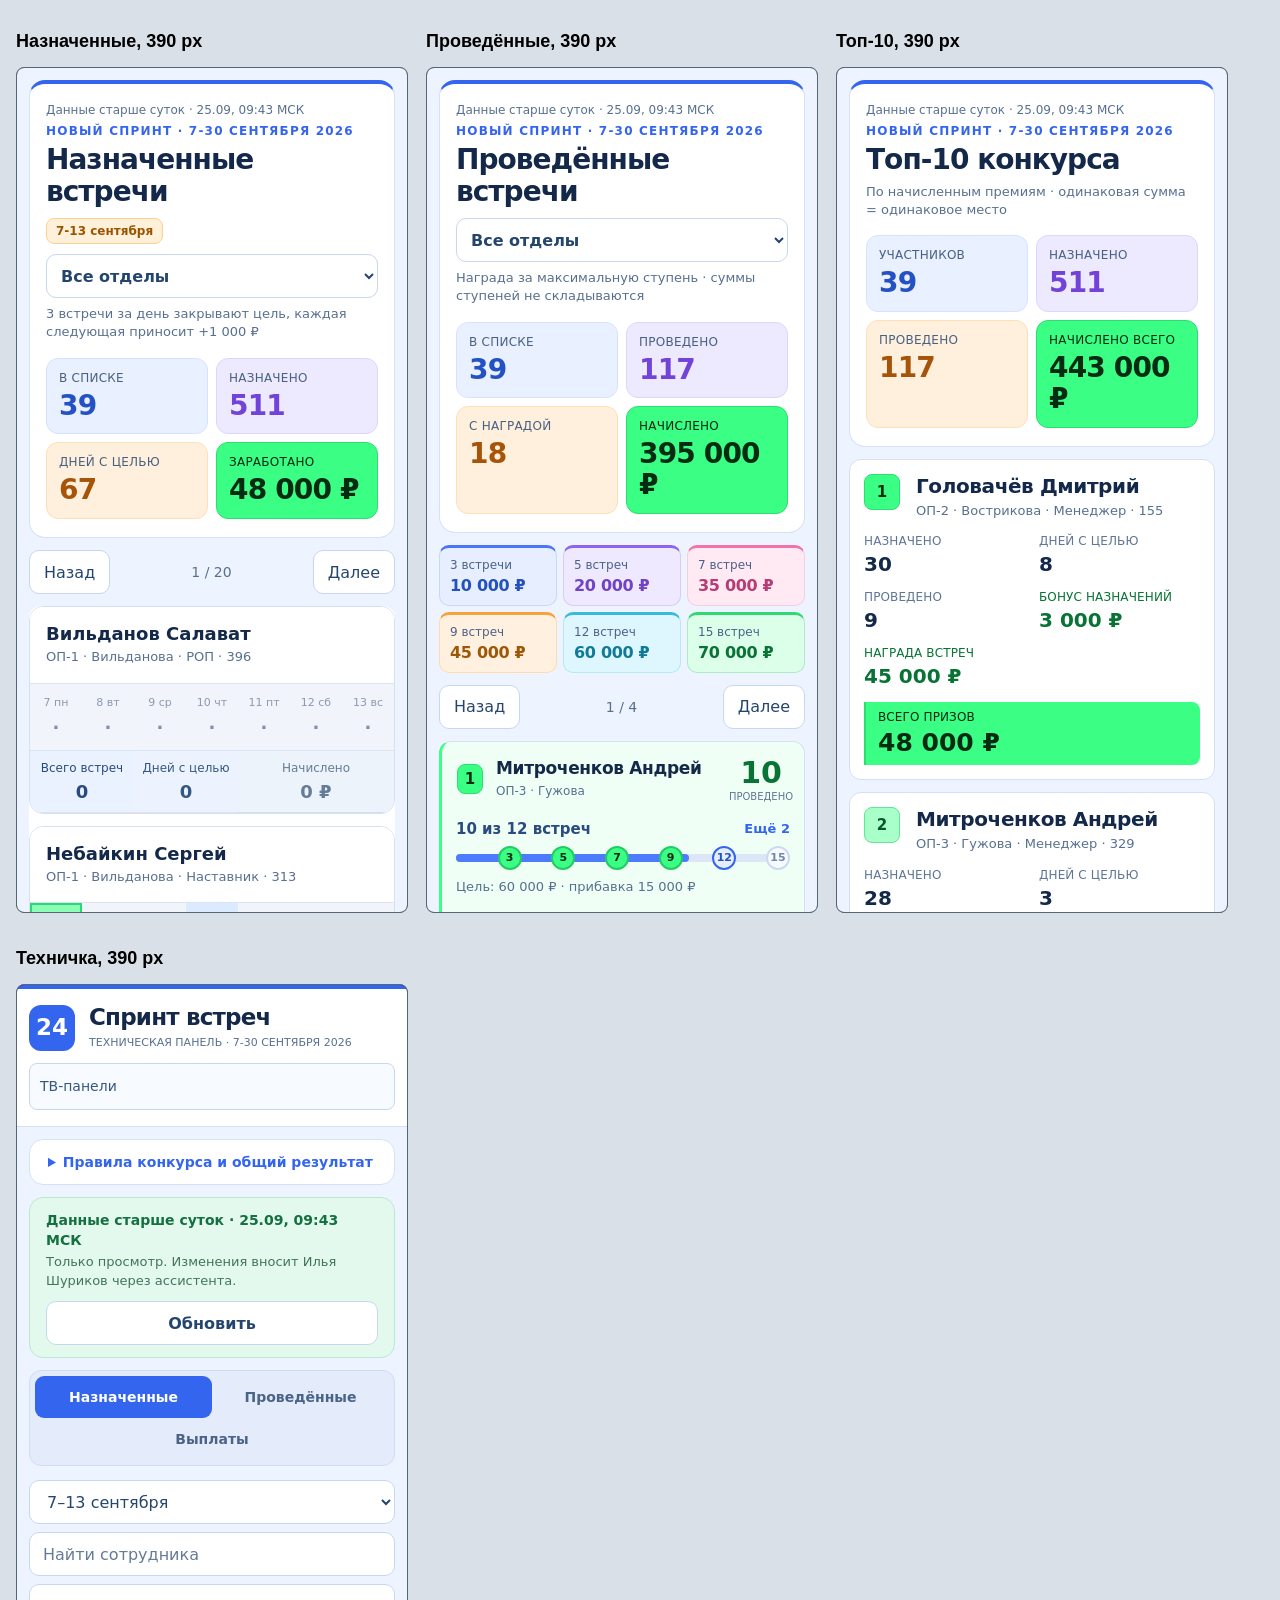
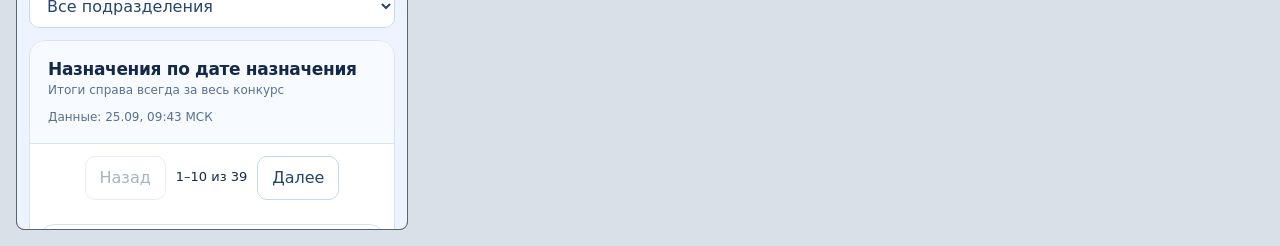
<file: golden-meetings/checks/mobile.html>
<!doctype html><html lang="ru"><meta charset="utf-8"><meta name="viewport" content="width=device-width,initial-scale=1"><title>Проверка мобильной раскладки конкурса</title><style>body{margin:0;padding:16px;background:#dae0e7;font:16px Arial}main{display:flex;gap:20px;flex-wrap:wrap}section{width:390px}h2{font-size:18px}iframe{display:block;width:390px;height:844px;border:1px solid #567;border-radius:8px;background:#07101b}</style><main><section><h2>Назначенные, 390 px</h2><iframe title="Назначенные" src="../tv-assigned.html?v=18"></iframe></section><section><h2>Проведённые, 390 px</h2><iframe title="Проведённые" src="../tv-held.html?v=18"></iframe></section><section><h2>Топ-10, 390 px</h2><iframe title="Топ-10" src="../tv-top10.html?v=18"></iframe></section><section><h2>Техничка, 390 px</h2><iframe title="Техничка" src="../index.html?v=18"></iframe></section></main></html>
</file>
<file: assets/executive.css>
:root {
  --paper: #f3efe7;
  --paper-soft: #ebe5da;
  --paper-warm: #ddd2c0;
  --ink: #25221c;
  --muted: #6f675b;
  --quiet: #948977;
  --graphite: #0b0c0d;
  --graphite-2: #1a1c1e;
  --steel: #727b83;
  --taupe: #8d7f69;
  --metal: #c9b898;
  --olive: #667062;
  --line: rgba(37, 34, 28, 0.15);
  --line-strong: rgba(37, 34, 28, 0.28);
  --light-line: rgba(243, 239, 231, 0.24);
  --shadow: 0 26px 80px rgba(37, 34, 28, 0.18);
  --max: 1180px;
  --radius: 8px;
  --dropdown-open-dur: 250ms;
  --dropdown-close-dur: 150ms;
  --dropdown-pre-scale: 0.97;
  --dropdown-closing-scale: 0.99;
  --dropdown-ease: cubic-bezier(0.22, 1, 0.36, 1);
  --modal-open-dur: 260ms;
  --modal-close-dur: 170ms;
  --modal-ease: cubic-bezier(0.22, 1, 0.36, 1);
  --reveal-dur: 580ms;
  --reveal-ease: cubic-bezier(0.22, 1, 0.36, 1);
  --avatar-lift: -4px;
  --avatar-dur: 320ms;
  --avatar-scale: 1.045;
  --avatar-falloff: 0.45;
  --avatar-ease-in: cubic-bezier(0.22, 1, 0.36, 1);
  --avatar-ease-out: cubic-bezier(0.34, 3.85, 0.64, 1);
  color-scheme: light;
}

* {
  box-sizing: border-box;
}

html {
  scroll-behavior: smooth;
  scroll-padding-top: 92px;
  background: var(--paper);
}

body {
  position: relative;
  margin: 0;
  min-width: 320px;
  overflow-x: hidden;
  background:
    linear-gradient(180deg, rgba(255, 255, 255, 0.34), transparent 340px),
    var(--paper);
  color: var(--ink);
  font-family: "Segoe UI", Aptos, "Helvetica Neue", sans-serif;
  line-height: 1.55;
  letter-spacing: 0;
}

body.has-case-dialog {
  overflow: hidden;
}

body::before {
  content: "";
  position: fixed;
  inset: 0;
  z-index: -2;
  pointer-events: none;
  background:
    radial-gradient(1200px 520px at 12% -8%, rgba(201, 184, 152, 0.2), transparent 62%),
    radial-gradient(960px 520px at 98% 12%, rgba(114, 123, 131, 0.14), transparent 64%),
    linear-gradient(180deg, rgba(255, 255, 255, 0.34), rgba(221, 210, 192, 0.1) 42%, transparent 100%);
}

body::after {
  content: "";
  position: fixed;
  inset: 0;
  z-index: -1;
  pointer-events: none;
  background-image:
    linear-gradient(rgba(37, 34, 28, 0.035) 1px, transparent 1px),
    linear-gradient(90deg, rgba(37, 34, 28, 0.026) 1px, transparent 1px);
  background-size: 120px 120px;
  opacity: 0.42;
  mask-image: linear-gradient(180deg, rgba(0, 0, 0, 0.78), rgba(0, 0, 0, 0.22) 620px, transparent 100%);
}

img {
  display: block;
  max-width: 100%;
}

a {
  color: inherit;
  text-decoration: none;
}

a:focus-visible,
button:focus-visible {
  outline: 2px solid var(--olive);
  outline-offset: 4px;
}

button {
  font: inherit;
}

p,
h1,
h2,
h3 {
  margin: 0;
}

p,
li,
dd {
  text-wrap: pretty;
}

h1,
h2,
h3,
.hero-role {
  text-wrap: balance;
}

ul,
ol,
dl {
  margin: 0;
  padding: 0;
}

li {
  list-style: none;
}

.visually-hidden,
.skip-link {
  position: absolute;
  width: 1px;
  height: 1px;
  padding: 0;
  margin: -1px;
  overflow: hidden;
  clip: rect(0, 0, 0, 0);
  white-space: nowrap;
  border: 0;
}

.skip-link:focus {
  position: fixed;
  top: 16px;
  left: 16px;
  z-index: 1000;
  width: auto;
  height: auto;
  padding: 12px 16px;
  clip: auto;
  background: var(--graphite);
  color: var(--paper);
  border-radius: var(--radius);
}

.scroll-progress {
  --progress: 0;
  position: fixed;
  top: 0;
  left: 0;
  z-index: 80;
  width: 100%;
  height: 3px;
  pointer-events: none;
  background: linear-gradient(90deg, var(--taupe), var(--metal), rgba(102, 112, 98, 0.92));
  box-shadow: 0 0 22px rgba(201, 184, 152, 0.26);
  transform: scaleX(var(--progress));
  transform-origin: left center;
}

.site-header {
  position: sticky;
  top: 0;
  z-index: 50;
  border-bottom: 1px solid rgba(37, 34, 28, 0.08);
  background: rgba(243, 239, 231, 0.9);
  backdrop-filter: blur(18px);
  transition: background 180ms ease, border-color 180ms ease, box-shadow 180ms ease;
}

.site-header.is-scrolled {
  border-color: var(--line);
  background: rgba(243, 239, 231, 0.96);
  box-shadow: 0 8px 32px rgba(37, 34, 28, 0.08);
}

.nav-shell {
  width: min(var(--max), calc(100% - 40px));
  min-height: 76px;
  margin: 0 auto;
  display: grid;
  grid-template-columns: auto 1fr auto;
  align-items: center;
  gap: 28px;
}

.brand {
  display: grid;
  gap: 1px;
}

.brand-name,
h1,
h2,
.metric-card strong,
.proof-strip dt,
.case-index,
.portrait-note strong {
  font-family: Georgia, "Times New Roman", serif;
  font-weight: 400;
}

.brand-name {
  font-size: 1.12rem;
  line-height: 1.05;
}

.brand-role {
  color: var(--taupe);
  font-size: 0.82rem;
  font-style: italic;
}

.site-nav {
  justify-self: center;
  display: flex;
  align-items: center;
  gap: 22px;
  color: var(--muted);
  font-size: 0.92rem;
}

.site-nav a {
  padding: 8px 0;
  border-bottom: 1px solid transparent;
  transition: color 160ms ease, border-color 160ms ease;
}

.t-dropdown {
  transform-origin: top left;
  transform: scale(var(--dropdown-pre-scale));
  opacity: 0;
  visibility: hidden;
  pointer-events: none;
  transition:
    transform var(--dropdown-open-dur) var(--dropdown-ease),
    opacity   var(--dropdown-open-dur) var(--dropdown-ease),
    visibility 0s linear var(--dropdown-open-dur);
  will-change: transform, opacity;
}
.t-dropdown[data-origin="top-right"]     { transform-origin: top right; }
.t-dropdown[data-origin="top-center"]    { transform-origin: top center; }
.t-dropdown[data-origin="bottom-left"]   { transform-origin: bottom left; }
.t-dropdown[data-origin="bottom-center"] { transform-origin: bottom center; }
.t-dropdown[data-origin="bottom-right"]  { transform-origin: bottom right; }

.t-dropdown.is-open {
  transform: scale(1);
  opacity: 1;
  visibility: visible;
  pointer-events: auto;
  transition:
    transform var(--dropdown-open-dur) var(--dropdown-ease),
    opacity   var(--dropdown-open-dur) var(--dropdown-ease),
    visibility 0s linear 0s;
}
.t-dropdown.is-closing {
  transform: scale(var(--dropdown-closing-scale));
  opacity: 0;
  visibility: visible;
  pointer-events: none;
  transition:
    transform var(--dropdown-close-dur) var(--dropdown-ease),
    opacity   var(--dropdown-close-dur) var(--dropdown-ease),
    visibility 0s linear var(--dropdown-close-dur);
}

.site-nav a:hover,
.site-nav a.is-active {
  color: var(--ink);
  border-color: var(--taupe);
}

.site-nav.t-dropdown {
  transform: none;
  opacity: 1;
  visibility: visible;
  pointer-events: auto;
  will-change: auto;
}

.header-phone {
  justify-self: end;
  min-height: 40px;
  display: inline-flex;
  align-items: center;
  justify-content: center;
  padding: 0 16px;
  border: 1px solid var(--line-strong);
  border-radius: var(--radius);
  color: var(--ink);
  font-weight: 650;
  font-size: 0.92rem;
  transition: background 160ms ease, color 160ms ease;
}

.header-phone:hover {
  background: var(--ink);
  color: var(--paper);
}

.menu-toggle {
  display: none;
}

.hero {
  padding: 10px 0 62px;
}

.hero-surface {
  --hero-x: 0px;
  --hero-y: 0px;
  position: relative;
  isolation: isolate;
  width: min(1420px, calc(100% - 28px));
  min-height: 580px;
  margin: 0 auto;
  display: grid;
  align-items: center;
  overflow: hidden;
  border: 1px solid rgba(255, 255, 255, 0.12);
  border-bottom-right-radius: 92px;
  background:
    linear-gradient(90deg, rgba(21, 22, 20, 0.94) 0%, rgba(12, 13, 12, 0.92) 46%, rgba(5, 5, 4, 0.82) 100%),
    url("hero-command-surface.webp"),
    linear-gradient(90deg, rgba(34, 36, 34, 0.98) 0%, rgba(17, 18, 17, 0.995) 47%, #050504 100%);
  background-position: center;
  background-size: cover;
  box-shadow: 0 34px 96px rgba(37, 34, 28, 0.24);
}

.hero-surface::before {
  content: "";
  position: absolute;
  inset: -12px;
  z-index: -1;
  pointer-events: none;
  background:
    linear-gradient(90deg, rgba(222, 207, 178, 0.055), transparent 34%),
    repeating-linear-gradient(90deg, rgba(255, 250, 240, 0.03) 0 1px, transparent 1px 120px);
  opacity: 0.34;
  transform: translate3d(var(--hero-x), var(--hero-y), 0);
  transition: transform 420ms cubic-bezier(0.22, 1, 0.36, 1);
}

.hero-surface::after {
  content: "";
  position: absolute;
  inset: 0;
  z-index: -1;
  pointer-events: none;
  background:
    linear-gradient(135deg, rgba(201, 184, 152, 0.16), transparent 34%),
    linear-gradient(315deg, rgba(114, 123, 131, 0.12), transparent 46%),
    radial-gradient(680px 420px at 78% 8%, rgba(255, 250, 240, 0.08), transparent 70%);
  opacity: 0.72;
}

.hero-inner {
  width: min(var(--max), calc(100% - 48px));
  margin: 0 auto;
  padding: 62px 0 72px;
  display: grid;
  grid-template-columns: minmax(0, 1.08fr) minmax(320px, 0.68fr);
  gap: 64px;
  align-items: center;
}

.overline,
.section-label,
.metric-card span,
.dashboard-top,
.case-company,
.case-brief dt,
.resume-row span,
.process-map span,
.timeline-card span,
.contact-list span,
.portrait-note span {
  color: var(--taupe);
  font-size: 0.86rem;
  font-weight: 650;
  letter-spacing: 0;
}

.hero .overline {
  color: var(--metal);
}

h1 {
  margin-top: 22px;
  color: #fffaf0;
  font-size: 4.15rem;
  line-height: 1.01;
}

.hero-role {
  margin-top: 10px;
  color: #e7d9c4;
  font-family: Georgia, "Times New Roman", serif;
  font-size: 1.4rem;
  font-style: italic;
  line-height: 1.25;
}

.hero-text {
  max-width: 58ch;
  margin-top: 24px;
  color: rgba(255, 250, 240, 0.84);
  font-size: 1.06rem;
}

.hero-actions {
  display: flex;
  flex-wrap: wrap;
  gap: 12px;
  margin-top: 28px;
}

.button {
  translate: 0 0;
  min-height: 46px;
  display: inline-flex;
  align-items: center;
  justify-content: center;
  padding: 0 24px;
  border: 1px solid transparent;
  border-radius: var(--radius);
  font-weight: 700;
  transition:
    background 180ms ease,
    color 180ms ease,
    border-color 180ms ease,
    box-shadow 220ms ease,
    translate 220ms cubic-bezier(0.22, 1, 0.36, 1);
}

.button:hover {
  translate: 0 -2px;
  box-shadow: 0 12px 28px rgba(0, 0, 0, 0.18);
}

.button-primary {
  background: linear-gradient(90deg, #d9cbb7, #f2eadc 54%, #bfa988);
  color: var(--ink);
}

.button-secondary {
  border-color: rgba(255, 250, 240, 0.42);
  color: #fffaf0;
}

.button-secondary:hover {
  background: rgba(255, 250, 240, 0.1);
}

.scope-list {
  display: flex;
  flex-wrap: wrap;
  gap: 7px;
  max-width: 560px;
  margin-top: 24px;
}

.scope-list li {
  transform-origin: center;
  padding: 7px 11px;
  border: 1px solid rgba(255, 250, 240, 0.22);
  border-radius: var(--radius);
  color: rgba(255, 250, 240, 0.78);
  font-size: clamp(0.78rem, 0.72rem + 0.2vw, 0.88rem);
}

/* Shared hover-spring transition for compact chips. */
.t-avatar {
  transform-origin: center;
  /* translateY before scale so scale doesn't amplify the lift offset. */
  transform:
    translateY(var(--shift, 0px))
    scale(var(--scale-active, 1));
  transition: transform var(--avatar-dur) var(--avatar-ease-in);
  will-change: transform;
}

.portrait-panel {
  justify-self: end;
  width: min(360px, 100%);
}

.portrait-frame {
  margin: 0;
  overflow: hidden;
  aspect-ratio: 4 / 5;
  border: 1px solid rgba(217, 203, 183, 0.42);
  background: #111;
}

.portrait-frame img {
  width: 100%;
  height: 100%;
  object-fit: cover;
  object-position: center top;
  filter: saturate(0.88) contrast(1.04);
}

.portrait-note {
  display: grid;
  gap: 5px;
  padding: 15px 18px;
  border: 1px solid rgba(217, 203, 183, 0.28);
  border-top: 0;
  background: rgba(0, 0, 0, 0.34);
  color: rgba(255, 250, 240, 0.8);
}

.portrait-note strong {
  color: #fffaf0;
  font-size: 1.03rem;
  line-height: 1.16;
}

.proof-strip {
  position: relative;
  z-index: 2;
  width: min(var(--max), calc(100% - 40px));
  margin: -34px auto 0;
  display: grid;
  grid-template-columns: repeat(4, minmax(0, 1fr));
  border: 1px solid var(--line);
  background: var(--paper);
  box-shadow: 0 18px 52px rgba(37, 34, 28, 0.12);
}

.proof-strip div {
  min-height: 122px;
  padding: 22px;
  border-right: 1px solid var(--line);
}

.proof-strip div:last-child {
  border-right: 0;
}

.proof-strip dt {
  color: var(--ink);
  font-size: 1.86rem;
  line-height: 1;
}

.proof-strip dd {
  margin: 12px 0 0;
  color: var(--muted);
  font-size: 0.95rem;
}

.section,
.contact-section {
  width: min(var(--max), calc(100% - 40px));
  margin: 0 auto;
  padding: 50px 0;
  scroll-margin-top: 96px;
}

.profile-section {
  padding-top: 48px;
  padding-bottom: 42px;
}

#results {
  padding-top: 46px;
}

.section-grid {
  display: grid;
  grid-template-columns: 160px minmax(0, 1fr);
  gap: 52px;
}

.section-head {
  max-width: 820px;
  margin-bottom: 30px;
}

.section-label {
  display: block;
  color: var(--taupe);
}

h2 {
  max-width: 840px;
  margin-top: 10px;
  color: var(--ink);
  font-size: 2.14rem;
  line-height: 1.12;
}

.section-head p:not(.section-label),
.lead-copy,
.contact-surface > div > p:not(.section-label) {
  color: var(--muted);
  font-size: 1.04rem;
}

.lead-copy {
  display: grid;
  grid-template-columns: repeat(2, minmax(0, 1fr));
  gap: 24px;
  max-width: 930px;
  margin-top: 24px;
}

.profile-cards,
.system-grid,
.timeline {
  display: grid;
  grid-template-columns: repeat(3, minmax(0, 1fr));
  gap: 14px;
  margin-top: 30px;
}

.profile-card,
.metric-card,
.case-card,
.resume-row,
.system-card,
.timeline-card {
  translate: 0 0;
  border: 1px solid var(--line);
  border-radius: var(--radius);
  background: rgba(255, 255, 255, 0.34);
  transition:
    border-color 220ms ease,
    background 220ms ease,
    box-shadow 240ms ease,
    translate 240ms cubic-bezier(0.22, 1, 0.36, 1);
}

.profile-card:hover,
.metric-card:hover,
.case-card:hover,
.resume-row:hover,
.system-card:hover,
.timeline-card:hover {
  translate: 0 -3px;
  border-color: rgba(141, 127, 105, 0.44);
  background: rgba(255, 255, 255, 0.52);
  box-shadow: 0 18px 46px rgba(37, 34, 28, 0.1);
}

.profile-card {
  min-height: 204px;
  padding: 24px;
}

.profile-card span {
  color: var(--taupe);
  font-family: Georgia, "Times New Roman", serif;
  font-size: 1.25rem;
}

.profile-card h3,
.case-content h3,
.resume-row h3,
.system-card h3,
.timeline-card h3 {
  margin-top: 22px;
  color: var(--ink);
  font-family: Georgia, "Times New Roman", serif;
  font-size: 1.55rem;
  font-weight: 400;
  line-height: 1.16;
}

.profile-card p,
.case-brief dd,
.resume-row p,
.system-card li,
.timeline-card p {
  color: var(--muted);
  font-size: 0.96rem;
}

.profile-card p {
  margin-top: 14px;
}

.results-layout {
  display: grid;
  grid-template-columns: minmax(0, 1fr) minmax(320px, 360px);
  gap: 16px;
  align-items: start;
}

.results-section {
  position: relative;
  isolation: isolate;
}

.results-section::before {
  content: "";
  position: absolute;
  inset: 18px 0 auto;
  z-index: -1;
  height: min(540px, calc(100% - 36px));
  pointer-events: none;
  border-radius: var(--radius);
  background:
    linear-gradient(180deg, rgba(243, 239, 231, 0.52), rgba(243, 239, 231, 0.84)),
    url("results-ledger-texture.webp") center / cover;
  opacity: 0.9;
}

.metrics-grid {
  display: grid;
  grid-template-columns: repeat(3, minmax(0, 1fr));
  gap: 14px;
}

.metric-card {
  min-height: 132px;
  display: grid;
  align-content: start;
  padding: 18px 20px;
  background: rgba(248, 245, 238, 0.9);
}

.metric-card strong {
  display: block;
  margin-top: 14px;
  color: var(--ink);
  font-size: 1.6rem;
  line-height: 1;
}

.metric-card p {
  max-width: 22ch;
  margin-top: 8px;
  color: var(--muted);
  font-size: 0.94rem;
  line-height: 1.32;
}

.dashboard-panel {
  align-self: start;
  display: flex;
  flex-direction: column;
  justify-content: start;
  min-height: auto;
  padding: 18px;
  border-radius: var(--radius);
  background:
    linear-gradient(180deg, rgba(114, 123, 131, 0.22), rgba(255, 255, 255, 0.03)),
    var(--graphite);
  color: var(--paper);
}

.dashboard-top {
  display: flex;
  justify-content: space-between;
  gap: 12px;
  color: rgba(243, 239, 231, 0.6);
}

.dashboard-top strong {
  color: #aeb7a7;
}

.dashboard-flow {
  display: grid;
  gap: 18px;
  margin-top: 30px;
}

.dashboard-flow div {
  display: grid;
  grid-template-columns: 104px minmax(0, 1fr) 76px;
  align-items: center;
  gap: 12px;
  font-size: 0.88rem;
}

.dashboard-flow span {
  color: rgba(243, 239, 231, 0.86);
}

.dashboard-flow b {
  color: rgba(243, 239, 231, 0.48);
  font-weight: 500;
}

.dashboard-flow i {
  position: relative;
  height: 8px;
  overflow: hidden;
  border-radius: 999px;
  background: rgba(243, 239, 231, 0.12);
}

.dashboard-flow i::before {
  content: "";
  position: absolute;
  inset: 0 auto 0 0;
  width: var(--level);
  border-radius: inherit;
  background: linear-gradient(90deg, #d8c8af, #7f8f85);
}

.control-board {
  display: grid;
  gap: 1px;
  margin-top: 18px;
  border: 1px solid rgba(243, 239, 231, 0.14);
  background: rgba(243, 239, 231, 0.14);
}

.control-row {
  display: grid;
  grid-template-columns: 82px minmax(0, 1fr) auto;
  gap: 10px;
  align-items: center;
  min-height: 52px;
  padding: 10px 12px;
  background: rgba(255, 250, 240, 0.055);
}

.control-head {
  min-height: auto;
  padding-block: 10px;
  background: rgba(255, 250, 240, 0.09);
}

.control-row span,
.control-row b {
  color: rgba(243, 239, 231, 0.62);
  font-size: 0.8rem;
  font-weight: 650;
}

.control-row p {
  color: rgba(243, 239, 231, 0.82);
  font-size: 0.88rem;
}

.control-row b {
  color: #c9b898;
  text-align: right;
}

.case-grid {
  display: grid;
  grid-template-columns: repeat(2, minmax(0, 1fr));
  gap: 16px;
  align-items: stretch;
}

.case-card {
  display: grid;
  grid-template-columns: 64px minmax(0, 1fr);
  overflow: hidden;
  background: #f7f3eb;
  container-type: inline-size;
}

.case-index {
  display: flex;
  align-items: flex-start;
  justify-content: center;
  min-height: 100%;
  padding: 22px 0;
  background: var(--graphite);
  color: var(--metal);
  font-size: 1.55rem;
}

.case-content {
  display: flex;
  min-height: 292px;
  flex-direction: column;
  padding: 22px;
}

.case-content h3 {
  margin-top: 10px;
  font-size: 1.44rem;
}

.case-summary {
  max-width: 62ch;
  margin-top: 14px;
  color: var(--muted);
  font-size: 0.92rem;
}

.case-signals {
  display: grid;
  grid-template-columns: repeat(3, minmax(0, 1fr));
  gap: 1px;
  margin-top: 18px;
  border: 1px solid var(--line);
  background: var(--line);
}

.case-signals li {
  min-height: 66px;
  padding: 11px;
  background: rgba(255, 255, 255, 0.34);
}

.case-signals strong {
  display: block;
  color: var(--ink);
  font-family: Georgia, "Times New Roman", serif;
  font-size: 1.1rem;
  font-weight: 400;
  line-height: 1;
}

.case-signals span {
  display: block;
  margin-top: 8px;
  color: var(--quiet);
  font-size: 0.76rem;
}

.case-open {
  min-height: 42px;
  margin-top: auto;
  padding: 0 14px;
  border: 1px solid var(--line-strong);
  border-radius: var(--radius);
  background: transparent;
  color: var(--ink);
  font-weight: 700;
  cursor: pointer;
  transition: background 180ms ease, color 180ms ease, border-color 180ms ease, translate 220ms ease;
}

.case-open:hover {
  translate: 0 -2px;
  border-color: var(--ink);
  background: var(--ink);
  color: var(--paper);
}

.case-dialog {
  width: min(1180px, calc(100% - 38px));
  max-height: min(860px, calc(100dvh - 38px));
  margin: auto;
  padding: 0;
  border: 1px solid rgba(243, 239, 231, 0.2);
  border-radius: var(--radius);
  background: transparent;
  color: var(--paper);
  overflow: auto;
  scrollbar-gutter: stable;
  box-shadow: 0 34px 120px rgba(0, 0, 0, 0.45);
  opacity: 0;
  transform: translateY(16px) scale(0.985);
  transition:
    opacity var(--modal-close-dur) var(--modal-ease),
    transform var(--modal-close-dur) var(--modal-ease),
    overlay var(--modal-close-dur) var(--modal-ease) allow-discrete,
    display var(--modal-close-dur) var(--modal-ease) allow-discrete;
  transition-behavior: allow-discrete;
}

.case-dialog::backdrop {
  background: rgba(8, 8, 7, 0);
  backdrop-filter: blur(0);
  transition:
    background var(--modal-close-dur) ease,
    backdrop-filter var(--modal-close-dur) ease,
    overlay var(--modal-close-dur) ease allow-discrete,
    display var(--modal-close-dur) ease allow-discrete;
  transition-behavior: allow-discrete;
}

.case-dialog[open] {
  opacity: 1;
  transform: translateY(0) scale(1);
  transition-duration: var(--modal-open-dur);
}

.case-dialog[open]::backdrop {
  background:
    radial-gradient(720px 420px at 50% 18%, rgba(201, 184, 152, 0.14), transparent 62%),
    rgba(8, 8, 7, 0.76);
  backdrop-filter: blur(10px);
  transition-duration: var(--modal-open-dur);
}

@starting-style {
  .case-dialog[open] {
    opacity: 0;
    transform: translateY(16px) scale(0.985);
  }

  .case-dialog[open]::backdrop {
    background: rgba(8, 8, 7, 0);
    backdrop-filter: blur(0);
  }
}

.case-dialog-shell {
  position: relative;
  display: grid;
  gap: 28px;
  padding: 34px;
  background:
    linear-gradient(135deg, rgba(114, 123, 131, 0.22), rgba(0, 0, 0, 0) 46%),
    var(--graphite);
}

.dialog-close {
  position: sticky;
  top: 18px;
  justify-self: end;
  z-index: 2;
  width: 42px;
  height: 42px;
  border: 1px solid rgba(243, 239, 231, 0.28);
  border-radius: 50%;
  background: rgba(255, 250, 240, 0.08);
  color: #fffaf0;
  font-size: 1.42rem;
  line-height: 1;
  cursor: pointer;
}

.dialog-close:hover {
  background: rgba(255, 250, 240, 0.18);
}

.case-dialog-head {
  max-width: 860px;
  margin-top: -42px;
}

.case-dialog-head h3 {
  margin-top: 10px;
  color: #fffaf0;
  font-family: Georgia, "Times New Roman", serif;
  font-size: 2.34rem;
  font-weight: 400;
  line-height: 1.08;
}

.case-dialog-head p:not(.section-label) {
  max-width: 760px;
  margin-top: 16px;
  color: rgba(243, 239, 231, 0.72);
  font-size: 1rem;
}

.case-dialog-grid {
  display: grid;
  grid-template-columns: minmax(0, 1.04fr) minmax(320px, 0.76fr);
  gap: 18px;
  align-items: stretch;
}

.case-dashboard,
.case-narrative {
  border: 1px solid rgba(243, 239, 231, 0.18);
  border-radius: var(--radius);
  background: rgba(255, 250, 240, 0.055);
}

.case-dashboard {
  display: grid;
  gap: 18px;
  padding: 22px;
}

.dossier-kpis {
  display: grid;
  grid-template-columns: repeat(4, minmax(0, 1fr));
  gap: 1px;
  overflow: hidden;
  border: 1px solid rgba(243, 239, 231, 0.16);
  background: rgba(243, 239, 231, 0.14);
}

.dossier-kpis div {
  min-height: 104px;
  padding: 15px;
  background: rgba(10, 10, 9, 0.52);
}

.dossier-kpis span,
.bar-row span,
.bar-row b,
.dossier-flow li {
  color: rgba(243, 239, 231, 0.58);
  font-size: 0.78rem;
  font-weight: 650;
}

.dossier-kpis strong {
  display: block;
  margin-top: 18px;
  color: #fffaf0;
  font-family: Georgia, "Times New Roman", serif;
  font-size: 1.38rem;
  font-weight: 400;
  line-height: 1.04;
}

.dossier-chart {
  display: grid;
  gap: 15px;
  padding: 20px;
  border: 1px solid rgba(243, 239, 231, 0.14);
  background: rgba(0, 0, 0, 0.22);
}

.bar-row {
  display: grid;
  grid-template-columns: 116px minmax(0, 1fr) 90px;
  gap: 14px;
  align-items: center;
}

.bar-row i {
  position: relative;
  height: 10px;
  overflow: clip;
  border-radius: 999px;
  background: rgba(243, 239, 231, 0.1);
}

.bar-row i::before {
  content: "";
  position: absolute;
  inset: 0 auto 0 0;
  width: var(--value);
  border-radius: inherit;
  background: linear-gradient(90deg, #d9cbb7, #7f8f85);
}

.bar-row b {
  text-align: right;
  color: rgba(243, 239, 231, 0.7);
}

.dossier-flow {
  display: grid;
  grid-template-columns: repeat(5, minmax(0, 1fr));
  gap: 1px;
  overflow: hidden;
  border: 1px solid rgba(243, 239, 231, 0.14);
  background: rgba(243, 239, 231, 0.14);
}

.dossier-flow li {
  min-height: 64px;
  display: grid;
  place-items: center;
  background: rgba(255, 250, 240, 0.06);
  text-align: center;
}

.case-narrative {
  display: grid;
  align-content: start;
  gap: 1px;
  overflow: hidden;
  background: rgba(243, 239, 231, 0.14);
}

.case-narrative div {
  padding: 22px;
  background: rgba(255, 250, 240, 0.06);
}

.case-narrative h4 {
  margin: 0;
  color: #fffaf0;
  font-size: 0.88rem;
}

.case-narrative p {
  margin-top: 10px;
  color: rgba(243, 239, 231, 0.72);
  font-size: 0.95rem;
}

.case-card:hover .case-index {
  color: #f0d9a2;
}

.resume-matrix {
  display: grid;
  grid-template-columns: repeat(3, minmax(0, 1fr));
  gap: 14px;
}

.resume-row {
  min-height: 205px;
  padding: 25px;
}

.resume-row p {
  margin-top: 14px;
}

.system-visual {
  display: grid;
  grid-template-columns: minmax(0, 1fr) minmax(300px, 360px);
  gap: 16px;
  align-items: start;
}

.system-roadmap {
  display: grid;
  grid-template-columns: repeat(4, minmax(0, 1fr));
  gap: 1px;
  overflow: hidden;
  border: 1px solid var(--line);
  border-radius: var(--radius);
  background: var(--line);
}

.system-roadmap li {
  position: relative;
  min-height: 176px;
  padding: 18px 20px 24px;
  background: rgba(248, 245, 238, 0.92);
}

.system-roadmap li::after {
  content: "";
  position: absolute;
  inset: auto 20px 17px;
  height: 3px;
  background: linear-gradient(90deg, var(--metal), rgba(102, 112, 98, 0.62));
}

.system-roadmap span,
.operating-room-top,
.control-loop b {
  color: var(--taupe);
  font-size: 0.78rem;
  font-weight: 650;
}

.system-roadmap strong {
  display: block;
  margin-top: 18px;
  color: var(--ink);
  font-family: Georgia, "Times New Roman", serif;
  font-size: 1.18rem;
  font-weight: 400;
  line-height: 1.12;
}

.system-roadmap p {
  margin-top: 9px;
  color: var(--muted);
  font-size: 0.86rem;
  line-height: 1.4;
}

.operating-room {
  align-self: start;
  display: grid;
  align-content: start;
  gap: 16px;
  padding: 20px;
  border-radius: var(--radius);
  background:
    linear-gradient(180deg, rgba(18, 19, 19, 0.78), rgba(11, 12, 13, 0.92)),
    url("system-operating-map.webp") center / cover,
    var(--graphite);
  color: var(--paper);
}

.operating-room-top {
  display: grid;
  gap: 8px;
  color: rgba(243, 239, 231, 0.58);
}

.operating-room-top strong {
  color: #fffaf0;
  font-family: Georgia, "Times New Roman", serif;
  font-size: 1.38rem;
  font-weight: 400;
}

.control-loop {
  display: grid;
  gap: 16px;
}

.control-loop div {
  display: grid;
  grid-template-columns: 82px minmax(0, 1fr) 90px;
  align-items: center;
  gap: 12px;
}

.control-loop span {
  color: rgba(243, 239, 231, 0.86);
  font-size: 0.88rem;
}

.control-loop i {
  position: relative;
  height: 8px;
  overflow: clip;
  border-radius: 999px;
  background: rgba(243, 239, 231, 0.12);
}

.control-loop i::before {
  content: "";
  position: absolute;
  inset: 0 auto 0 0;
  width: var(--value);
  border-radius: inherit;
  background: linear-gradient(90deg, #d8c8af, #7f8f85);
}

.decision-board {
  display: grid;
  gap: 1px;
  overflow: hidden;
  border: 1px solid rgba(243, 239, 231, 0.14);
  background: rgba(243, 239, 231, 0.14);
}

.decision-board div {
  display: grid;
  grid-template-columns: 78px minmax(0, 1fr) auto;
  gap: 10px;
  align-items: center;
  min-height: 52px;
  padding: 10px 12px;
  background: rgba(255, 250, 240, 0.055);
}

.decision-board span,
.decision-board b {
  color: rgba(243, 239, 231, 0.62);
  font-size: 0.8rem;
  font-weight: 650;
}

.decision-board p {
  color: rgba(243, 239, 231, 0.84);
  font-size: 0.88rem;
}

.decision-board b {
  color: #c9b898;
  text-align: right;
}

.operating-room > p {
  margin-top: 4px;
  color: rgba(243, 239, 231, 0.72);
  font-family: Georgia, "Times New Roman", serif;
  font-size: 1rem;
  line-height: 1.25;
}

.process-map {
  display: grid;
  grid-template-columns: repeat(7, minmax(0, 1fr));
  gap: 1px;
  border: 1px solid var(--line);
  background: var(--line);
}

.process-map li {
  min-height: 162px;
  padding: 16px;
  background: #f8f5ee;
}

.process-map strong {
  display: block;
  margin-top: 20px;
  color: var(--ink);
  font-size: 1rem;
}

.process-map p {
  margin-top: 10px;
  color: var(--muted);
  font-size: 0.82rem;
}

.system-card,
.timeline-card {
  padding: 26px;
  background: #f8f5ee;
}

.system-card ul {
  display: grid;
  gap: 12px;
  margin-top: 22px;
}

.system-card li {
  padding-top: 12px;
  border-top: 1px solid var(--line);
}

.timeline-card {
  min-height: 205px;
}

.timeline-card p {
  margin-top: 15px;
}

.contact-section {
  padding-bottom: 92px;
}

.contact-surface {
  display: grid;
  grid-template-columns: minmax(0, 1.04fr) minmax(320px, 0.72fr);
  gap: 40px;
  align-items: stretch;
  padding: 38px;
  border-radius: var(--radius);
  background:
    linear-gradient(100deg, rgba(114, 123, 131, 0.26), rgba(0, 0, 0, 0) 52%),
    var(--graphite);
  color: var(--paper);
}

.contact-surface h2 {
  color: #fffaf0;
}

.contact-surface > div > p:not(.section-label) {
  max-width: 720px;
  margin-top: 22px;
  color: rgba(243, 239, 231, 0.76);
}

.contact-list {
  display: grid;
  gap: 1px;
  border: 1px solid var(--light-line);
  background: var(--light-line);
}

.contact-list a,
.contact-list div {
  padding: 20px;
  background: rgba(255, 250, 240, 0.06);
  transition: background 160ms ease;
}

.contact-list a:hover {
  background: rgba(255, 250, 240, 0.12);
}

.contact-list span {
  color: rgba(243, 239, 231, 0.52);
}

.contact-list strong {
  display: block;
  margin-top: 7px;
  color: #fffaf0;
  font-size: 1.02rem;
  overflow-wrap: anywhere;
}

.site-footer {
  width: min(var(--max), calc(100% - 40px));
  margin: 0 auto;
  padding: 32px 0 44px;
  border-top: 1px solid var(--line);
  display: flex;
  justify-content: space-between;
  gap: 20px;
  color: var(--muted);
  font-size: 0.92rem;
}

.site-footer div {
  display: flex;
  flex-wrap: wrap;
  gap: 8px 18px;
}

.site-footer strong {
  color: var(--ink);
}

.site-footer a {
  color: var(--taupe);
  font-weight: 700;
}

.reveal {
  opacity: 1;
  transform: none;
}

.js .reveal {
  opacity: 0;
  transform: translateY(14px);
  filter: blur(6px);
  transition:
    opacity var(--reveal-dur) var(--reveal-ease),
    transform var(--reveal-dur) var(--reveal-ease),
    filter var(--reveal-dur) var(--reveal-ease);
  will-change: opacity, transform, filter;
}

.js .reveal.is-visible {
  opacity: 1;
  transform: none;
  filter: none;
}

.js .delay-1 {
  transition-delay: 80ms;
}

.js .delay-2 {
  transition-delay: 140ms;
}

.js .delay-3 {
  transition-delay: 200ms;
}

@media (prefers-reduced-motion: reduce) {
  html {
    scroll-behavior: auto;
  }

  .button:hover {
    translate: 0 0;
  }

  .scroll-progress,
  .hero-surface::before,
  .case-dialog,
  .case-dialog::backdrop {
    transition: none !important;
    animation: none !important;
  }

  .js .reveal {
    opacity: 1;
    transform: none;
    filter: none;
    transition: none;
  }

  .t-dropdown,
  .t-avatar,
  .profile-card,
  .metric-card,
  .case-card,
  .resume-row,
  .system-card,
  .timeline-card {
    transition: none !important;
    transform: none !important;
    translate: 0 0 !important;
  }
}

@media (max-width: 1120px) {
  .hero-inner {
    gap: 46px;
  }

  .results-layout {
    grid-template-columns: 1fr;
  }

  .dashboard-panel {
    min-height: 300px;
  }

  .process-map {
    grid-template-columns: repeat(4, minmax(0, 1fr));
  }

  .case-grid {
    grid-template-columns: repeat(2, minmax(0, 1fr));
  }

  .system-visual {
    grid-template-columns: 1fr;
  }

  .proof-strip dt {
    font-size: 1.72rem;
  }
}

@media (max-width: 980px) {
  .hero-inner {
    grid-template-columns: 1fr;
    padding: 52px 0 64px;
  }

  .portrait-panel {
    justify-self: start;
    width: min(330px, 100%);
  }

  .lead-copy,
  .section-grid,
  .contact-surface {
    grid-template-columns: 1fr;
  }

  .profile-cards,
  .metrics-grid,
  .resume-matrix,
  .system-grid,
  .timeline {
    grid-template-columns: repeat(2, minmax(0, 1fr));
  }

  .case-dialog-grid {
    grid-template-columns: 1fr;
  }

  .dossier-kpis {
    grid-template-columns: repeat(2, minmax(0, 1fr));
  }

  .system-roadmap {
    grid-template-columns: repeat(2, minmax(0, 1fr));
  }
}

@media (max-width: 840px) {
  .nav-shell {
    grid-template-columns: auto auto;
    min-height: 68px;
  }

  .header-phone {
    display: none;
  }

  .menu-toggle {
    justify-self: end;
    width: 42px;
    height: 42px;
    display: inline-grid;
    place-items: center;
    border: 1px solid var(--line-strong);
    border-radius: var(--radius);
    background: transparent;
    color: var(--ink);
  }

  .menu-toggle span:not(.visually-hidden) {
    width: 18px;
    height: 1px;
    grid-area: 1 / 1;
    background: currentColor;
    transition: transform 160ms ease;
  }

  .menu-toggle span:nth-child(2) {
    transform: translateY(-4px);
  }

  .menu-toggle span:nth-child(3) {
    transform: translateY(4px);
  }

  .menu-toggle[aria-expanded="true"] span:nth-child(2) {
    transform: rotate(45deg);
  }

  .menu-toggle[aria-expanded="true"] span:nth-child(3) {
    transform: rotate(-45deg);
  }

  .site-nav {
    position: fixed;
    inset: 68px 20px auto;
    display: grid;
    justify-self: stretch;
    padding: 10px;
    border: 1px solid var(--line);
    border-radius: var(--radius);
    background: rgba(243, 239, 231, 0.98);
    box-shadow: var(--shadow);
  }

  .site-nav.t-dropdown {
    transform: scale(var(--dropdown-pre-scale));
    opacity: 0;
    visibility: hidden;
    pointer-events: none;
    will-change: transform, opacity;
  }

  .site-nav.t-dropdown.is-open {
    transform: scale(1);
    opacity: 1;
    visibility: visible;
    pointer-events: auto;
  }

  .site-nav a {
    padding: 13px 12px;
    border-bottom: 1px solid var(--line);
  }
}

@media (max-width: 700px) {
  .hero-surface {
    width: min(100% - 18px, 1420px);
    min-height: auto;
    border-bottom-right-radius: 48px;
  }

  .hero-inner,
  .nav-shell,
  .proof-strip,
  .section,
  .contact-section,
  .site-footer {
    width: min(100% - 28px, var(--max));
  }

  h1 {
    font-size: 2.95rem;
  }

  h2 {
    font-size: 1.72rem;
  }

  .hero-role {
    font-size: 1.28rem;
  }

  .hero-text {
    font-size: 1rem;
  }

  .proof-strip,
  .profile-cards,
  .metrics-grid,
  .resume-matrix,
  .system-grid,
  .timeline,
  .process-map,
  .system-roadmap {
    grid-template-columns: 1fr;
  }

  .case-grid,
  .case-signals {
    grid-template-columns: 1fr;
  }

  .case-card {
    grid-template-columns: 1fr;
  }

  .case-index {
    min-height: 58px;
    justify-content: flex-start;
    padding: 14px 22px;
  }

  .proof-strip {
    margin-top: -24px;
  }

  .portrait-panel {
    width: 100%;
  }

  .portrait-frame {
    aspect-ratio: 4 / 3;
  }

  .portrait-note {
    display: none;
  }

  .proof-strip div {
    min-height: 116px;
    border-right: 0;
    border-bottom: 1px solid var(--line);
  }

  .proof-strip div:last-child {
    border-bottom: 0;
  }

  .section,
  .contact-section {
    padding: 44px 0;
  }

  .profile-section {
    padding-top: 42px;
    padding-bottom: 34px;
  }

  #results {
    padding-top: 40px;
  }

  .case-content {
    min-height: auto;
  }

  .case-dialog {
    width: 100%;
    max-height: 100dvh;
    border-radius: 0;
  }

  .case-dialog-shell {
    min-height: 100dvh;
    padding: 24px;
  }

  .case-dialog-head {
    margin-top: -36px;
  }

  .case-dialog-head h3 {
    font-size: 1.72rem;
  }

  .dossier-kpis,
  .dossier-flow {
    grid-template-columns: 1fr;
  }

  .bar-row,
  .control-row,
  .decision-board div {
    grid-template-columns: 1fr;
    gap: 8px;
  }

  .bar-row b,
  .control-row b,
  .decision-board b {
    text-align: left;
  }

  .contact-surface {
    padding: 26px;
  }

  .hero-actions {
    flex-direction: column;
  }

  .button {
    width: 100%;
  }

  .site-footer {
    flex-direction: column;
  }
}

@media (max-width: 420px) {
  h1 {
    font-size: 2.56rem;
  }

  h2 {
    font-size: 1.62rem;
  }

  .proof-strip dt,
  .metric-card strong {
    font-size: 1.58rem;
  }

  .case-content,
  .profile-card,
  .metric-card,
  .resume-row,
  .system-card,
  .timeline-card {
    padding: 22px;
  }
}

@media (max-width: 700px) {
  html {
    scroll-padding-top: 74px;
  }

  body {
    line-height: 1.48;
  }

  body::before {
    background-size: 84px 84px;
    opacity: 0.36;
  }

  .nav-shell {
    width: min(100% - 28px, var(--max));
    min-height: 66px;
  }

  .brand-name {
    font-size: 1.02rem;
  }

  .brand-role {
    font-size: 0.76rem;
  }

  .menu-toggle {
    width: 40px;
    height: 40px;
  }

  .site-nav {
    inset: 66px 14px auto;
  }

  .hero {
    padding: 10px 0 34px;
  }

  .hero-surface {
    width: min(100% - 18px, 1420px);
    border-bottom-right-radius: 30px;
    box-shadow: 0 20px 58px rgba(37, 34, 28, 0.18);
  }

  .hero-inner {
    width: min(100% - 30px, var(--max));
    gap: 24px;
    padding: 34px 0 26px;
  }

  .overline,
  .section-label,
  .metric-card span,
  .case-company,
  .resume-row span,
  .timeline-card span,
  .contact-list span {
    font-size: 0.74rem;
    line-height: 1.35;
  }

  h1 {
    margin-top: 16px;
    font-size: 2.46rem;
    line-height: 1.02;
  }

  .hero-role {
    margin-top: 8px;
    font-size: 1.08rem;
    line-height: 1.18;
  }

  .hero-text {
    max-width: 34rem;
    margin-top: 18px;
    font-size: 0.94rem;
    line-height: 1.58;
  }

  .hero-actions {
    display: grid;
    grid-template-columns: repeat(3, minmax(0, 1fr));
    gap: 8px;
    margin-top: 22px;
  }

  .button {
    width: auto;
    min-height: 42px;
    padding: 0 10px;
    font-size: 0.88rem;
  }

  .scope-list {
    gap: 7px;
    margin-top: 18px;
  }

  .scope-list li {
    padding: 6px 8px;
    font-size: 0.73rem;
  }

  .portrait-panel {
    justify-self: center;
    width: min(280px, 100%);
  }

  .portrait-frame {
    aspect-ratio: 5 / 4;
  }

  .proof-strip {
    width: min(100% - 28px, var(--max));
    margin-top: -18px;
    grid-template-columns: repeat(2, minmax(0, 1fr));
    box-shadow: 0 14px 34px rgba(37, 34, 28, 0.1);
  }

  .proof-strip div {
    min-height: 88px;
    padding: 15px;
    border-right: 1px solid var(--line);
    border-bottom: 1px solid var(--line);
  }

  .proof-strip div:nth-child(even) {
    border-right: 0;
  }

  .proof-strip div:nth-last-child(-n + 2) {
    border-bottom: 0;
  }

  .proof-strip dt {
    font-size: 1.34rem;
  }

  .proof-strip dd {
    margin-top: 8px;
    font-size: 0.78rem;
    line-height: 1.36;
  }

  .section,
  .contact-section {
    width: min(100% - 28px, var(--max));
    padding: 32px 0;
    scroll-margin-top: 78px;
  }

  .profile-section {
    padding-top: 34px;
    padding-bottom: 28px;
  }

  #results {
    padding-top: 30px;
  }

  .section-grid {
    gap: 14px;
  }

  .section-head {
    margin-bottom: 20px;
  }

  h2 {
    max-width: 100%;
    margin-top: 8px;
    font-size: 1.38rem;
    line-height: 1.14;
  }

  .section-head p:not(.section-label),
  .lead-copy,
  .contact-surface > div > p:not(.section-label) {
    font-size: 0.9rem;
    line-height: 1.55;
  }

  .lead-copy {
    gap: 12px;
    margin-top: 16px;
  }

  .profile-cards,
  .metrics-grid,
  .resume-matrix,
  .system-grid,
  .timeline,
  .case-grid {
    gap: 10px;
  }

  .profile-card,
  .resume-row,
  .system-card,
  .timeline-card {
    min-height: auto;
    padding: 16px;
  }

  .profile-card span {
    font-size: 1rem;
  }

  .profile-card h3,
  .resume-row h3,
  .system-card h3,
  .timeline-card h3 {
    margin-top: 10px;
    font-size: 1.18rem;
    line-height: 1.14;
  }

  .profile-card p,
  .resume-row p,
  .system-card li,
  .timeline-card p {
    margin-top: 9px;
    font-size: 0.84rem;
    line-height: 1.45;
  }

  .metrics-grid {
    grid-template-columns: repeat(2, minmax(0, 1fr));
  }

  .metric-card {
    min-height: auto;
    padding: 14px;
  }

  .metric-card strong {
    margin-top: 10px;
    font-size: 1.22rem;
    line-height: 1.05;
  }

  .metric-card p {
    margin-top: 8px;
    font-size: 0.76rem;
    line-height: 1.34;
  }

  .dashboard-panel,
  .operating-room {
    min-height: auto;
    padding: 16px;
  }

  .dashboard-top {
    display: grid;
    gap: 4px;
    font-size: 0.76rem;
  }

  .control-board {
    margin-top: 14px;
  }

  .control-head {
    display: none;
  }

  .control-row {
    grid-template-columns: 76px minmax(0, 1fr);
    gap: 4px 10px;
    min-height: auto;
    padding: 10px 11px;
  }

  .control-row span,
  .control-row b,
  .decision-board span,
  .decision-board b {
    font-size: 0.72rem;
  }

  .control-row p,
  .decision-board p {
    font-size: 0.8rem;
    line-height: 1.35;
  }

  .control-row b {
    grid-column: 2;
    text-align: left;
  }

  .case-card {
    grid-template-columns: 44px minmax(0, 1fr);
  }

  .case-index {
    align-items: center;
    justify-content: center;
    min-height: auto;
    padding: 0;
    font-size: 1.12rem;
  }

  .case-content {
    min-height: auto;
    padding: 16px;
  }

  .case-content h3 {
    margin-top: 8px;
    font-size: 1.18rem;
    line-height: 1.14;
  }

  .case-summary {
    margin-top: 10px;
    font-size: 0.82rem;
    line-height: 1.46;
  }

  .case-signals {
    grid-template-columns: repeat(3, minmax(0, 1fr));
    margin-top: 12px;
  }

  .case-signals li {
    min-height: 50px;
    padding: 8px;
  }

  .case-signals strong {
    font-size: 0.92rem;
  }

  .case-signals span {
    margin-top: 5px;
    font-size: 0.65rem;
    line-height: 1.25;
  }

  .case-open {
    min-height: 38px;
    margin-top: 14px;
    font-size: 0.86rem;
  }

  .case-dialog-shell {
    gap: 18px;
    padding: 18px;
  }

  .dialog-close {
    top: 12px;
    width: 38px;
    height: 38px;
  }

  .case-dialog-head {
    margin-top: -34px;
  }

  .case-dialog-head h3 {
    font-size: 1.42rem;
    line-height: 1.12;
  }

  .case-dialog-head p:not(.section-label) {
    margin-top: 10px;
    font-size: 0.86rem;
  }

  .case-dashboard {
    gap: 12px;
    padding: 14px;
  }

  .dossier-kpis {
    grid-template-columns: repeat(2, minmax(0, 1fr));
  }

  .dossier-kpis div {
    min-height: 76px;
    padding: 11px;
  }

  .dossier-kpis strong {
    margin-top: 10px;
    font-size: 1.08rem;
  }

  .dossier-chart {
    gap: 10px;
    padding: 12px;
  }

  .bar-row {
    grid-template-columns: 72px minmax(0, 1fr) 62px;
    gap: 8px;
  }

  .bar-row span,
  .bar-row b,
  .dossier-flow li {
    font-size: 0.68rem;
  }

  .bar-row b {
    text-align: right;
  }

  .dossier-flow {
    grid-template-columns: repeat(2, minmax(0, 1fr));
  }

  .dossier-flow li {
    min-height: 42px;
  }

  .case-narrative div {
    padding: 14px;
  }

  .case-narrative p {
    font-size: 0.84rem;
  }

  .resume-matrix {
    gap: 10px;
  }

  .system-visual {
    gap: 10px;
  }

  .system-roadmap {
    grid-template-columns: repeat(2, minmax(0, 1fr));
  }

  .system-roadmap li {
    min-height: auto;
    padding: 14px;
  }

  .system-roadmap li::after {
    inset: auto 14px 13px;
    height: 2px;
  }

  .system-roadmap strong {
    margin-top: 12px;
    font-size: 1.06rem;
  }

  .system-roadmap p {
    margin-top: 8px;
    padding-bottom: 13px;
    font-size: 0.78rem;
    line-height: 1.38;
  }

  .operating-room-top {
    gap: 5px;
  }

  .operating-room-top strong {
    font-size: 1.08rem;
  }

  .decision-board div {
    grid-template-columns: 82px minmax(0, 1fr);
    gap: 4px 10px;
    min-height: auto;
    padding: 10px 11px;
  }

  .decision-board b {
    grid-column: 2;
    text-align: left;
  }

  .operating-room > p {
    margin-top: 2px;
    font-size: 0.94rem;
    line-height: 1.32;
  }

  .system-card ul {
    gap: 8px;
    margin-top: 14px;
  }

  .system-card li {
    padding-top: 8px;
  }

  .timeline-card p {
    margin-top: 9px;
  }

  .contact-surface {
    gap: 18px;
    padding: 18px;
  }

  .contact-surface > div > p:not(.section-label) {
    margin-top: 14px;
  }

  .contact-list a,
  .contact-list div {
    padding: 14px;
  }

  .contact-list strong {
    margin-top: 5px;
    font-size: 0.92rem;
  }

  .contact-section {
    padding-bottom: 52px;
  }

  .site-footer {
    width: min(100% - 28px, var(--max));
    padding: 24px 0 34px;
    font-size: 0.82rem;
  }
}

@media (max-width: 420px) {
  h1 {
    font-size: 2.34rem;
  }

  h2 {
    font-size: 1.3rem;
  }

  .hero-inner {
    width: min(100% - 28px, var(--max));
    padding-top: 30px;
  }

  .hero-actions {
    grid-template-columns: 1fr 1fr;
  }

  .hero-actions .button-primary {
    grid-column: 1 / -1;
  }

  .proof-strip dt,
  .metric-card strong {
    font-size: 1.18rem;
  }

  .metrics-grid {
    gap: 8px;
  }

  .metric-card {
    padding: 12px;
  }
}

@media (max-width: 340px) {
  .hero-actions,
  .metrics-grid,
  .proof-strip,
  .system-roadmap,
  .case-signals,
  .dossier-kpis {
    grid-template-columns: 1fr;
  }

  .proof-strip div:nth-child(even) {
    border-right: 1px solid var(--line);
  }

  .proof-strip div:nth-last-child(-n + 2) {
    border-bottom: 1px solid var(--line);
  }

  .proof-strip div:last-child {
    border-bottom: 0;
  }
}

@media (max-width: 840px) {
  .site-nav {
    border-color: rgba(37, 34, 28, 0.22);
    background: #f3efe7;
    box-shadow: 0 22px 70px rgba(37, 34, 28, 0.24);
  }
}

@media (max-width: 700px) {
  body::after {
    background-size: 84px 84px;
    opacity: 0.3;
  }

  .results-section::before {
    inset-inline: 0;
  }

  .hero-text {
    margin-top: 15px;
    font-size: 0.9rem;
    line-height: 1.5;
  }

  .hero-actions {
    grid-template-columns: 1fr 1fr;
  }

  .hero-actions .button-primary {
    grid-column: 1 / -1;
  }

  .scope-list {
    max-width: 100%;
  }

  .scope-list li:nth-child(n + 5) {
    display: none;
  }

  .case-card {
    grid-template-columns: 1fr;
  }

  .case-index {
    min-height: auto;
    justify-content: flex-start;
    margin: 14px 16px 0;
    padding: 0 0 8px;
    border-bottom: 1px solid var(--line);
    background: transparent;
    color: var(--taupe);
    font-size: 0.94rem;
  }

  .case-content {
    padding: 12px 16px 16px;
  }

  .case-signals {
    grid-template-columns: repeat(2, minmax(0, 1fr));
    gap: 8px;
    border: 0;
    background: transparent;
  }

  .case-signals li {
    min-height: 54px;
    border: 1px solid rgba(37, 34, 28, 0.13);
    background: rgba(255, 255, 255, 0.28);
  }

  .case-narrative {
    order: -1;
  }
}

@media (max-width: 420px) {
  .hero-text {
    font-size: 0.86rem;
  }

  .scope-list li:nth-child(n + 4) {
    display: none;
  }
}
</file>
<file: golden-meetings/mobile.css>
/* Узкий экран: обычная прокрутка и карточки вместо широкого ТВ-полотна. */
.page-controls{display:flex;gap:10px;align-items:center;justify-content:center}
.page-controls button{min-height:44px;padding:8px 14px;border:1px solid #40536c;border-radius:8px;background:#111f31;color:#f7f2e7;font:inherit;cursor:pointer}
.page-controls button:disabled{opacity:.4;cursor:default}
.tv-pages{display:none}
.admin-menu>summary{display:none}.menu-actions{display:flex;flex-wrap:wrap;gap:8px;align-items:center}
.day-value{display:block;padding:12px 0;font-weight:800}
@media(max-width:1000px){
  html,body{height:auto;min-height:100%;overflow:visible;background:#07101b}
  body{overflow-wrap:break-word}
  button,input,select,textarea{font-size:16px!important}
  button,a.btn,select{min-height:44px}
  .screen{height:auto;min-height:100vh;display:flex;flex-direction:column;padding:12px;gap:12px}
  .screen header{display:flex;flex-direction:column;align-items:stretch;padding:14px;gap:14px;min-width:0}
  .title-line{flex-wrap:wrap}.title{font-size:26px;line-height:1.15}.kicker{font-size:12px;letter-spacing:.06em}
  .title-line .title{width:100%}.scope{width:100%;max-width:100%;height:44px}
  .sub,.sync-stamp{font-size:13px;line-height:1.4}
  .screen .stats{display:grid;grid-template-columns:repeat(2,minmax(0,1fr));gap:8px}
  .screen .stat{min-width:0;padding:10px}.screen .stat span{font-size:12px;letter-spacing:0}.screen .stat b{font-size:22px}
  .screen footer{flex-wrap:wrap;gap:12px;font-size:13px;line-height:1.4;padding:8px 0}
  .screen footer a{display:inline-block;padding:10px 0;font-size:14px}.screen .nav{display:flex;flex-wrap:wrap;gap:4px 12px}
  .tv-pages{display:flex}.tv-pages[hidden]{display:none}
  .screen .board,.screen .dept-board{display:block;overflow:visible;min-height:0}
  .screen .dept-head,.screen .dept-row{grid-template-columns:42px minmax(0,1fr) 88px;min-height:64px;margin-bottom:8px}
  .screen .dept-head>div{font-size:12px;letter-spacing:0;padding:5px}
  .screen .dept-name{padding:10px;font-size:16px}.screen .dept-total{font-size:25px}.screen .dept-rank{font-size:20px}
  /* Проведённые: имя, факт, ступени и деньги в пределах ширины телефона. */
  .screen .head{display:none}
  .screen .data-row{grid-template-columns:36px minmax(0,1fr) 62px;gap:0;margin-bottom:12px}
  .screen .data-row.empty{display:none}
  .data-row>.cell{border-right:0;padding:12px 8px}
  .data-row .person b{white-space:normal;font-size:16px}.data-row .person small{white-space:normal;font-size:12px;line-height:1.4}
  .data-row .count b{font-size:28px}.data-row .count small{font-size:12px}
  .data-row .achievement-strip{grid-column:1/-1;grid-template-columns:repeat(3,minmax(0,1fr));gap:6px}
  .data-row .achievement-strip .step{min-height:44px;font-size:16px}.data-row .achievement-strip .step small,.data-row .achievement-strip .step-prize{font-size:12px}
  .data-row .reward{grid-column:1/-1;align-items:flex-start;border-top:1px solid #26384f}
  .data-row .next{grid-column:1/-1;align-items:flex-start;text-align:left;border-top:1px solid #26384f}
  .data-row .reward b{font-size:23px}.data-row .next b{font-size:16px}.data-row .reward small,.data-row .next small{font-size:12px}
  /* Назначенные: семь дат, затем итоги за весь конкурс. */
  .screen .board:has(table){border:0;background:transparent}
  .screen table,.screen tbody{display:block;width:100%;height:auto}
  .screen thead{display:none}
  .screen tbody tr{display:grid;grid-template-columns:repeat(7,minmax(0,1fr));height:auto;margin-bottom:12px;border:1px solid #26384f;border-radius:10px;overflow:hidden}
  .screen tbody tr.empty{display:none}
  .screen td{width:auto;min-width:0;border-right:0;padding:10px 2px;font-size:18px}
  .screen td.name{grid-column:1/-1;padding:14px;text-align:left}.screen .name b{white-space:normal;font-size:16px}.screen .name small{white-space:normal;font-size:12px}
  .screen td.metric::before{content:attr(data-date);display:block;color:#a7b7ca;font-size:12px;margin-bottom:8px;font-weight:400}
  .screen td.total,.screen td.gold-days{grid-column:span 2;font-size:18px}.screen td.bonus{grid-column:span 3;font-size:18px}
  .screen td.total{grid-column:1/span 2}
  .screen td.total::before,.screen td.gold-days::before,.screen td.bonus::before{display:block;font-size:12px;font-weight:400;margin-bottom:6px}
  .screen td.total::before{content:'Всего встреч'}.screen td.gold-days::before{content:'Дней с целью'}.screen td.bonus::before{content:'Начислено'}
  /* Общий топ-10. */
  .screen .row{grid-template-columns:repeat(2,minmax(0,1fr));padding:14px;gap:14px;margin-bottom:12px}
  .screen .row .rank{grid-column:1;grid-row:1;z-index:1;align-self:start}.screen .row .person{grid-column:1/-1;grid-row:1;min-width:0;padding-left:54px}
  .screen .row .person b{white-space:normal;font-size:18px}.screen .row .person small{white-space:normal;font-size:13px}
  .screen .metric span,.screen .total span{font-size:12px;letter-spacing:0}.screen .metric b{font-size:20px}
  .screen .row .total{grid-column:1/-1}.screen .row .total b{font-size:25px}
  /* Техничка: десять сотрудников на странице, поля только в режиме ввода. */
  .top,.content{padding:12px}.topline{gap:12px}.actions{gap:6px}.actions .btn{font-size:13px;padding:8px 10px}
  .actions{width:100%;align-items:flex-start}.admin-menu{flex:1;min-width:150px}.admin-menu>summary{display:block;min-height:44px;padding:12px 10px;border:1px solid #40536c;border-radius:8px;cursor:pointer;font-size:14px;color:#c9d6e5}.admin-menu[open]{flex-basis:100%}.menu-actions{padding-top:8px}
  .controls>div,.filters{width:100%}.filters{display:grid;grid-template-columns:1fr;gap:8px}
  .filters .select,.filters .search{width:100%;height:44px;max-width:100%}
  .tabs{display:flex}.tab{flex:1;padding:10px 8px;font-size:14px!important}
  .board{box-shadow:none}.board-head{flex-wrap:wrap;padding:14px}.board-head h3{font-size:16px}.board-head p{font-size:12px}
  .table-wrap,.held-list{max-height:none;min-height:0;overflow:visible}
  .mobile-assigned{padding:0 10px 10px}.assigned-card{padding:12px 0;border-bottom:1px solid #26384f}
  .assigned-card h4{font-size:17px;margin:4px 0}.assigned-card>small{color:#a7b7ca;font-size:12px}
  .mobile-days{display:grid;grid-template-columns:repeat(7,minmax(0,1fr));gap:4px;margin:12px 0}
  .mobile-day{min-width:0;text-align:center}.mobile-day>small{display:block;font-size:12px;color:#a7b7ca;margin-bottom:5px}
  .mobile-day .day-cell{width:100%;min-width:0;border-radius:6px;transition:none;box-shadow:none}
  .mobile-day .day-input{height:44px;font-size:16px}.mobile-day .day-value{font-size:16px;line-height:20px}
  .card-summary{display:grid;grid-template-columns:1fr 1fr 1.2fr;gap:6px}
  .card-summary .summary-col,.card-summary .money-col{position:static;width:auto;min-width:0;padding:8px 4px;background:#101b2b;border-radius:6px;text-align:center}
  .card-summary small{display:block;font-size:12px;color:#a7b7ca;margin-bottom:6px}.card-summary b{font-size:16px!important}
  .held-row{grid-template-columns:minmax(0,1fr) 70px;padding:16px 12px;gap:12px}
  .held-row .person{min-width:0}.held-row .person b{font-size:17px;white-space:normal}.held-row .person small{font-size:12px;white-space:normal}
  .held-row .track-wrap{grid-column:1/-1;grid-row:2;margin:12px 0;padding:0 16px 26px 0}
  .held-row .next-box{grid-column:1/-1;grid-row:3}.held-row .earned{grid-column:1/-1;grid-row:4;text-align:left}
  .held-row .next-box span,.held-row .earned span{font-size:12px}.held-row .next-box b{font-size:16px}
  .node,.fill,.mark,.btn.gold,.day-cell{box-shadow:none!important;transition:none!important}
  .rules{grid-template-columns:1fr}.stats{grid-template-columns:repeat(2,minmax(0,1fr))}
  #adminPager{padding:12px;font-size:13px;flex-wrap:wrap}dialog{padding:16px}dialog input,dialog textarea{min-width:0}
}
</file>
<file: golden-meetings/design.css>
/* Спринт встреч: общая визуальная система. Без анимаций и тяжёлых эффектов. */
:root{color-scheme:dark;--bg:#0b0e14;--bg2:#111620;--panel:#141a24;--panel2:#1b2330;--cell:#151c27;--line:#2a3443;--text:#f4f7fc;--muted:#a1aec2;--gold:#ffda57;--gold2:#ffe88e;--gold3:#ffca28;--green:#65e6b0;--blue:#7aa7ff;--shadow:none}
html,body{background:var(--bg);color:var(--text);font-family:Inter,ui-sans-serif,system-ui,-apple-system,"Segoe UI",sans-serif;font-variant-numeric:tabular-nums}
button,input,select,textarea{font-family:inherit}button,a,select,input,summary{touch-action:manipulation}
button:focus-visible,a:focus-visible,select:focus-visible,input:focus-visible,summary:focus-visible{outline:3px solid #8cb4ff;outline-offset:3px}
.btn,.select,.search,.scope,.page-controls button{background:#1c2533;border:1px solid #37465c;color:#eef4ff;border-radius:10px;box-shadow:none}
.btn:hover,.page-controls button:hover{background:#273750;border-color:#7093c6}
.btn.gold{background:#263b5f;border-color:#486897;color:#e4eeff;box-shadow:none}
#editBtn,.tab.active{background:#487af2;color:#fff;border-color:#487af2;box-shadow:none}
.btn.active{background:#274469;border-color:#72a4ff;color:#fff}
.tabs{background:#141c28;border-color:var(--line);padding:5px;border-radius:12px}.tab{color:#b7c5d9;font-size:14px;min-height:42px}
.stat{background:#1a2331;border:0;border-radius:12px;box-shadow:none}.stat span{color:#afbdd1}.stat b{color:#f3f7ff;font-weight:800;letter-spacing:-.03em}.stat.money{background:#17332f}.stat.money b{color:#78f0be}
.sync-stamp,.sub,.person small,.name small,.updated,footer,.tech,.nav a{color:#a8b6cb}.person small,.name small{font-weight:450}
.sync-stamp.pending,.pending{color:#ffda57}.kicker,.eyebrow{color:#8bb2ff}.eyebrow:before{background:#8bb2ff}
.title,.brand h1{letter-spacing:-.035em;font-weight:800}.scope{height:38px;font-weight:650}
.range{border-color:#44629a;background:#1c2d4b;color:#c1d5ff;border-radius:8px}
.weekend{background:#202332!important;color:#c3cae2!important}
/* Одинаковое значение цвета в календаре и в правилах. */
.day-cell.lv0,.metric.lv0,.m0{background:#151c27;color:#8695ab}
.day-cell.lv1,.metric.lv1,.m1{background:#203b67;color:#d4e5ff}
.day-cell.lv2,.metric.lv2,.m2{background:#3265b7;color:#fff}
.day-cell.lv3,.metric.lv3,.m3{background:#ffda57;color:#27210b}
.day-cell.lv4,.metric.lv4,.m4{background:#ffe990;color:#24200f;box-shadow:inset 0 0 0 2px #ffda57;outline:0}
.day-cell,.mini-day{transition:none}.mini-day{border:0;box-shadow:none}
.money-col,.bonus,.reward,.total{background:#17252a;color:#78f0be}.reward b,.earned b,.metric.money b,.total b{color:#78f0be}
.gold-days{background:#202738;color:#ffe17a}
.prize-dot{background:#20314d;border-color:#466393;color:#c5dbff}
.fill{background:#6b9dff;box-shadow:none}.track{background:#2a3649}
.node{background:#212e41;border-color:#526783;color:#cedaf0;box-shadow:none}.node.reached{background:#ffda57;border-color:#ffe88e;color:#29220b;box-shadow:none}.node.reached span{color:#ffdf75}
/* ТВ: просторная шапка, отдельные карточки и компактные медали. */
.contest-tv .screen{padding:16px 20px 10px;gap:10px;grid-template-rows:142px minmax(0,1fr) 28px}
.contest-tv .screen:has(.tv-pages:not([hidden])){grid-template-rows:142px 34px minmax(0,1fr) 28px}
.contest-tv header{background:#151d2a;border:1px solid #303e55;border-top:3px solid #6b9dff;border-radius:18px;padding:16px 20px;gap:16px}
.contest-tv .title{font-size:clamp(24px,2vw,38px);line-height:1.1}.contest-tv .title-line{gap:14px}
.contest-tv .kicker{font-size:12px;letter-spacing:.1em}.contest-tv .sub{font-size:13px;line-height:1.4}
.contest-tv .sync-stamp{font-size:12px;margin-bottom:5px}.contest-tv .stats{gap:8px}
.contest-tv .stat{min-width:108px;padding:12px 14px}.contest-tv .stat span{font-size:11px;letter-spacing:.02em}.contest-tv .stat b{font-size:clamp(25px,2.2vw,38px);line-height:1.1;margin-top:6px}
.contest-tv .tv-pages{display:flex;justify-content:flex-end;gap:12px}.contest-tv .tv-pages[hidden]{display:none}
.contest-tv .page-controls button{height:32px;min-height:32px;padding:4px 14px;font-size:13px}.contest-tv #mobileScreenNo{color:#bdcce0;font-size:12px}
.contest-tv .board{background:transparent;border:0;border-radius:12px;box-shadow:none}
.contest-tv .head,.contest-tv .dept-head{background:#1c2636;border:0;border-radius:10px}
.contest-tv .board:not(:has(table)){gap:7px}.contest-tv .hcell{color:#b6c7df;font-size:12px;font-weight:650;letter-spacing:.02em;border:0}
.contest-tv .data-row,.contest-tv .dept-row,.contest-tv .row{background:#161e2b;border:1px solid #2c394d;border-radius:12px}
.contest-tv .cell{border:0}.contest-tv .person{padding-left:14px}.contest-tv .person b{font-size:clamp(15px,1.4vw,25px);font-weight:750;letter-spacing:-.02em}.contest-tv .person small{font-size:12px;color:#a9b9d0}
.contest-tv .count{background:#1d2b42}.contest-tv .count b{color:#bcd5ff}.contest-tv .count small{color:#b4c6e0}
.contest-tv .rank,.contest-tv .dept-rank{width:34px;height:34px;justify-self:center;align-self:center;margin:0;padding:0;border:1px solid #3e506b;border-radius:10px;background:#202c3e;color:#bdcce1;display:grid;place-items:center;font-size:17px;font-weight:850}
.contest-tv .rank.top1,.contest-tv .dept-rank.top1{background:#ffda57;border-color:#ffea95;color:#29220b}
.contest-tv .rank.top2,.contest-tv .dept-rank.top2{background:#c6dbf6;border-color:#e5efff;color:#1e3656}
.contest-tv .rank.top3,.contest-tv .dept-rank.top3{background:#9eafff;border-color:#cbd3ff;color:#202952}
.contest-tv .reward{background:#172e2b}.contest-tv .reward small,.contest-tv .next small{font-size:11px;color:#afc6c4;letter-spacing:.02em}
.contest-tv .reward b{font-size:clamp(19px,1.65vw,29px)}.contest-tv .next{background:#192335;padding:8px}.contest-tv .next b{font-size:clamp(13px,1.1vw,20px);color:#dce8fc}
.contest-tv .achievement-strip{gap:5px;padding:8px;align-items:center}
.contest-tv .achievement-strip .step{background:#1d293c;border:1px solid #3a4d69;border-radius:8px;color:#b7c9e3;font-size:15px;box-shadow:none}
.contest-tv .achievement-strip .step small{font-size:11px;color:inherit}.contest-tv .achievement-strip .step.reached{background:#ffda57;border-color:#ffeb9d;color:#27210b}
.contest-tv .achievement-strip .step.active{border-color:#7eacff;color:#fff}
.contest-tv .dept-row>div,.contest-tv .dept-head>div{border:0}.contest-tv .dept-name{color:#f0f5ff;font-size:clamp(20px,2vw,34px);font-weight:750;letter-spacing:-.03em}
.contest-tv .dept-total{background:#1d2b42;color:#bcd5ff}.contest-tv .dept-rank{width:42px;height:42px;font-size:22px}
.contest-tv table{border-collapse:separate;border-spacing:0;background:#151c27;border:1px solid #2c394d;border-radius:12px;overflow:hidden}
.contest-tv th,.contest-tv td{border-color:#29364a}.contest-tv thead th{background:#1e2a3c;color:#bed0e9;height:46px}
.contest-tv .name{background:#192233;width:300px}.contest-tv .name b{font-size:clamp(15px,1.35vw,24px);font-weight:750}.contest-tv .day b{font-size:18px;color:#e3edfc}.contest-tv .day small{font-size:12px}
.contest-tv .total{background:#1d2b42;color:#c8ddff}.contest-tv .bonus{background:#17332f;color:#78f0be}
.contest-tv .row .metric span,.contest-tv .row .total span{color:#a8bbd5;font-size:11px;letter-spacing:.01em}.contest-tv .row .total{border-left:2px solid #65e6b0;background:#17332f;border-radius:0 8px 8px 0}
.contest-tv footer{font-size:12px}.contest-tv footer a:hover{color:#b9d2ff}
/* Панель управления: тот же язык, спокойная рабочая плотность. */
.contest-admin .top{background:#111824;border-bottom:1px solid #303e55;padding-top:20px}
.contest-admin .mark{background:#487af2;color:white;box-shadow:none;font-size:23px;font-weight:800;border-radius:12px}
.contest-admin .brand h1{font-size:23px}.contest-admin .brand p{font-size:12px;letter-spacing:.04em;color:#acbdd4}
.contest-admin .content{padding-top:18px}.contest-admin .hero-details{background:#151e2b;border-color:#303e55;border-radius:14px}
.contest-admin .hero-details>summary{color:#bcd4ff;font-size:14px}.contest-admin .hero-main,.contest-admin .rules{background:#151e2b}.hero-main:after{display:none}
.contest-admin .sync-bar{background:#17222f;border-color:#31445b;border-radius:14px}.contest-admin .sync-bar b{color:#a0e8d0;font-size:14px}.contest-admin .sync-bar p{font-size:13px}
.contest-admin .board{background:#141c28;border-color:#303e55;border-radius:16px;box-shadow:none}.contest-admin .board-head{background:#1a2434;padding:16px 18px}.contest-admin .board-head h3{font-size:17px;letter-spacing:-.02em}
.contest-admin table{background:#151c27}.contest-admin th,.contest-admin td{border-color:#293548}.contest-admin thead th{background:#1e2b3f;color:#b4c7e2;font-size:12px}
.contest-admin .name-col{background:#192334}.contest-admin .name-col b{font-size:14px}.contest-admin .name-col small{color:#a5b7d0}.contest-admin .summary-col{background:#1c2a40;color:#c9ddfc}.contest-admin .money-col{background:#17332f;color:#78f0be}
.contest-admin .group-row td,.contest-admin .held-group{background:#1f304c;color:#afceff;font-size:12px;letter-spacing:.06em}.contest-admin .held-group{border-radius:8px;padding:8px 10px;margin:12px 0 8px}
.contest-admin .held-list{background:#101722}.contest-admin .held-row{background:#182231;border-color:#2e4059;border-radius:14px}.contest-admin .person b{font-size:15px}.contest-admin .held-fact b{color:#bcd5ff}.contest-admin .next-box b{color:#dae7fc}
.contest-admin .earned{background:#17332f;border-radius:10px;padding:10px}.contest-admin .earned b{color:#78f0be;text-shadow:none}.contest-admin .earned span{color:#b2cfca}
.contest-admin .rule-note{font-size:12px}.contest-admin .rule h3{font-size:14px}
@media(min-width:1001px) and (max-height:760px){.contest-tv .screen{grid-template-rows:118px minmax(0,1fr) 24px;padding:10px 14px 6px;gap:6px}.contest-tv .screen:has(.tv-pages:not([hidden])){grid-template-rows:118px 32px minmax(0,1fr) 24px}.contest-tv header{padding:10px 16px}.contest-tv .title{font-size:24px}.contest-tv .sub{font-size:12px}.contest-tv .board:not(:has(table)){gap:4px}}
@media(max-width:1000px){
 .contest-tv .screen,.contest-tv .screen:has(.tv-pages:not([hidden])){display:flex;min-height:100vh;height:auto;padding:12px;gap:12px}
 .contest-tv header{padding:18px 16px;border-radius:16px;gap:16px}.contest-tv .title{font-size:28px;line-height:1.15}.contest-tv .title-line{gap:10px}.contest-tv .scope{height:44px}
 .contest-tv .stat{min-width:0;padding:12px}.contest-tv .stat b{font-size:28px}.contest-tv .stat span{font-size:12px}
 .contest-tv .tv-pages{justify-content:space-between}.contest-tv .page-controls button{min-height:44px;height:44px}.contest-tv #mobileScreenNo{font-size:14px}
 .contest-tv .rank{width:28px;height:30px;font-size:15px;border-radius:8px}.contest-tv .person b,.contest-tv .name b{font-size:18px}.contest-tv .person small,.contest-tv .name small{font-size:13px;line-height:1.5}
 .contest-tv .data-row{border-radius:14px}.contest-tv .data-row .achievement-strip{padding:12px;gap:7px}.contest-tv .achievement-strip .step{min-height:52px;font-size:17px}.contest-tv .achievement-strip .step small{font-size:12px}
 .contest-tv .data-row .reward,.contest-tv .data-row .next{padding:12px 16px}.contest-tv .reward b{font-size:26px}.contest-tv .next b{font-size:16px}.contest-tv .reward small,.contest-tv .next small{font-size:12px}
 .contest-tv table{border:0;background:transparent}.contest-tv tbody tr{border-color:#30415a;border-radius:14px}.contest-tv td.name{padding:16px;width:auto}.contest-tv td.metric{padding:12px 2px}.contest-tv td.metric::before{color:inherit;opacity:.9;font-size:11px}
 .contest-tv .dept-head,.contest-tv .dept-row{grid-template-columns:44px minmax(0,1fr) 80px}.contest-tv .dept-name{font-size:17px;padding:12px}.contest-tv .dept-rank{width:30px;height:34px;font-size:18px}.contest-tv .dept-total{font-size:28px}
 .contest-tv .row .rank{width:36px;height:36px;justify-self:start}.contest-tv .row .person{padding-left:52px}.contest-tv .row .person b{font-size:20px}.contest-tv .row .metric span,.contest-tv .row .total span{font-size:12px}
 .contest-admin .brand{min-width:0}.contest-admin .brand h1{font-size:23px}.contest-admin .brand p{font-size:11px;letter-spacing:0}.contest-admin .top{padding:16px 12px}.contest-admin .content{padding:12px}
 .contest-admin .assigned-card{padding:16px 12px;margin:12px 0;background:#192334;border:1px solid #31445e;border-radius:14px}.contest-admin .assigned-card h4{font-size:18px}.contest-admin .assigned-card>small{font-size:13px;color:#acbdd4}
 .contest-admin .mobile-days{gap:3px}.contest-admin .card-summary{gap:4px}.contest-admin .card-summary .money-col{background:#17332f}.contest-admin .card-summary small{color:#b4c7e0}
 .contest-admin .held-row .earned{padding:12px}.contest-admin .person b{font-size:18px}.contest-admin .tabs{width:100%}.contest-admin .controls>div:first-child{width:100%}
 .contest-admin .sync-bar .btn{flex:1;height:auto;min-height:44px;padding:8px;text-align:center;font-size:13px}.contest-admin .board-head h3{font-size:17px}
}
/* Выполнение цели всегда ярко-зелёное. Незавершённая работа остаётся синей. */
:root{--green:#3bff85;--gold:#3bff85;--gold2:#8cffb6;--gold3:#20de69}
.day-cell.lv3,.metric.lv3,.m3{background:#3bff85;color:#052b13;box-shadow:none}
.day-cell.lv4,.metric.lv4,.m4{background:#8cffb6;color:#052b13;box-shadow:inset 0 0 0 2px #3bff85}
.node.reached,.contest-tv .achievement-strip .step.reached{background:#3bff85;border-color:#8cffb6;color:#052b13;box-shadow:none}
.node.reached span{color:#3bff85}
.contest-tv .rank.top1,.contest-tv .dept-rank.top1{background:#3bff85;border-color:#8cffb6;color:#052b13}
.contest-tv .rank.top2,.contest-tv .dept-rank.top2{background:#174a2c;border-color:#3bff85;color:#81ffad}
.contest-tv .rank.top3,.contest-tv .dept-rank.top3{background:#183327;border-color:#368952;color:#86edab}
.gold-days{background:#1b2636;color:#c7d6eb}
.stat.money,.contest-tv .reward,.contest-admin .earned,.contest-admin .money-col,.contest-tv .bonus,.contest-tv .row .total{background:#143523;color:#3bff85}
.stat.money b,.contest-tv .reward b,.contest-admin .earned b,.contest-tv .metric.money b,.contest-tv .total b{color:#3bff85}
.contest-tv .row .total{border-color:#3bff85}
.money-col[data-amount]:not([data-amount="0"]),.bonus[data-amount]:not([data-amount="0"]),.stat.money[data-amount]:not([data-amount="0"]),.earned[data-amount]:not([data-amount="0"]),.reward[data-amount]:not([data-amount="0"]),.contest-tv .row .total[data-amount]:not([data-amount="0"]){background:#3bff85;color:#052b13}
[data-amount]:not([data-amount="0"])>b,[data-amount]:not([data-amount="0"])>small,[data-amount]:not([data-amount="0"])>span{color:inherit!important}
.stat.money[data-amount="0"],.contest-tv .reward[data-amount="0"],.contest-admin .earned[data-amount="0"],.contest-admin .money-col[data-amount="0"],.contest-tv .bonus[data-amount="0"],.contest-tv .row .total[data-amount="0"]{background:#1b2636;color:#a6b5ca;border-color:#35435a}
[data-amount="0"]>b,[data-amount="0"]>span,[data-amount="0"]>small{color:#a6b5ca!important}
/* Проведённые: общая лестница выплат и одна цель на человека. */
.prize-scale{display:grid;grid-template-columns:repeat(6,minmax(0,1fr));gap:8px}
.prize-stop{display:flex;align-items:center;justify-content:space-between;gap:8px;padding:11px 14px;border:1px solid #31415a;border-radius:10px;background:#172131}
.prize-stop span{font-size:12px;color:#aebfd7;white-space:nowrap}.prize-stop b{font-size:16px;color:#e5eeff;white-space:nowrap;letter-spacing:-.02em}
.held-redesign .screen,.held-redesign .screen:has(.tv-pages:not([hidden])){display:flex;flex-direction:column;height:100vh;gap:10px}
.held-redesign header{flex:none;min-height:130px}.held-redesign .prize-scale,.held-redesign .tv-pages,.held-redesign footer{flex:none}
.held-redesign .board{flex:1;min-height:0;display:grid;grid-template-rows:repeat(var(--rows),minmax(0,1fr));gap:7px}
.held-redesign .dept-board{flex:1;min-height:0}
.contest-tv .finish-row{grid-template-columns:48px minmax(230px,1.2fr) 86px minmax(280px,1.5fr) 170px;gap:14px;padding:0 12px 0 0;align-items:center;border-radius:12px}
.contest-tv .finish-row .person{padding:0}.contest-tv .finish-row .count{background:transparent;border-left:1px solid #34445d;padding:0}.contest-tv .finish-row .count b{font-size:30px;line-height:1.1}.contest-tv .finish-row .count small{font-size:11px}
.contest-tv .finish-row .reward{border-radius:9px;margin:6px 0;padding:8px;align-self:stretch;justify-content:center;min-height:0}.contest-tv .finish-row .reward b{font-size:clamp(21px,1.7vw,30px);line-height:1.1}.contest-tv .finish-row .reward small{font-size:11px;margin:0 0 3px}
.finish-row.achieved{border-left:3px solid #3bff85;background:#13271f}.finish-row.achieved .count b,.finish-row.achieved .held-fact b{color:#3bff85}
.journey{min-width:0;padding:8px 0}.journey-meta{display:flex;align-items:center;justify-content:space-between;gap:8px;line-height:1.2}.goal-label{font-size:14px;font-weight:750;color:#dce9ff}.remaining{font-size:12px;color:#b4c9e9;white-space:nowrap}
.journey-bar{height:8px;border-radius:5px;background:#2b3a51;margin:7px 0;overflow:hidden}.journey-fill{height:100%;background:#6da3ff;border-radius:5px;max-width:100%;transition:none}
.journey-target{font-size:12px;line-height:1.2;color:#a7bbda}.complete .journey-fill{background:#3bff85}.complete .goal-label,.complete .remaining{color:#3bff85}
.contest-admin .held-list>.prize-scale{margin:8px 0 14px}.contest-admin .finish-row{grid-template-columns:minmax(190px,1fr) 72px minmax(240px,1.6fr) 165px;gap:20px;min-height:104px;padding:12px 16px}
.contest-admin .finish-row .journey{grid-column:auto;grid-row:auto}.contest-admin .finish-row .earned{grid-column:auto;grid-row:auto;padding:12px;text-align:center}.contest-admin .finish-row .earned b{font-size:24px}.contest-admin .finish-row .journal-btn{display:block;margin-top:6px}
@media(min-width:1001px) and (max-width:1400px){.contest-tv .finish-row{grid-template-columns:42px minmax(205px,1fr) 72px minmax(260px,1.3fr) 152px;gap:12px}.prize-stop{padding:10px;gap:6px}.prize-stop b{font-size:15px}.contest-tv .finish-row .person b{font-size:17px}}
@media(min-width:1001px) and (max-height:800px){.held-redesign header{min-height:110px}.held-redesign .screen{gap:6px}.held-redesign .prize-stop{padding:6px 10px}.held-redesign .board{gap:4px}.contest-tv .finish-row .person b{font-size:15px}.contest-tv .finish-row .person small{font-size:11px}.contest-tv .finish-row .count b{font-size:24px}.journey-bar{height:6px;margin:4px 0}.journey-target{font-size:11px}.contest-tv .finish-row .reward{margin:3px 0;padding:4px}.contest-tv .finish-row .reward b{font-size:20px}}
@media(max-width:1000px){
 .held-redesign .screen,.held-redesign .screen:has(.tv-pages:not([hidden])){height:auto;min-height:100vh;gap:12px}.held-redesign header{min-height:0}
 .prize-scale{grid-template-columns:repeat(3,minmax(0,1fr));gap:6px}.prize-stop{flex-direction:column;align-items:flex-start;padding:10px;gap:4px}.prize-stop b{font-size:16px}.prize-stop span{font-size:12px}
 .held-redesign .board{display:block}.contest-tv .finish-row{grid-template-columns:32px minmax(0,1fr) 62px;gap:0;padding:14px 12px 0;margin-bottom:12px}
 .contest-tv .finish-row .rank{width:26px}.contest-tv .finish-row .person{padding:0 10px}.contest-tv .finish-row .person b{font-size:17px;line-height:1.25}.contest-tv .finish-row .person small{font-size:12px}.contest-tv .finish-row .count{border:0}.contest-tv .finish-row .count b{font-size:30px}.contest-tv .finish-row .count small{font-size:10px}
 .contest-tv .finish-row .journey{grid-column:1/-1;padding:18px 2px}.journey-meta .goal-label{font-size:15px}.remaining{font-size:13px}.journey-target{font-size:13px;line-height:1.4}.journey-bar{height:10px;margin:10px 0}
 .contest-tv .finish-row .reward{grid-column:1/-1;display:flex;flex-direction:row;align-items:center;justify-content:space-between;margin:0 -12px;padding:14px;border-radius:0 0 10px 10px}.contest-tv .finish-row .reward small{font-size:13px;margin:0}.contest-tv .finish-row .reward b{font-size:26px}
 .contest-admin .finish-row{grid-template-columns:minmax(0,1fr) 66px;gap:12px;padding:16px 12px}.contest-admin .finish-row .journey{grid-column:1/-1;grid-row:auto;padding:4px 0 10px}.contest-admin .finish-row .earned{grid-column:1/-1;grid-row:auto;display:flex;align-items:center;justify-content:space-between;text-align:left}.contest-admin .finish-row .earned span{font-size:12px}.contest-admin .finish-row .earned b{font-size:26px;margin:0}
}
[hidden]{display:none!important}.empty-state{grid-column:1/-1;grid-row:1/-1;min-height:180px;display:grid;place-items:center;text-align:center;padding:24px;color:#afc1dc;font-size:18px}
.contest-tv .metric.money[data-amount]:not([data-amount="0"]){color:#3bff85}
@media(min-width:1001px){.held-redesign .journey{padding:2px 0}.held-redesign .journey-meta{line-height:1.1}.held-redesign .journey-bar{height:6px;margin:4px 0}.held-redesign .journey-target{font-size:11px;line-height:1.15}.held-redesign .finish-row .reward{margin:4px 0;padding:4px}.held-redesign .finish-row .reward b{font-size:22px}.held-redesign .finish-row .reward small{font-size:10px;margin-bottom:2px}}
</file>
<file: golden-meetings/light.css>
/* Светлый спринт. Статичные цвета, без анимации и размытия. */
:root{color-scheme:light;--bg:#eef4ff;--bg2:#f7faff;--panel:#fff;--panel2:#eaf1ff;--cell:#f3f6fb;--line:#d7e2f2;--text:#14294a;--muted:#58708f;--blue:#3465ef;--green:#3bff85;--gold:#3bff85;--shadow:none}
html,body{background:#eef4ff;color:#14294a}
.btn,.select,.search,.scope,.page-controls button,.round-btn,.held-number{background:#fff;border-color:#c7d7ee;color:#24456e}
.btn:hover,.page-controls button:hover{background:#e5eeff;border-color:#3465ef}
.btn.gold{background:#e7efff;border-color:#bed0ff;color:#2452bd}
#editBtn,.tab.active,.btn.active{background:#3465ef;border-color:#3465ef;color:#fff}
.tabs{background:#e4ecfb;border-color:#cfddf3}.tab{color:#4a6386}
input::placeholder,textarea::placeholder{color:#657b98;opacity:1}
.sync-stamp,.sub,.person small,.name small,.updated,footer,.tech,.nav a,.empty-state{color:#58708f}
.sync-stamp.pending,.pending,.edit-tip{color:#a35a00}.kicker,.eyebrow{color:#3465ef}.eyebrow:before{background:#3465ef}
.range{background:#fff0d9;border-color:#ffd092;color:#995400}
.stat{background:#e9f0ff;border:1px solid #d6e3ff}.stat span{color:#496181}.stat b{color:#2452c4}
.stat:nth-child(2){background:#ede9ff;border-color:#ded5ff}.stat:nth-child(2) b{color:#7143d8}
.stat:nth-child(3){background:#fff0de;border-color:#ffdfb5}.stat:nth-child(3) b{color:#a55409}
.stat.money{background:#3bff85;color:#052b13;border-color:#30df73}.stat.money b{color:inherit}
.weekend{background:#f1eaff!important;color:#78519e!important}
.day-cell.lv0,.metric.lv0,.m0{background:#f1f5fb;color:#8090a7}
.day-cell.lv1,.metric.lv1,.m1{background:#dbeaff;color:#265aa7}
.day-cell.lv2,.metric.lv2,.m2{background:#6ea3ff;color:#102f69}
.day-cell.lv3,.metric.lv3,.m3{background:#3bff85;color:#052b13}
.day-cell.lv4,.metric.lv4,.m4{background:#8cffb6;color:#052b13;box-shadow:inset 0 0 0 2px #29d971}
.gold-days{background:#ecf3ff;color:#345880}.money-col,.bonus,.reward,.total{background:#edf3fa;color:#58708f}
.prize-dot{background:#e9efff;border-color:#bbcfff;color:#3454b2}.prize-arrow{color:#7792b6}
.contest-tv header{background:#fff;border-color:#d5e1f4;border-top:4px solid #3465ef}
.contest-tv #mobileScreenNo{color:#58708f}
.contest-tv .head,.contest-tv .dept-head{background:#e0eaff;color:#345880}
.contest-tv .hcell{color:#345880}.contest-tv .data-row,.contest-tv .dept-row,.contest-tv .row{background:#fff;border-color:#d5e1f1}
.contest-tv .person small,.contest-tv .name small{color:#58708f}
.contest-tv .count{background:#eaf1ff}.contest-tv .count b,.contest-admin .held-fact b{color:#3465ef}.contest-tv .count small,.held-fact small{color:#607696}
.contest-tv .rank,.contest-tv .dept-rank{background:#edf3fc;border-color:#d3e0f2;color:#647b9b}
.contest-tv .rank.top1,.contest-tv .dept-rank.top1{background:#3bff85;border-color:#2cdd70;color:#052b13}
.contest-tv .rank.top2,.contest-tv .dept-rank.top2{background:#a8ffca;border-color:#5ee894;color:#075629}
.contest-tv .rank.top3,.contest-tv .dept-rank.top3{background:#ddffea;border-color:#8be5ae;color:#17633a}
.contest-tv .reward,.contest-admin .earned{background:#edf3fa;color:#58708f}
.contest-tv .reward small,.contest-tv .next small,.contest-admin .earned span{color:#58708f}
.contest-tv .reward b,.contest-admin .earned b,.contest-tv .metric.money b,.contest-tv .total b{color:inherit}
.contest-tv .next{background:#eaf1ff}.contest-tv .next b{color:#294b80}
.contest-tv .dept-name{color:#14294a}.contest-tv .dept-total{background:#eaf1ff;color:#3465ef}
.contest-tv table{background:#fff;border-color:#d5e1f1}.contest-tv th,.contest-tv td{border-color:#dae4f2}
.contest-tv thead th{background:#e6eeff;color:#3c587e}.contest-tv .name{background:#fff}.contest-tv .day b{color:#294b80}
.contest-tv .total{background:#eaf1ff;color:#294b80}.contest-tv .bonus{background:#edf3fa;color:#58708f}
.contest-tv .row .metric span,.contest-tv .row .total span{color:#607696}.contest-tv .row .total{background:#edf3fa;border-color:#d1dfef;color:#58708f}
.contest-tv .metric.money[data-amount]:not([data-amount="0"]){color:#087334}
.contest-tv footer a:hover{color:#2452c4}
.contest-admin .top{background:#fff;border-color:#d5e1f4;border-top:4px solid #3465ef}
.contest-admin .mark{background:#3465ef;color:#fff}.contest-admin .brand p{color:#58708f}
.contest-admin .hero-details,.contest-admin .hero-main,.contest-admin .rules{background:#fff;border-color:#d5e1f4}
.contest-admin .hero-details>summary{color:#3465ef}.hero-main>p,.rule h3{color:#345880}
.contest-admin .sync-bar{background:#e3f9ed;border-color:#b9e9cf}.contest-admin .sync-bar b{color:#147040}.contest-admin .sync-bar p{color:#427459}
.contest-admin .board{background:#fff;border-color:#d5e1f4}.contest-admin .board-head{background:#f7faff}
.contest-admin table{background:#fff}.contest-admin th,.contest-admin td{border-color:#dae4f2}
.contest-admin thead th{background:#e6eeff;color:#3c587e}.contest-admin .name-col{background:#fff}.contest-admin .name-col b,.contest-admin .day-head b{color:#14294a}.contest-admin .name-col small{color:#607696}
.contest-admin .summary-col{background:#eaf1ff;color:#294b80}.contest-admin .money-col{background:#edf3fa;color:#58708f}
.contest-admin .group-row td,.contest-admin .held-group{background:#e3ecff;color:#3465bd}
.contest-admin .held-list{background:#f3f7ff}.contest-admin .held-row{background:#fff;border-color:#d5e1f1}.contest-admin .held-row:hover{border-color:#a7c2f1}
.contest-admin .next-box b{color:#294b80}.contest-admin .admin-menu>summary{color:#345880;border-color:#c7d7ee;background:#f7faff}
.contest-admin .assigned-card{background:#fff;border-color:#d5e1f1}.contest-admin .assigned-card>small,.mobile-day>small,.contest-admin .card-summary small{color:#58708f}
.contest-admin .card-summary .summary-col,.contest-admin .card-summary .money-col{background:#eaf1ff}
dialog,.dialog{background:#fff;color:#14294a;border-color:#c1d3ed;box-shadow:0 12px 40px #14294a20}dialog::backdrop{background:#20375566}
dialog p,dialog small{color:#58708f}dialog input:not([type=checkbox]),dialog textarea{background:#f7faff;color:#14294a;border-color:#b9cde8}.event-row{border-color:#d7e2f2}.error{color:#b63c20!important}.toast{background:#fff;color:#14294a;border-color:#b9cde8}
.stat.money[data-amount="0"],.contest-tv .reward[data-amount="0"],.contest-admin .earned[data-amount="0"],.contest-admin .money-col[data-amount="0"],.contest-tv .bonus[data-amount="0"],.contest-tv .row .total[data-amount="0"]{background:#edf3fa;color:#657b98;border-color:#d1dfef}
[data-amount="0"]>b,[data-amount="0"]>small,[data-amount="0"]>span{color:#657b98!important}
.money-col[data-amount]:not([data-amount="0"]),.bonus[data-amount]:not([data-amount="0"]),.stat.money[data-amount]:not([data-amount="0"]),.earned[data-amount]:not([data-amount="0"]),.reward[data-amount]:not([data-amount="0"]),.contest-tv .row .total[data-amount]:not([data-amount="0"]){background:#3bff85;color:#052b13;border-color:#2cdd70}
/* Цветные призы и шесть точек на единой шкале всего конкурса. */
.prize-stop{background:#e7eeff;border-color:#c7d8ff;border-top:3px solid #4a75f5}.prize-stop span{color:#4b6288}.prize-stop b{color:#2452bd}
.prize-stop:nth-child(2){background:#eee9ff;border-color:#d8c9ff;border-top-color:#8d64ef}.prize-stop:nth-child(2) b{color:#7143c4}
.prize-stop:nth-child(3){background:#ffe9f2;border-color:#f7cde0;border-top-color:#ee75a5}.prize-stop:nth-child(3) b{color:#b53d73}
.prize-stop:nth-child(4){background:#fff0df;border-color:#ffdcaf;border-top-color:#f4a33d}.prize-stop:nth-child(4) b{color:#9d5807}
.prize-stop:nth-child(5){background:#def7ff;border-color:#b5e8f8;border-top-color:#39bada}.prize-stop:nth-child(5) b{color:#117b97}
.prize-stop:nth-child(6){background:#dcffe9;border-color:#abecc5;border-top-color:#31d873}.prize-stop:nth-child(6) b{color:#087334}
.contest-tv .finish-row .count{border-color:#d7e2f2}.finish-row.achieved,.contest-admin .finish-row.achieved{background:#f0fff5;border-left:3px solid #3bff85}.finish-row.achieved .count b,.finish-row.achieved .held-fact b{color:#087334}
.goal-label{color:#294b80}.remaining{color:#3465ef;font-weight:700}.journey-target{color:#58708f}
.journey-bar,.held-redesign .journey-bar{position:relative;overflow:visible;height:6px;margin:10px 11px 10px 0;background:#dce6f6;border-radius:8px}
.journey-fill{background:#4c7bff;border-radius:8px}
.journey-dot{position:absolute;top:50%;transform:translate(-50%,-50%);display:grid;place-items:center;width:20px;height:20px;border-radius:50%;border:2px solid #cbdaf0;background:#f7faff;color:#7187a5;font-size:10px;font-weight:800;line-height:1}
.journey-dot.current{border-color:#3465ef;background:#e5edff;color:#2452bd}.journey-dot.reached{border-color:#22cb64;background:#3bff85;color:#052b13}
.complete .goal-label,.complete .remaining{color:#087334}.complete .journey-fill{background:#3bff85}
@media(min-width:1001px){.held-redesign .journey-meta{font-size:12px}.held-redesign .goal-label{font-size:12px}.held-redesign .journey-bar{margin-top:8px;margin-bottom:8px}.held-redesign .journey-dot{width:17px;height:17px;font-size:9px}.held-redesign .journey-target{font-size:10px}}
@media(max-width:1000px){.contest-tv tbody tr{border-color:#d5e1f1}.contest-tv .data-row .reward{border-color:#d7e2f2}.journey-bar,.held-redesign .journey-bar{height:8px;margin-top:16px;margin-bottom:16px;margin-right:12px}.journey-dot{width:24px;height:24px;font-size:11px}.contest-admin .card-summary .money-col[data-amount]:not([data-amount="0"]){background:#3bff85}.contest-admin .card-summary .money-col[data-amount="0"]{background:#edf3fa}}
</file>
<file: golden-meetings/payments.css>
.contest-admin #paymentsView{padding:18px;background:#f5f8ff}
.payment-totals{display:grid;grid-template-columns:repeat(4,minmax(0,1fr));gap:12px}
.payment-totals>div{border-radius:14px;padding:16px;background:#e9efff;color:#183153}
.payment-totals small,.payment-entry small,.payment-person small{display:block;font-size:13px;line-height:1.5}
.payment-totals b{display:block;font-size:26px;margin-top:4px}
.payment-note{color:#526681;font-size:14px;margin:16px 0}
.payment-person{background:white;border:1px solid #d9e4f6;border-radius:14px;margin-top:10px;overflow:hidden}
.payment-person>summary{display:flex;justify-content:space-between;gap:16px;align-items:center;padding:16px;cursor:pointer;color:#183153;list-style:none}
.payment-person>summary:before{content:'›';font-size:24px;color:#3564da}
.payment-person[open]>summary:before{transform:rotate(90deg)}
.payment-person>summary>span:first-of-type{flex:1}
.payment-person>summary b{font-size:16px}
.payment-person small{color:#63758d}
.payment-person-amount{text-align:right;font-size:14px}
.payment-person-amount strong{display:block;margin-top:4px}
.payment-entry{display:grid;grid-template-columns:minmax(200px,1fr) 170px 225px;gap:16px;align-items:center;border-top:1px solid #e3eafa;padding:14px 18px;color:#183153}
.payment-entry b{display:block;font-size:14px;margin:3px 0}
.payment-entry small{color:#63758d}
.payment-entry-amount{text-align:right}
.payment-status{display:block;width:100%;border:1px solid transparent;border-radius:9px;padding:10px;font:700 13px/1.4 system-ui;text-align:center;white-space:normal;min-height:40px}
.payment-totals .pay-paid,.pay-paid{background:#3bff85;color:#07552c}
.payment-totals .pay-unpaid,.pay-unpaid,.pay-partial,.pay-review{background:#ffe9ed;color:#a31c39}
.payment-totals .pay-queued,.pay-queued{background:#fff0b8;color:#795100}
.text-paid{color:#087940}.text-unpaid{color:#b32642}
.payment-warning{background:#ffe9ed;padding:12px;border-radius:10px;color:#a31c39}
@media(max-width:700px){.contest-admin #paymentsView{padding:10px}.payment-totals{grid-template-columns:1fr 1fr;gap:8px}.payment-totals>div{padding:12px}.payment-totals b{font-size:21px}.payment-person>summary{padding:12px;gap:8px;flex-wrap:wrap}.payment-person-amount{width:100%;text-align:left;padding-left:19px}.payment-entry{grid-template-columns:minmax(0,1fr) 105px;padding:12px;gap:8px}.payment-entry>div:last-child{grid-column:1/-1}.payment-status{font-size:14px}.contest-admin .tabs{display:flex;flex-wrap:wrap}.contest-admin .tab{padding:9px 11px}}
</file>
